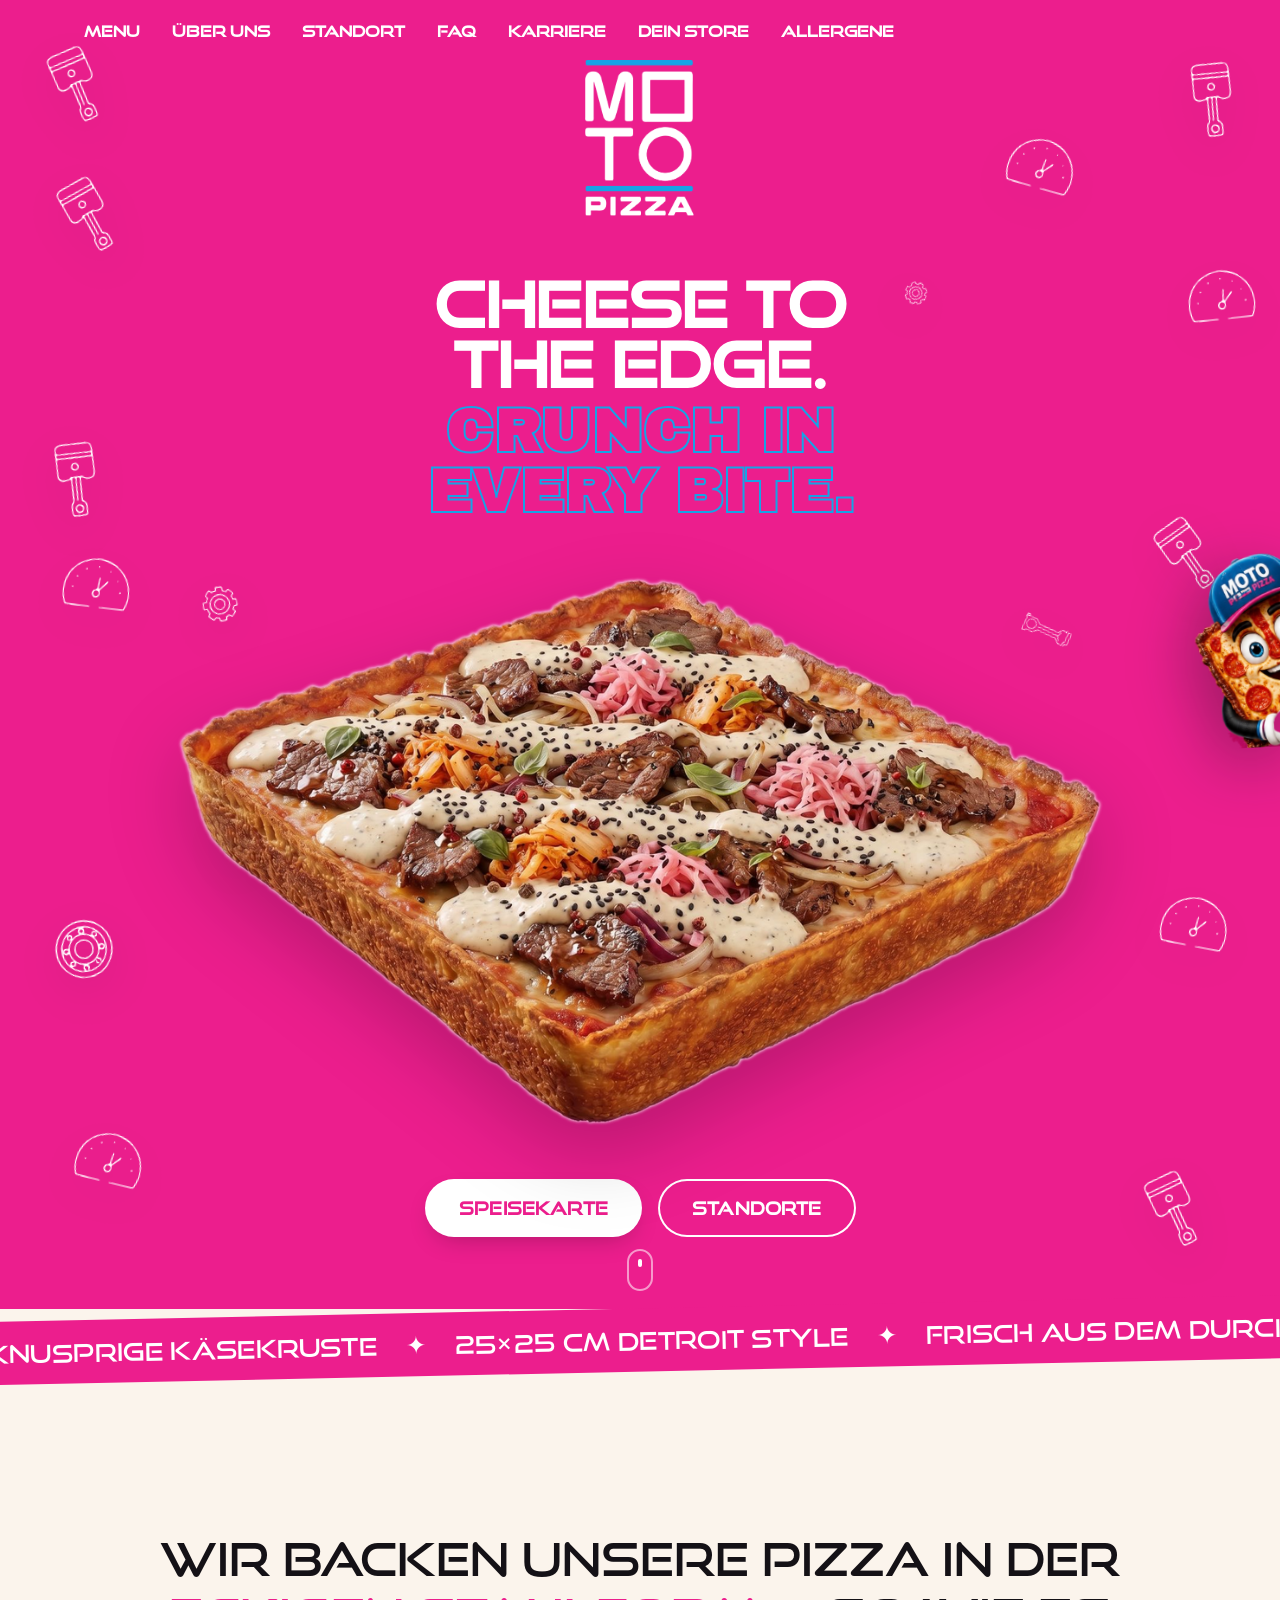
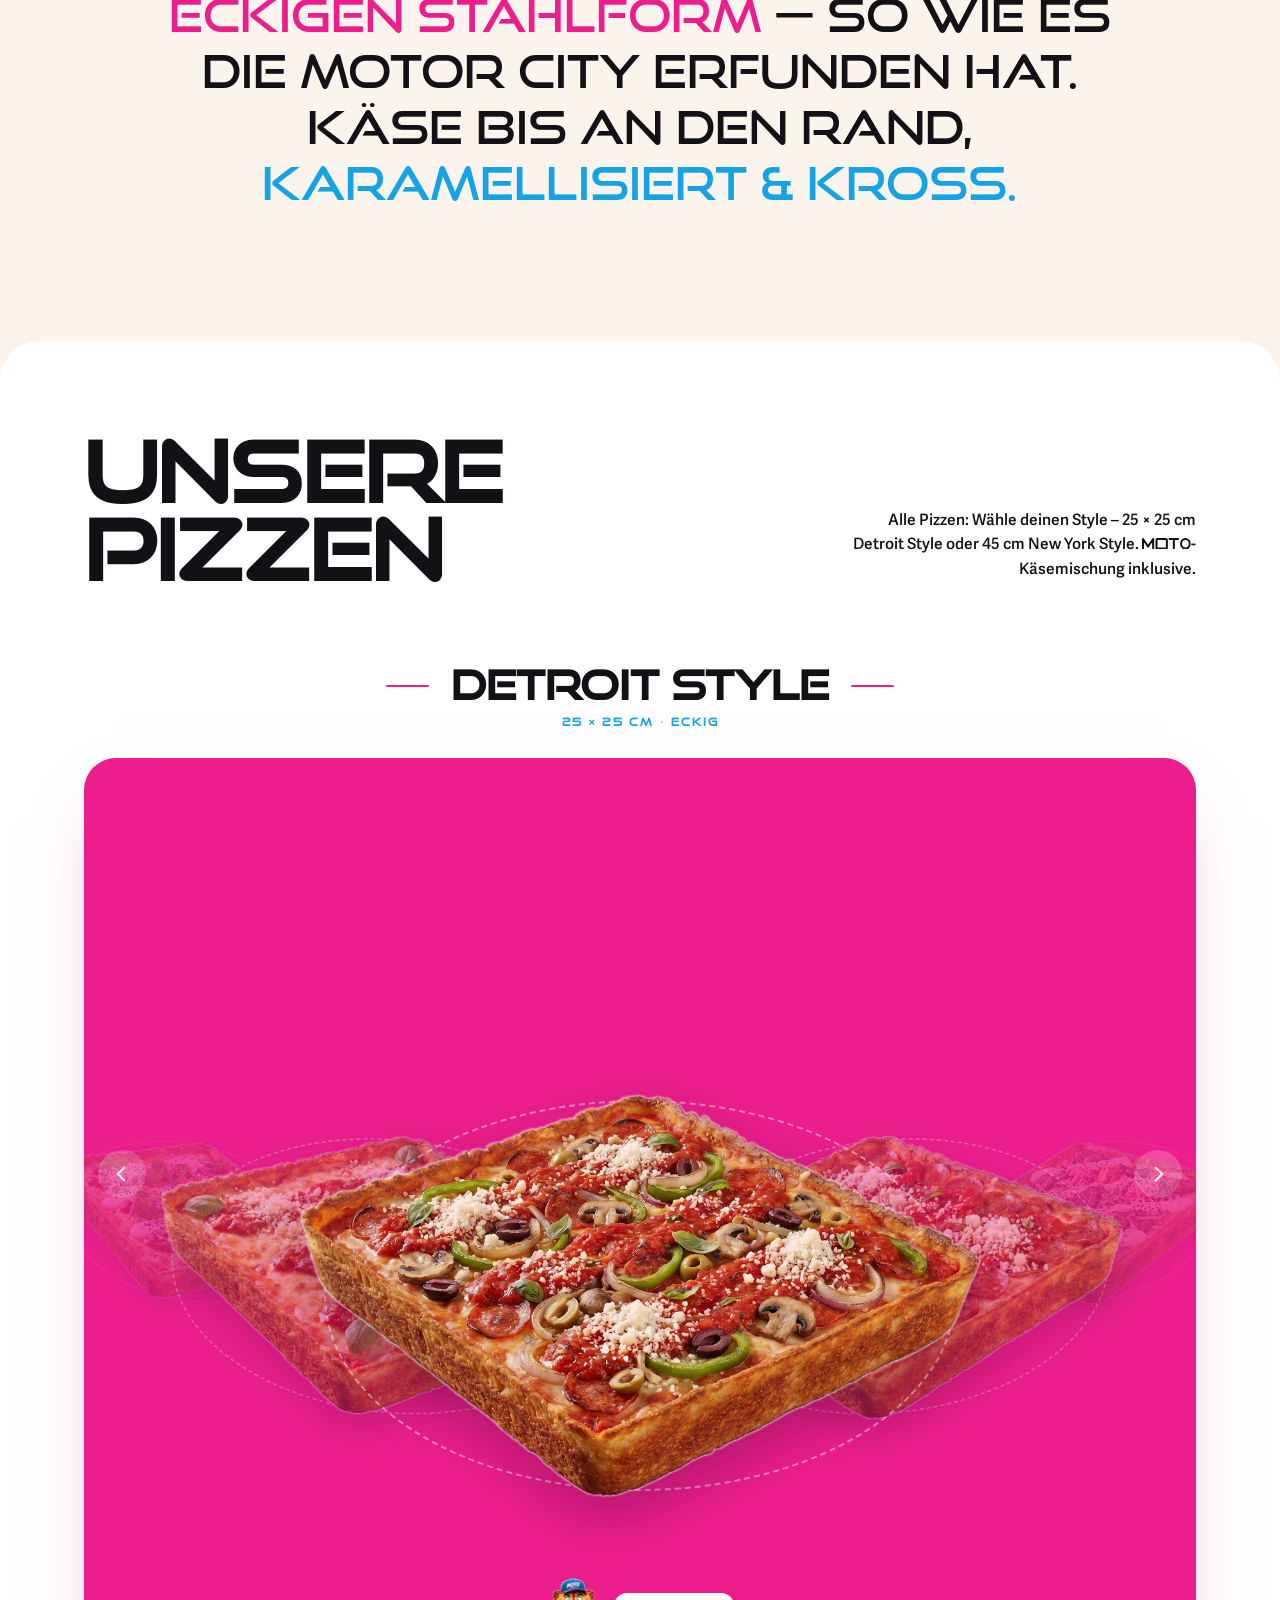
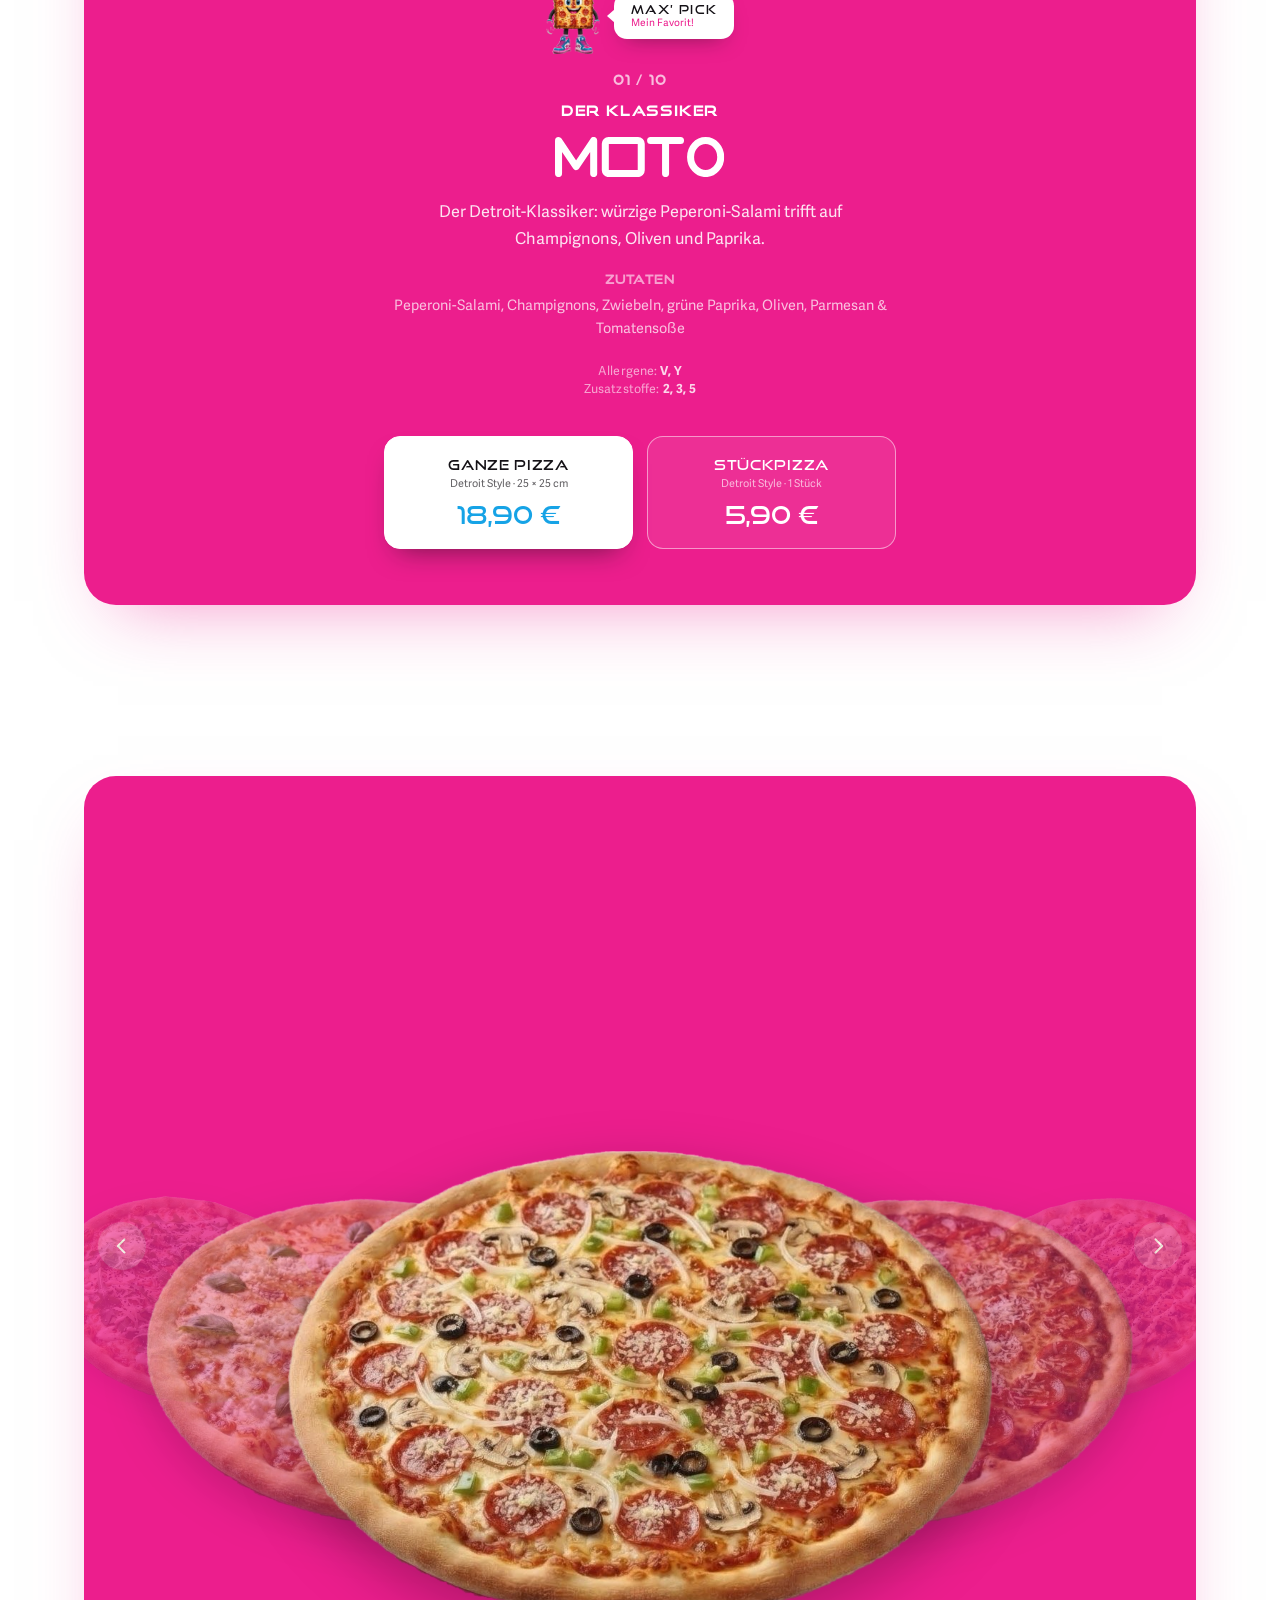
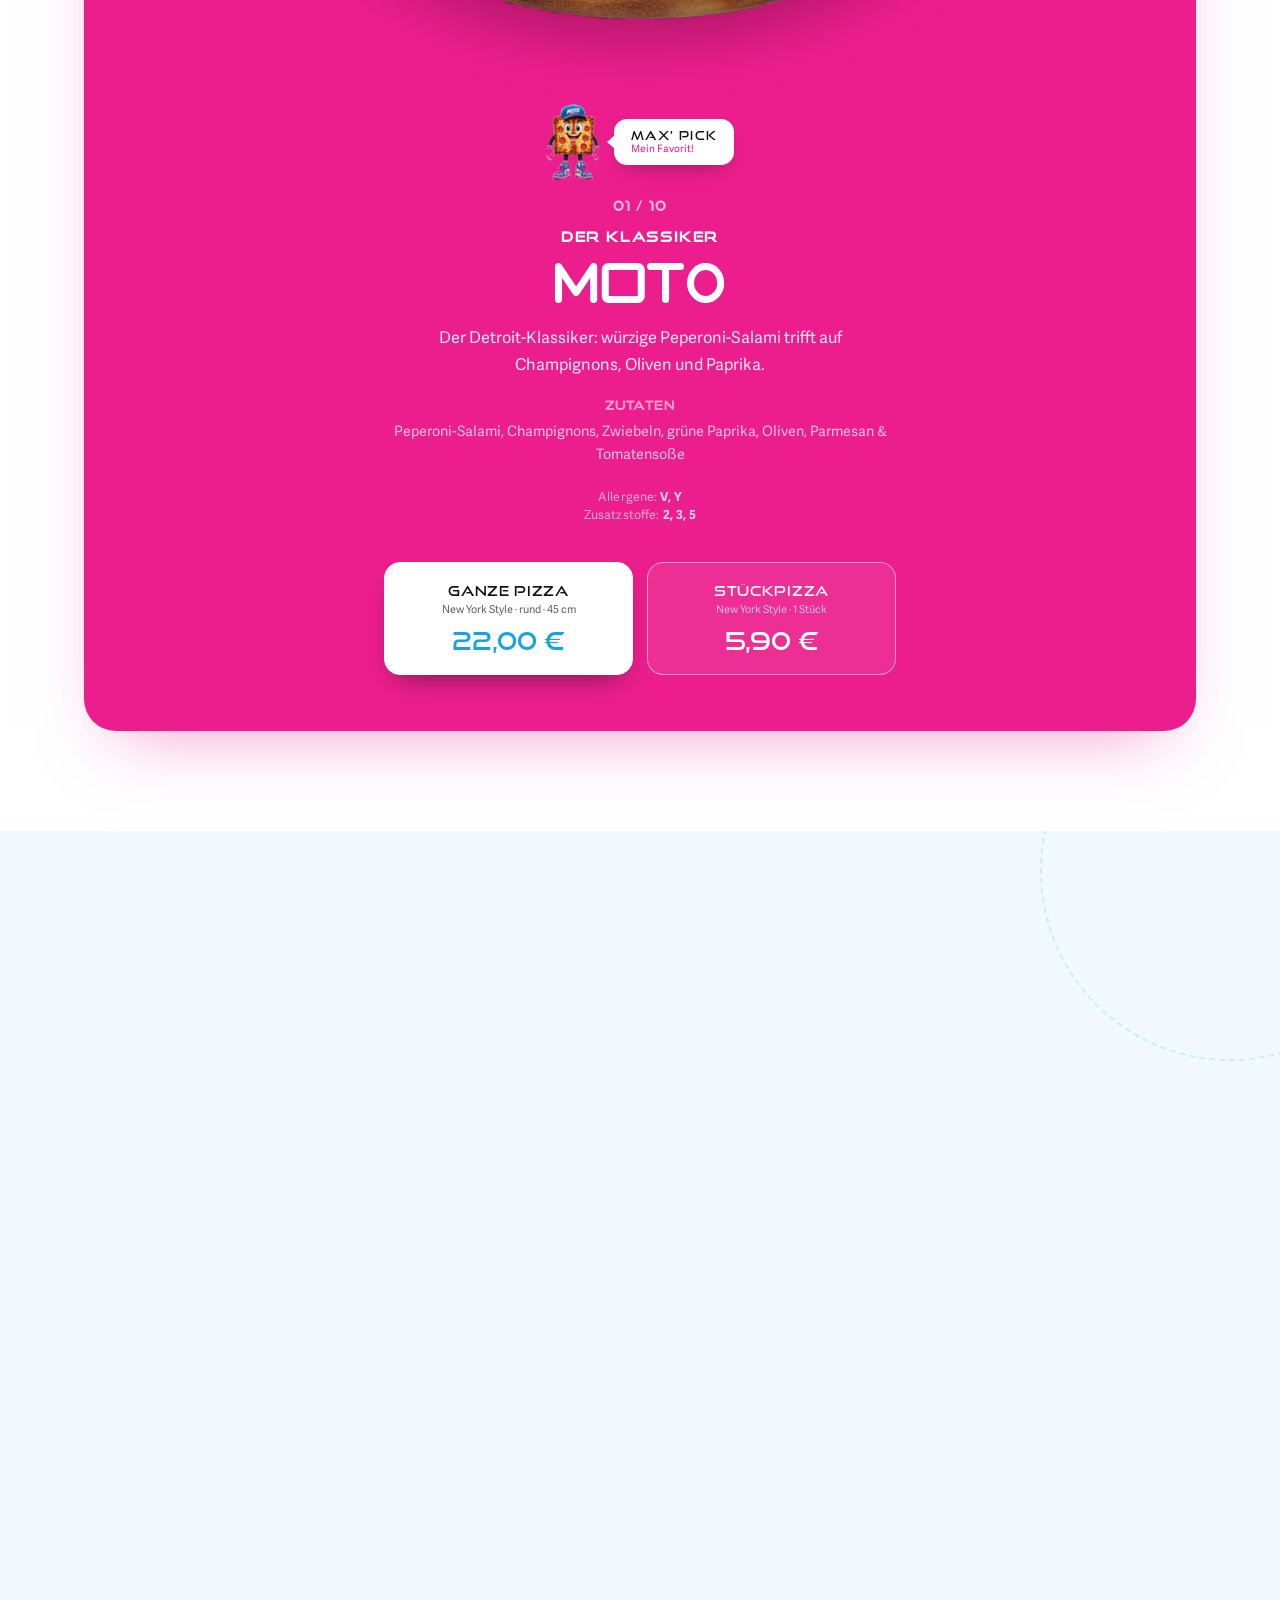
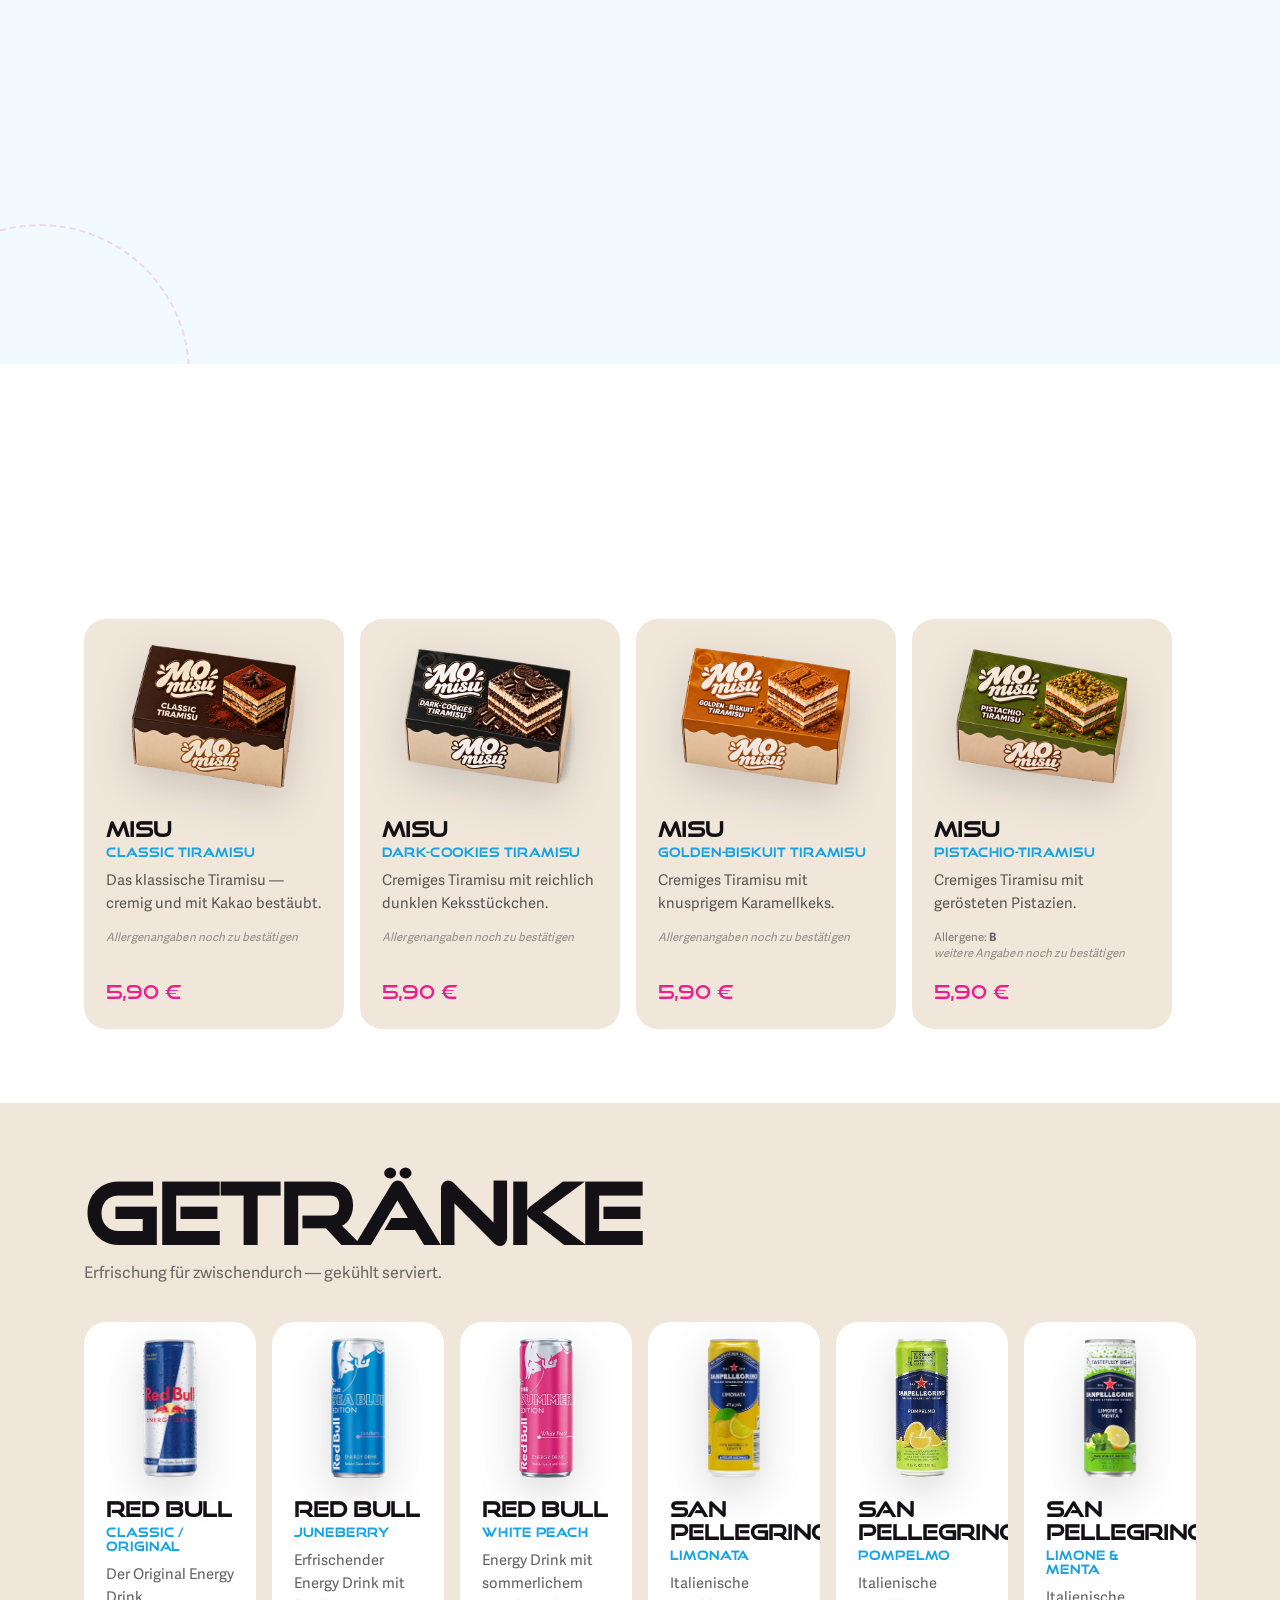
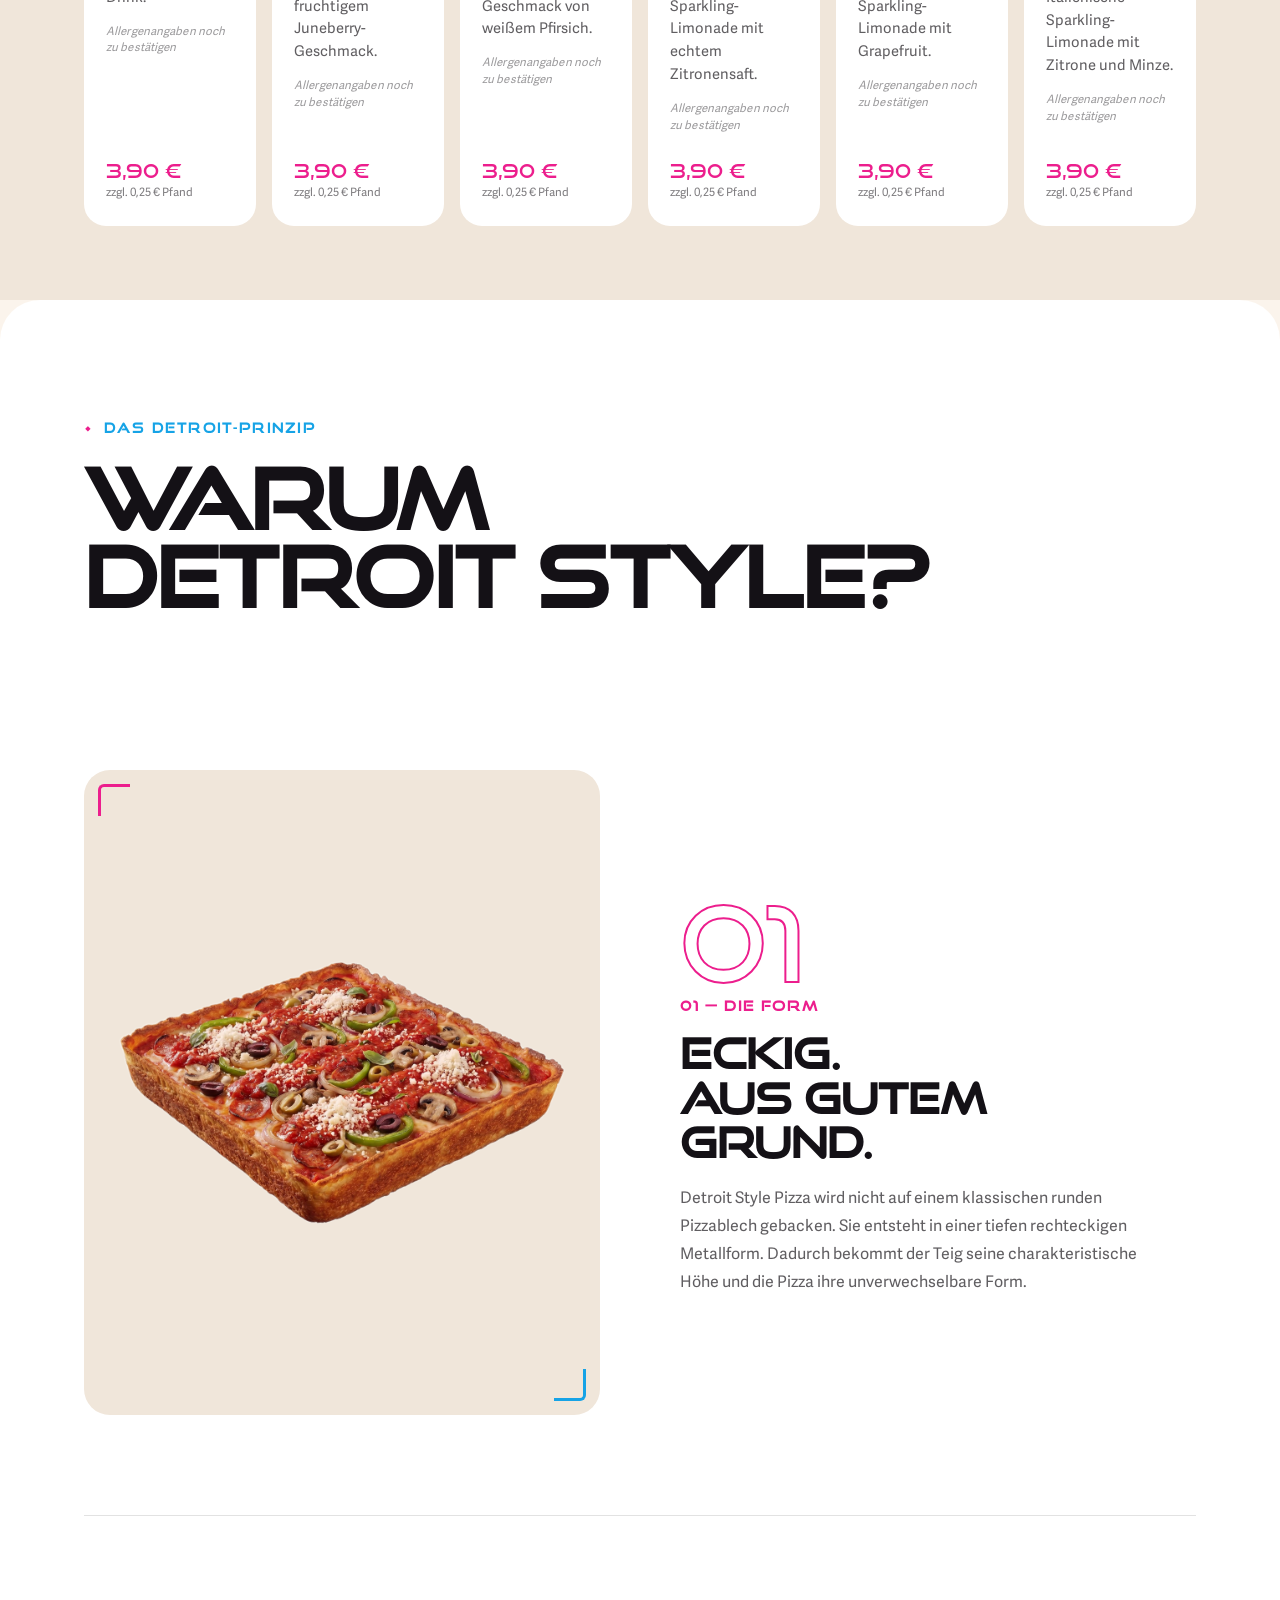
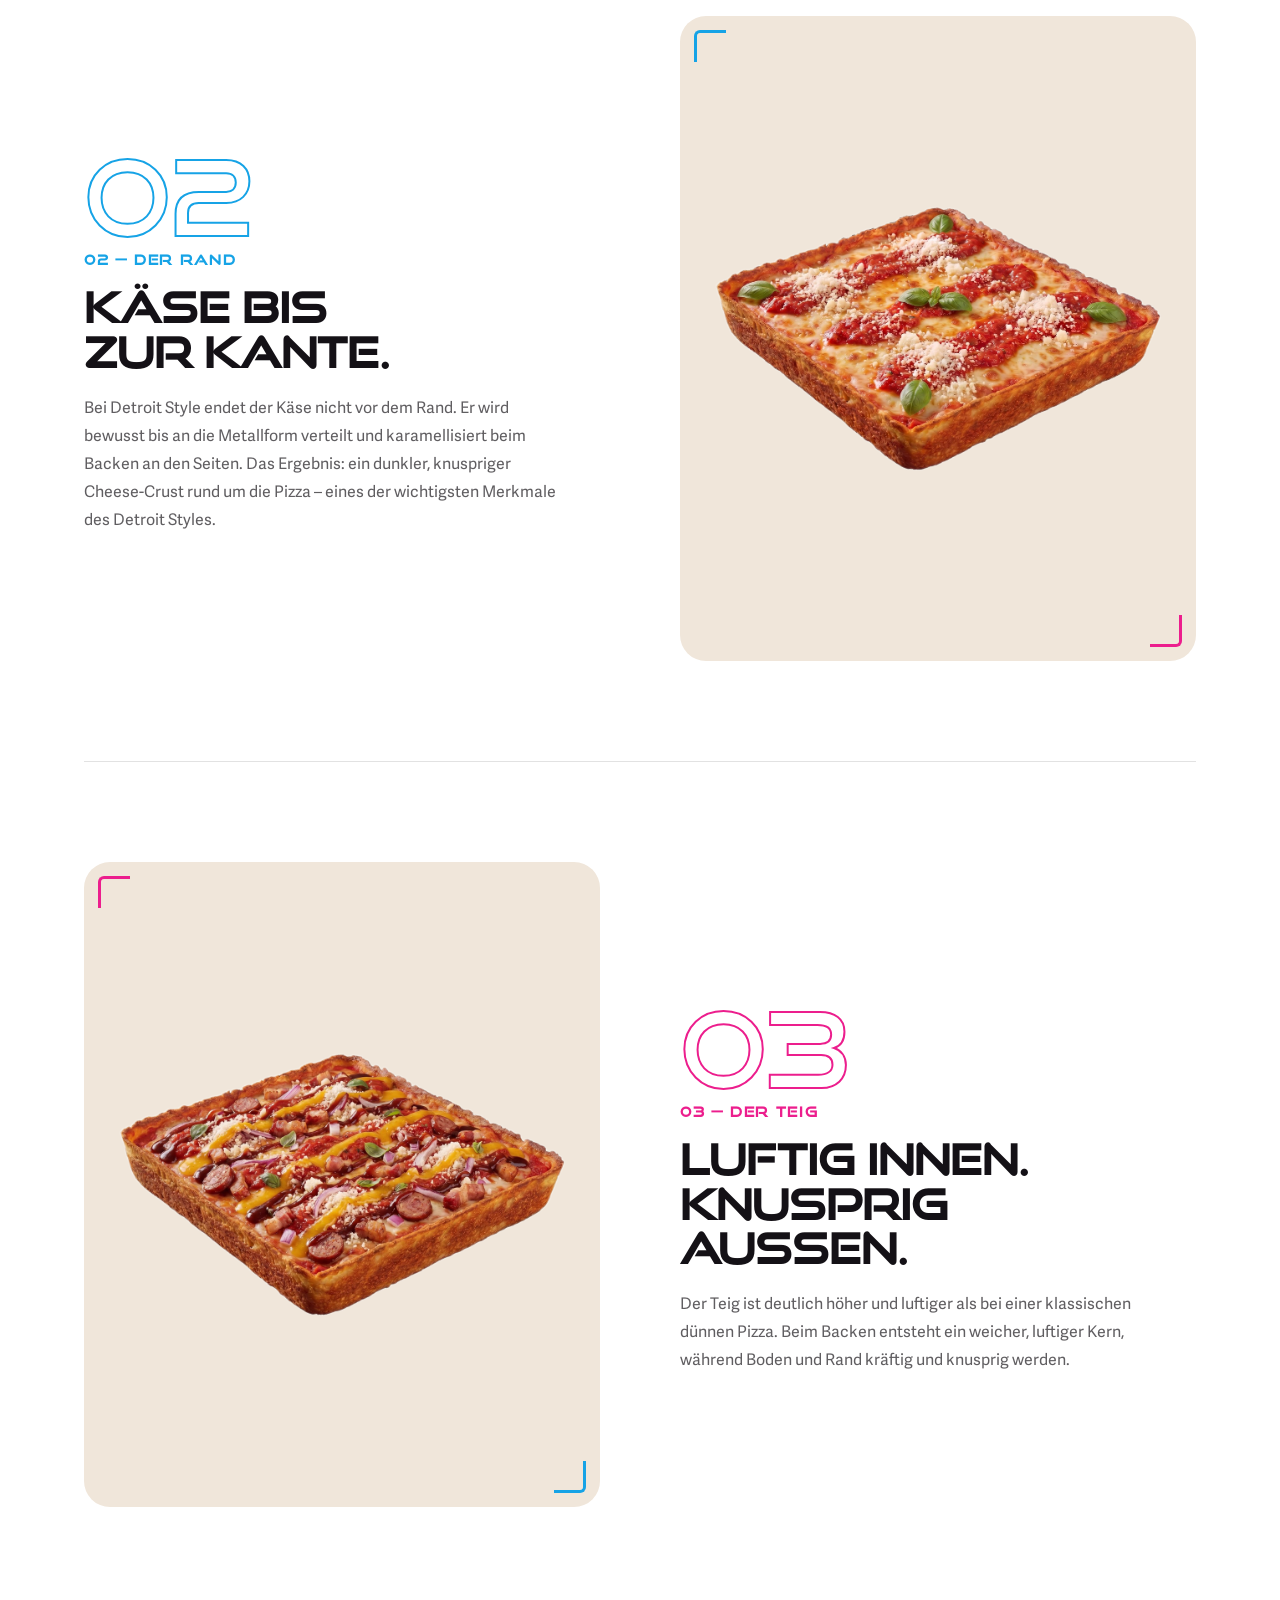
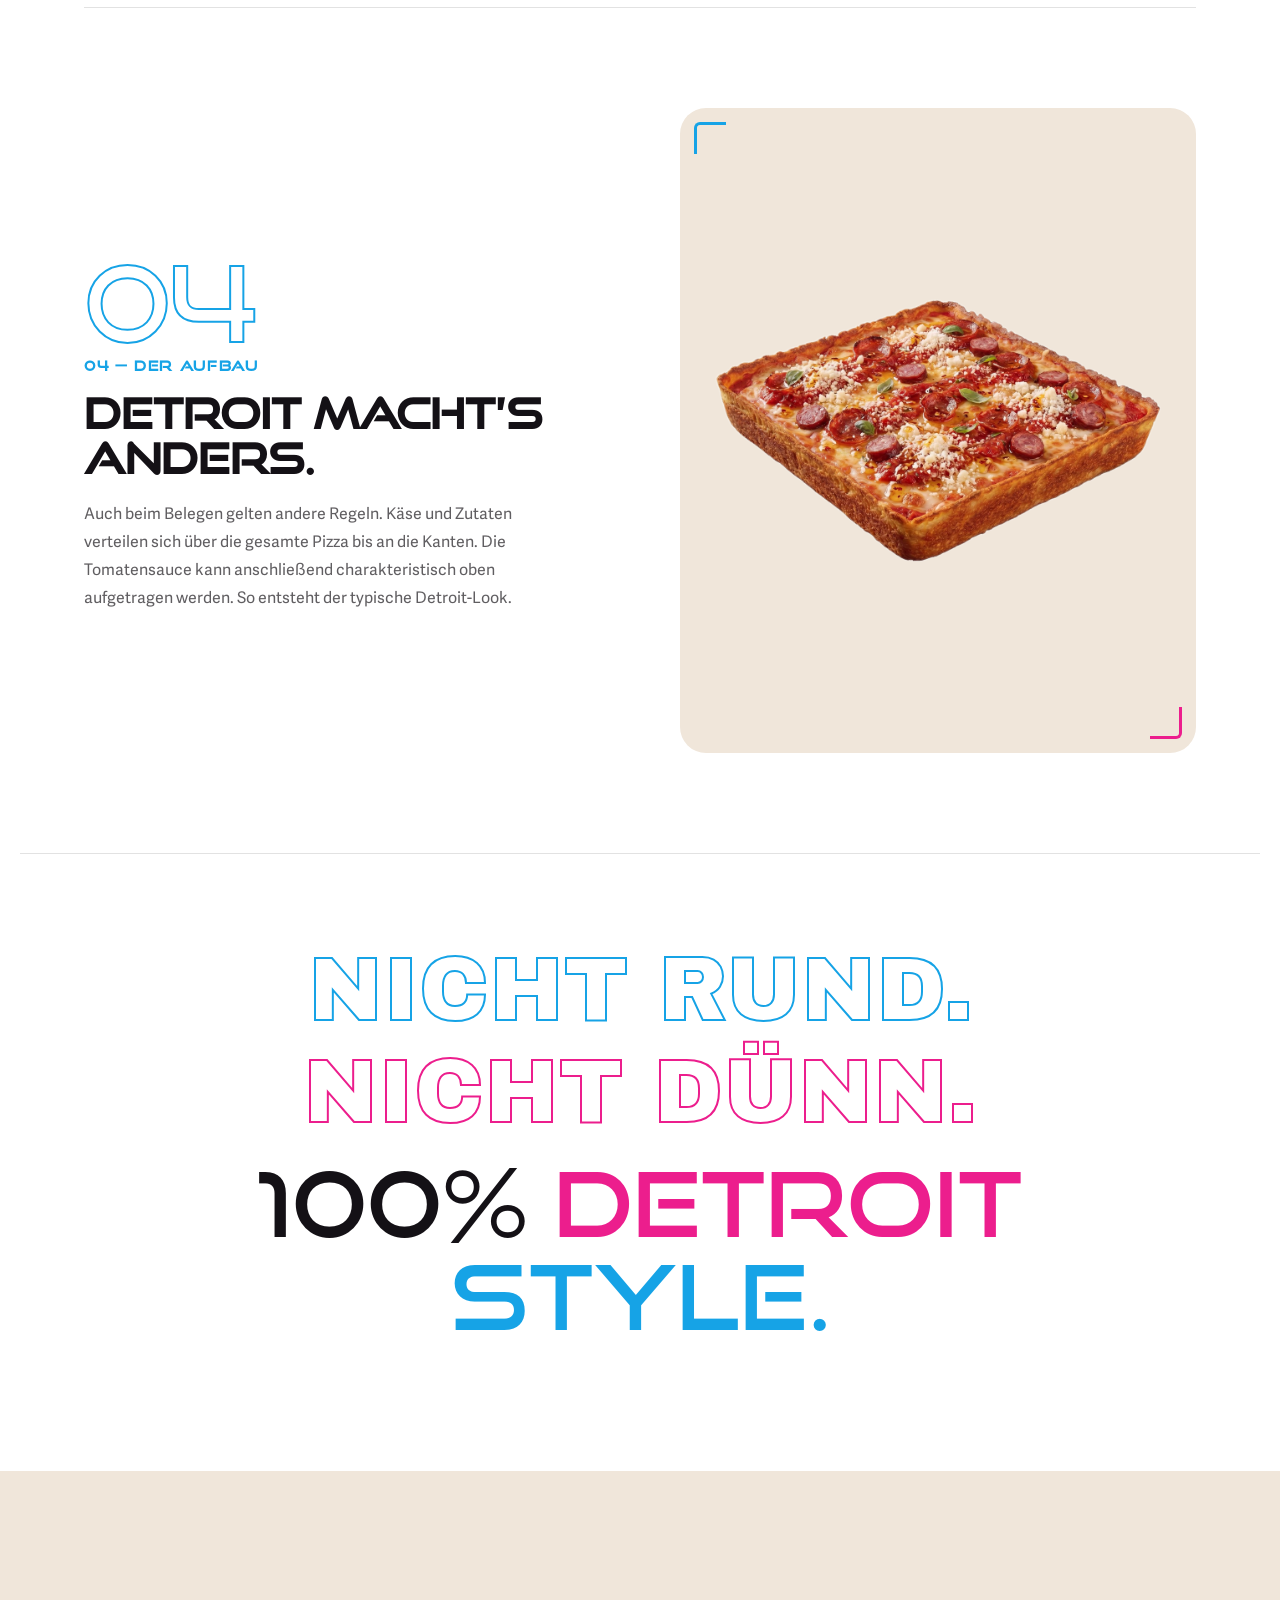
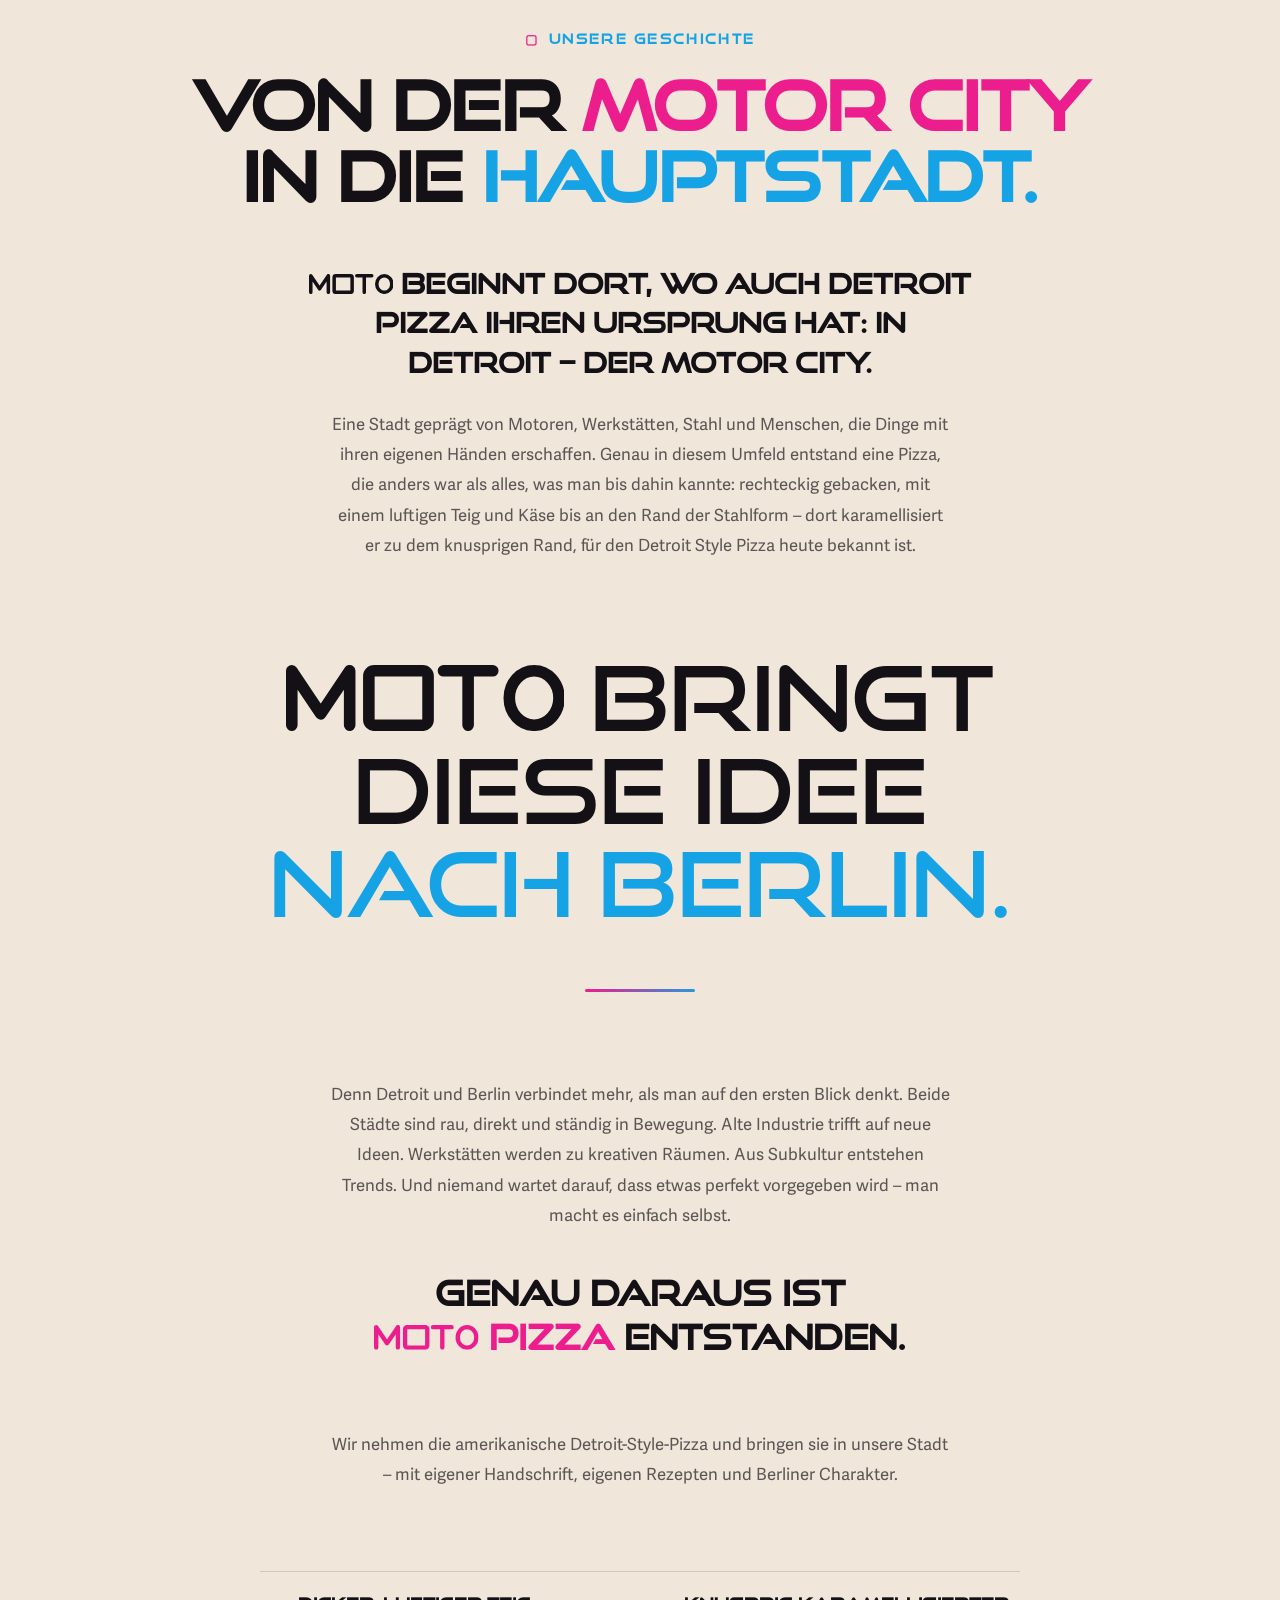
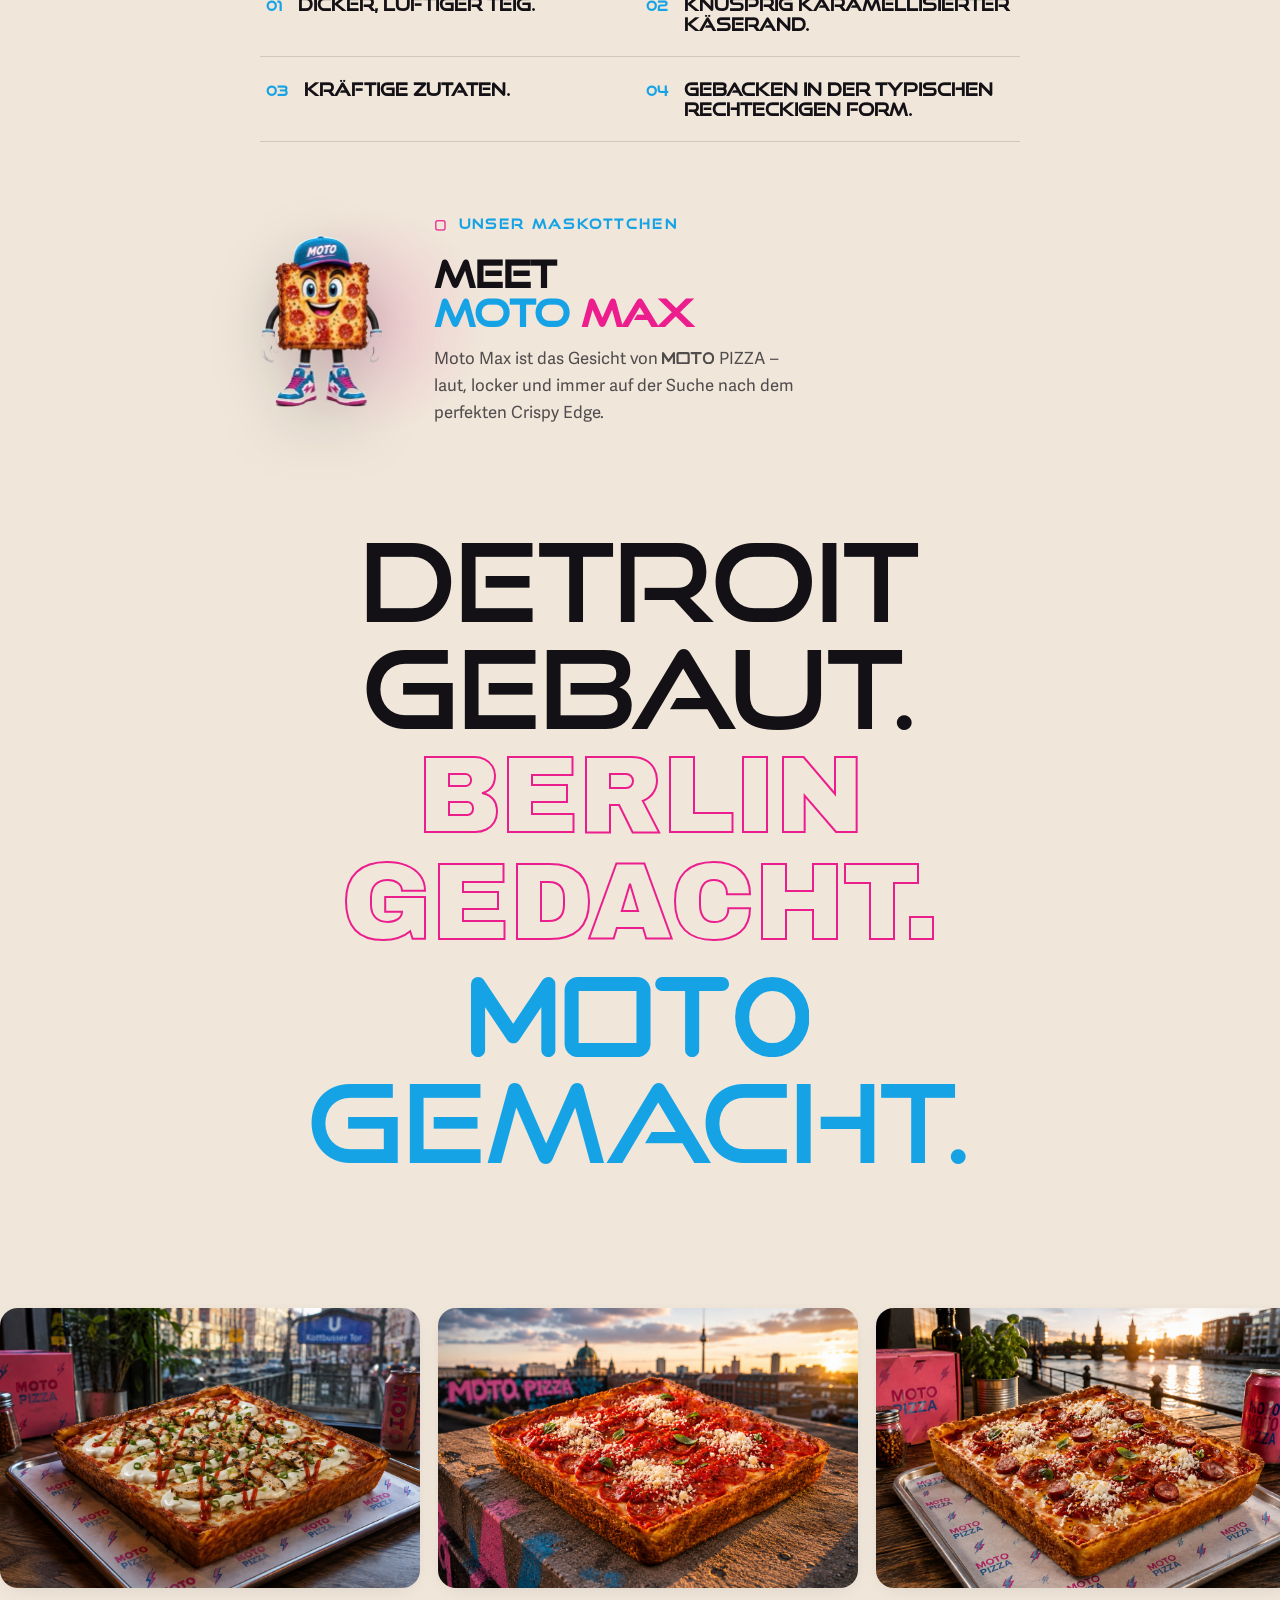
<file: index.html>
<!doctype html>
<html lang="de">
<head>
<meta charset="UTF-8" />
<meta name="viewport" content="width=device-width, initial-scale=1" />
<meta name="robots" content="noindex, nofollow" />
<title>MOTO PIZZA — Detroit Style Pizza, Berlin</title>
<link rel="icon" href="assets/images/logo.png" />

<!-- Original MOTO PIZZA brochure fonts (AdelleSansARA + Good Times) are
     loaded locally via @font-face in css/style.css — no external font
     service. -->
<link rel="stylesheet" href="css/style.css" />
</head>
<body>

<!-- ==========================================================================
     MOTO WORDMARK
     The brand's geometric logotype: monoline M, square O, T, circle O — the
     same construction as the printed MOTO mark. Defined once here and
     instanced with <use> wherever the word MOTO appears as copy, so every
     occurrence is drawn instead of typeset. Strokes use currentColor and the
     instance is sized in em (see .moto-mark in css/style.css), so each one
     inherits the colour and scale of whatever text surrounds it.
     ONE cut, used everywhere — no per-context variants. The mark is a logo,
     so it has to read identically in every position; only its overall size
     changes with the surrounding text.
     Coordinate system: cap height = 100 units (the OUTER contour spans the
     full 0–100, so the mark is exactly as tall as a capital letter), stroke
     centre lines inset by half the stroke.
     Proportions are taken from the supplied reference artwork, measured
     against its cap height: M 1.052, square O 1.072, T 0.922, circle O 0.928
     wide; gaps 0.115 / 0.058 / 0.075. That totals an aspect of 4.22 — the
     tight spacing of the reference, not letters strung out across a line.
     Stroke width 17.54 is the measured stem width of Good Times relative to
     its cap height (51/290.8) — the face that sets every headline, nav item,
     button and price here — so the mark carries real weight instead of
     reading as a thin outline.
     ========================================================================== -->
<svg width="0" height="0" style="position:absolute" aria-hidden="true" focusable="false">
  <defs>
    <symbol id="moto-wordmark" viewBox="0 0 422 100">
      <g fill="none" stroke="currentColor" stroke-width="17.54" stroke-linecap="round" stroke-linejoin="round">
        <!-- M: vertical outer stems, V dipping to 74% of cap height -->
        <path d="M8.77 91.23 V8.77 L52.6 74 L96.43 8.77 V91.23" />
        <!-- O as a rounded square -->
        <rect x="125.47" y="8.77" width="89.66" height="82.46" rx="8" />
        <!-- T: top bar + centred stem -->
        <path d="M238.47 8.77 H313.13 M275.8 8.77 V91.23" />
        <!-- O as a circle -->
        <ellipse cx="375.8" cy="50" rx="37.63" ry="41.23" />
      </g>
    </symbol>
  </defs>
</svg>

<!-- ==========================================================================
     NAV
     ========================================================================== -->
<header class="nav" data-section="nav">
  <div class="nav__inner">
    <nav class="nav__links" aria-label="Hauptnavigation">
      <a href="#menu">Menu</a>
      <a href="#about">Über uns</a>
      <a href="#order">Standort</a>
      <a href="faq.html">FAQ</a>
      <a href="karriere.html">Karriere</a>
      <a href="dein-store.html">Dein Store</a>
      <!-- short label here on purpose: the full "Allergene & Zusatzstoffe"
           would push this bar to two rows on narrower desktops. The burger
           menu and the page itself carry the full name. Same shortening the
           other desktop links already use. -->
      <a href="allergene.html" title="Allergene &amp; Zusatzstoffe">Allergene</a>
    </nav>

    <button class="nav__burger" aria-label="Menü öffnen" aria-expanded="false" id="burgerBtn">
      <span></span><span></span><span></span>
    </button>
  </div>

  <div class="nav__mobile" id="mobileMenu">
    <a href="#menu">Menu</a>
    <a href="#about">Über uns</a>
    <a href="#order">Standort</a>
    <a href="faq.html">FAQ</a>
    <a href="karriere.html">Karriere</a>
    <a href="dein-store.html">Dein Store</a>
    <a href="allergene.html">Allergene &amp; Zusatzstoffe</a>
  </div>
</header>

<main id="top">

  <!-- ==========================================================================
       HERO
       ========================================================================== -->
  <section class="hero" data-section="hero">
    <!-- shared line-art icon set for the hero's decorative MOTO/mechanic pattern
         (see assets/source reference sheet) — defined once, instanced via
         <use> in each .hero__topping below so the markup below stays short.
         All white line-art, no fill except small accent dots, to match the
         reference sheet's pink-background/white-icon look. -->
    <svg width="0" height="0" style="position:absolute" aria-hidden="true">
      <defs>
        <!-- piston (Kolben) — traced 1:1 from the user's reference photo; scaled
             by geometric-mean-of-bbox (not just max-dimension) so its visual
             weight matches the other 4 icons despite the tall/narrow shape -->
        <g id="icon-piston" fill="var(--white)">
          <path d="M 57.90,9.25 C 57.64,9.28 56.77,9.50 55.96,9.76 C 53.31,10.55 49.91,11.48 48.22,11.88 C 47.31,12.09 46.35,12.36 46.10,12.45 C 45.84,12.56 45.01,12.82 44.25,13.01 C 43.50,13.21 42.50,13.52 42.04,13.71 C 41.58,13.89 40.47,14.17 39.55,14.30 C 38.65,14.43 37.48,14.70 36.97,14.93 C 36.47,15.15 35.73,15.39 35.33,15.46 C 34.39,15.64 31.58,16.57 30.88,16.94 C 30.59,17.10 30.24,17.23 30.11,17.23 C 29.83,17.23 28.39,18.19 27.99,18.65 C 27.82,18.83 27.42,19.48 27.06,20.09 C 26.49,21.12 26.46,21.31 26.49,22.78 C 26.51,23.96 26.62,24.62 26.90,25.27 C 27.12,25.75 27.34,26.49 27.40,26.89 C 27.56,28.20 27.88,29.47 28.15,30.01 C 28.30,30.29 28.61,31.28 28.85,32.22 C 29.09,33.16 29.50,34.55 29.76,35.30 C 30.02,36.06 30.44,37.52 30.70,38.53 C 30.96,39.54 31.44,41.20 31.73,42.22 C 32.04,43.23 32.41,44.63 32.58,45.35 C 32.73,46.05 33.02,47.10 33.22,47.66 C 33.41,48.21 33.74,49.35 33.92,50.20 C 34.13,51.03 34.42,52.03 34.61,52.42 C 35.01,53.26 36.56,54.76 37.32,55.03 C 37.63,55.16 38.02,55.31 38.18,55.40 C 38.90,55.77 40.60,55.83 41.65,55.49 C 43.11,55.05 44.25,54.52 44.25,54.30 C 44.25,54.20 44.42,54.11 44.62,54.11 C 45.14,54.11 46.32,53.50 47.05,52.84 C 48.16,51.90 48.49,51.79 48.88,52.29 C 49.60,53.21 50.13,54.63 50.43,56.32 C 50.60,57.28 50.91,58.48 51.09,59.00 C 51.30,59.50 51.59,60.58 51.74,61.40 C 51.89,62.21 52.26,63.65 52.57,64.59 C 52.86,65.53 53.10,66.47 53.10,66.71 C 53.12,66.93 53.25,67.44 53.40,67.85 C 53.56,68.26 53.93,69.58 54.23,70.78 C 54.52,72.00 54.91,73.14 55.06,73.31 C 55.45,73.73 55.45,75.67 55.08,76.37 C 54.93,76.65 54.67,77.13 54.50,77.44 C 54.34,77.73 54.21,78.29 54.21,78.66 C 54.21,79.41 54.69,81.98 54.97,82.69 C 55.06,82.95 55.21,83.62 55.30,84.17 C 55.39,84.74 55.67,85.65 55.92,86.20 C 56.18,86.75 56.66,87.82 56.99,88.56 C 57.49,89.70 57.73,89.98 58.41,90.38 L 59.23,90.86 L 60.55,90.57 C 61.27,90.40 62.23,90.22 62.69,90.16 C 63.84,90.00 68.10,88.71 68.52,88.39 C 68.63,88.30 69.17,88.13 69.72,88.02 C 71.32,87.67 72.58,87.05 72.91,86.40 C 73.37,85.53 73.28,83.91 72.67,81.85 C 72.37,80.85 71.95,79.26 71.75,78.34 C 71.54,77.42 71.25,76.43 71.08,76.13 C 70.94,75.83 70.81,75.48 70.81,75.36 C 70.81,74.45 69.00,73.07 65.83,71.56 C 65.57,71.45 65.35,71.17 65.31,70.99 C 65.27,70.78 65.18,70.45 65.11,70.25 C 64.74,69.38 64.37,68.15 64.17,67.02 C 64.06,66.37 63.80,65.42 63.60,64.90 C 63.41,64.40 63.17,63.35 63.06,62.59 C 62.95,61.84 62.62,60.46 62.32,59.55 C 62.05,58.63 61.64,57.23 61.44,56.42 C 60.85,54.09 60.50,52.82 60.09,51.55 C 59.59,49.98 59.43,48.12 59.74,47.75 C 60.04,47.38 61.40,47.40 62.60,47.77 C 64.52,48.36 65.74,48.43 66.90,48.01 C 67.47,47.81 68.26,47.55 68.67,47.45 C 69.05,47.36 69.55,47.16 69.77,47.01 C 69.98,46.86 70.25,46.74 70.40,46.74 C 70.53,46.74 70.86,46.50 71.10,46.18 C 71.36,45.89 71.80,45.50 72.10,45.32 C 72.71,44.97 73.09,44.08 73.41,42.27 C 73.66,40.85 73.48,39.32 72.74,36.96 C 72.50,36.21 72.13,34.88 71.91,34.01 C 71.69,33.14 71.36,32.11 71.18,31.71 C 70.99,31.30 70.79,30.54 70.71,30.05 C 70.57,28.90 70.09,27.23 69.79,26.73 C 69.66,26.52 69.42,25.73 69.24,24.98 C 69.05,24.22 68.80,23.33 68.69,23.04 C 68.56,22.73 68.26,21.69 68.04,20.73 C 67.82,19.78 67.45,18.45 67.23,17.78 C 66.99,17.12 66.69,16.12 66.57,15.57 C 66.44,15.02 66.23,14.43 66.10,14.28 C 65.97,14.13 65.77,13.67 65.64,13.27 C 65.13,11.62 63.73,9.95 62.43,9.41 C 61.77,9.13 59.17,9.04 57.90,9.25 M 61.94,10.48 C 62.12,10.65 62.36,10.78 62.47,10.78 C 62.71,10.78 64.17,12.55 64.17,12.86 C 64.17,12.97 64.32,13.39 64.50,13.80 C 64.68,14.22 64.98,14.87 65.15,15.26 C 65.48,15.98 65.55,17.16 65.31,17.54 C 65.13,17.82 61.66,18.98 59.89,19.35 C 59.11,19.50 58.12,19.79 57.68,19.98 C 57.23,20.18 56.15,20.48 55.22,20.64 C 54.32,20.83 53.03,21.16 52.37,21.38 C 51.70,21.60 50.80,21.86 50.34,21.91 C 49.34,22.08 47.61,22.52 47.11,22.76 C 46.91,22.87 46.21,23.06 45.54,23.21 C 44.88,23.35 43.88,23.59 43.33,23.74 C 42.78,23.91 41.45,24.24 40.38,24.51 C 39.31,24.79 38.37,25.09 38.26,25.16 C 38.17,25.23 37.78,25.36 37.43,25.44 C 36.38,25.64 34.24,26.30 33.74,26.56 C 32.45,27.24 29.89,27.59 29.13,27.19 C 28.45,26.82 27.32,24.18 27.56,23.44 C 27.62,23.22 27.73,22.61 27.77,22.12 C 27.86,21.12 28.02,20.81 28.98,19.81 C 30.05,18.69 31.80,17.82 34.39,17.14 C 34.90,17.01 35.90,16.71 36.60,16.49 C 38.57,15.88 40.43,15.39 40.82,15.39 C 41.01,15.39 41.63,15.15 42.20,14.85 C 42.78,14.56 43.70,14.26 44.25,14.19 C 45.63,14.00 47.52,13.58 48.25,13.27 C 48.60,13.12 49.47,12.88 50.21,12.73 C 50.95,12.56 51.79,12.32 52.09,12.18 C 52.40,12.03 53.14,11.81 53.75,11.72 C 54.36,11.61 55.89,11.18 57.16,10.78 C 59.67,9.98 61.27,9.87 61.94,10.48 M 66.03,19.59 C 66.10,19.66 66.21,20.11 66.27,20.59 C 66.38,21.36 66.34,21.53 65.94,21.93 C 65.68,22.19 65.26,22.39 65.00,22.39 C 64.74,22.39 64.20,22.56 63.80,22.76 C 63.39,22.97 62.86,23.13 62.60,23.13 C 62.34,23.13 61.83,23.26 61.46,23.41 C 61.11,23.56 60.65,23.68 60.44,23.68 C 60.26,23.68 59.76,23.85 59.37,24.03 C 58.97,24.24 58.03,24.50 57.31,24.62 C 56.57,24.75 55.72,24.98 55.41,25.12 C 55.11,25.29 54.03,25.60 53.01,25.82 C 52.00,26.06 50.60,26.41 49.88,26.64 C 49.18,26.86 47.96,27.19 47.20,27.37 C 45.78,27.72 45.58,27.78 41.67,29.07 C 40.40,29.49 38.87,29.94 38.26,30.07 C 37.13,30.30 35.42,30.73 32.73,31.41 C 30.68,31.93 30.55,31.91 29.98,31.10 C 28.82,29.40 30.03,28.17 33.28,27.76 C 33.91,27.67 34.57,27.52 34.79,27.41 C 35.01,27.28 35.42,27.19 35.70,27.19 C 36.14,27.19 37.74,26.73 43.51,24.96 C 45.69,24.29 48.38,23.57 50.02,23.22 C 50.71,23.08 52.16,22.67 53.25,22.32 C 54.34,21.97 55.68,21.58 56.24,21.47 C 56.79,21.36 57.57,21.14 57.95,20.99 C 58.32,20.84 58.89,20.73 59.21,20.73 C 59.91,20.73 62.71,20.03 63.01,19.78 C 63.58,19.31 65.64,19.18 66.03,19.59 M 67.39,23.72 C 67.75,24.03 67.93,24.50 68.13,25.49 C 68.30,26.23 68.54,27.19 68.70,27.61 C 69.02,28.46 69.17,29.00 69.52,30.49 C 69.64,31.04 69.94,31.91 70.18,32.43 C 70.40,32.94 70.70,34.03 70.81,34.84 C 70.94,35.65 71.23,36.72 71.47,37.22 C 72.28,38.84 72.41,42.57 71.71,43.97 C 71.29,44.85 69.88,45.74 67.97,46.35 C 64.85,47.34 63.21,47.31 61.59,46.22 C 60.87,45.74 59.85,45.76 58.38,46.29 C 57.95,46.44 56.51,46.86 55.15,47.21 C 53.79,47.57 52.59,47.92 52.48,48.01 C 52.14,48.27 49.93,48.95 49.43,48.95 C 48.77,48.97 48.11,49.61 47.57,50.76 C 47.11,51.79 46.65,52.14 45.08,52.64 C 44.68,52.77 44.18,52.99 43.98,53.12 C 43.77,53.25 42.94,53.56 42.13,53.84 C 40.21,54.48 39.09,54.41 37.63,53.50 C 36.17,52.60 35.57,51.60 34.94,49.08 C 34.64,47.93 34.35,46.88 34.28,46.74 C 34.18,46.59 33.91,45.63 33.65,44.61 C 33.41,43.60 33.04,42.44 32.82,42.03 C 32.62,41.65 32.45,41.02 32.45,40.65 C 32.45,39.97 31.97,38.12 31.71,37.79 C 31.49,37.50 30.97,35.03 30.97,34.21 C 30.97,33.35 31.34,33.02 32.54,32.81 C 32.95,32.74 33.54,32.54 33.83,32.35 C 34.15,32.17 34.92,31.96 35.58,31.89 C 36.25,31.84 37.21,31.63 37.71,31.43 C 38.54,31.13 40.05,30.73 41.85,30.32 C 44.64,29.71 47.28,28.98 48.00,28.63 C 48.38,28.44 49.58,28.11 50.67,27.91 C 51.76,27.70 52.79,27.45 52.97,27.35 C 53.16,27.24 53.75,27.11 54.27,27.06 C 54.80,27.00 55.48,26.82 55.78,26.65 C 56.09,26.47 57.29,26.06 58.45,25.73 C 59.61,25.40 60.77,25.03 61.03,24.88 C 61.29,24.75 62.45,24.42 63.61,24.16 C 64.78,23.89 65.86,23.59 66.01,23.50 C 66.47,23.22 66.90,23.30 67.39,23.72 M 57.70,48.40 C 58.16,48.63 58.54,49.78 59.10,52.45 C 59.35,53.72 59.67,55.16 59.82,55.68 C 59.96,56.18 60.17,56.90 60.26,57.25 C 60.37,57.60 60.53,58.41 60.66,59.05 C 60.77,59.68 61.01,60.55 61.20,60.99 C 61.38,61.41 61.68,62.50 61.86,63.42 C 62.03,64.33 62.32,65.32 62.51,65.64 C 62.69,65.93 63.01,67.15 63.21,68.31 C 63.96,72.53 64.26,72.94 67.04,73.64 C 68.74,74.08 70.36,76.74 70.79,79.80 C 70.90,80.59 71.19,81.72 71.45,82.31 C 71.89,83.40 72.08,84.83 71.84,85.57 C 71.71,86.00 70.86,86.40 69.15,86.86 C 68.48,87.05 67.65,87.38 67.30,87.62 C 66.86,87.91 66.40,88.04 65.77,88.04 C 65.27,88.04 64.61,88.15 64.30,88.30 C 62.93,88.91 61.60,89.22 60.48,89.22 C 58.05,89.20 57.62,88.58 56.31,82.79 C 55.41,78.75 55.41,78.82 55.96,77.61 C 56.24,77.00 56.50,76.26 56.55,75.96 C 56.68,75.19 56.15,71.69 55.70,70.39 C 55.50,69.80 54.95,67.85 54.49,66.02 C 54.03,64.22 53.56,62.58 53.45,62.39 C 53.36,62.21 53.20,61.56 53.08,60.99 C 52.85,59.66 52.51,58.65 52.00,57.65 C 51.78,57.23 51.52,56.29 51.43,55.55 C 51.33,54.81 51.09,53.82 50.89,53.34 C 50.69,52.86 50.50,51.97 50.47,51.33 C 50.43,50.00 50.80,49.56 52.13,49.37 C 52.85,49.28 52.92,49.32 53.44,50.04 C 53.99,50.79 54.32,51.83 54.58,53.65 C 54.65,54.15 54.84,54.94 55.00,55.40 C 55.15,55.86 55.43,56.90 55.59,57.71 C 55.76,58.52 56.02,59.51 56.15,59.92 C 56.28,60.33 56.53,61.29 56.70,62.04 C 56.88,62.80 57.18,63.96 57.36,64.62 C 57.55,65.29 57.75,66.12 57.81,66.47 C 57.86,66.82 57.99,67.28 58.06,67.48 C 58.60,68.83 58.91,70.10 59.08,71.52 C 59.30,73.29 59.61,73.79 60.18,73.31 C 60.72,72.87 60.46,70.47 59.67,68.50 C 59.54,68.15 59.28,67.08 59.11,66.14 C 58.95,65.19 58.69,64.16 58.56,63.83 C 58.23,63.04 57.58,60.82 57.44,59.92 C 57.36,59.51 57.20,58.92 57.07,58.63 C 56.94,58.32 56.70,57.34 56.53,56.44 C 56.37,55.53 56.09,54.55 55.92,54.24 C 55.67,53.71 55.26,51.92 55.02,50.02 C 54.89,49.08 55.08,48.67 55.78,48.40 C 56.29,48.17 57.31,48.17 57.70,48.40 M 50.80,33.22 C 49.40,33.53 48.64,33.92 47.96,34.66 C 47.11,35.58 46.94,36.21 47.05,38.05 C 47.13,39.47 47.68,40.34 49.10,41.18 C 51.52,42.64 55.32,40.41 55.32,37.52 C 55.32,35.91 54.97,35.14 53.86,34.27 C 53.29,33.83 52.53,33.37 52.18,33.27 C 51.50,33.09 51.41,33.07 50.80,33.22 M 52.42,34.86 C 53.44,35.34 54.06,36.48 53.97,37.66 C 53.88,39.05 53.01,39.89 51.39,40.19 C 50.15,40.43 48.59,39.30 48.38,38.03 C 48.23,37.22 48.94,35.21 49.49,34.84 C 49.99,34.47 51.65,34.49 52.42,34.86 M 62.07,76.96 C 60.41,77.53 59.00,79.52 59.00,81.28 C 59.00,83.78 61.70,86.44 63.95,86.14 C 64.92,86.01 67.12,85.06 67.34,84.63 C 68.54,82.51 68.50,79.47 67.27,78.18 C 65.94,76.76 63.96,76.30 62.07,76.96 M 64.39,78.29 C 66.21,78.69 66.93,79.73 66.93,81.96 C 66.93,82.99 66.80,83.19 65.74,83.89 C 64.59,84.61 63.32,84.87 62.66,84.50 C 61.88,84.10 60.52,82.38 60.37,81.68 C 60.13,80.33 61.00,78.82 62.23,78.45 C 62.64,78.32 63.06,78.20 63.15,78.18 C 63.26,78.14 63.36,78.10 63.37,78.10 C 63.39,78.08 63.85,78.18 64.39,78.29"/>
        </g>
        <!-- speedometer (Tacho) — traced 1:1 from the user's reference photo,
             geometric-mean scaled to match the other icons' visual weight -->
        <g id="icon-speedo" fill="var(--white)">
          <path d="M 48.61,23.45 C 47.94,23.54 46.67,23.72 45.79,23.86 C 44.92,24.02 43.47,24.21 42.59,24.30 C 41.58,24.41 40.65,24.62 40.03,24.90 C 39.50,25.15 38.60,25.48 38.02,25.64 C 35.84,26.28 31.06,28.58 30.35,29.33 C 30.10,29.60 29.40,30.09 28.76,30.45 C 28.14,30.78 27.23,31.52 26.73,32.05 C 24.86,34.07 21.93,36.98 21.57,37.18 C 21.36,37.28 20.92,37.92 20.60,38.57 C 20.27,39.22 19.58,40.36 19.07,41.08 C 18.55,41.79 18.10,42.58 18.04,42.85 C 17.97,43.09 17.72,43.66 17.48,44.10 C 16.95,45.02 16.56,45.99 16.56,46.45 C 16.56,46.64 16.40,46.98 16.21,47.23 C 16.01,47.47 15.85,47.81 15.85,47.97 C 15.85,48.13 15.69,48.71 15.50,49.27 C 15.31,49.82 15.15,50.51 15.15,50.81 C 15.15,51.09 15.08,51.34 15.00,51.34 C 14.74,51.34 14.46,53.37 14.16,57.38 C 13.87,61.30 13.87,61.44 14.25,64.71 C 14.53,67.32 14.74,68.47 15.23,69.99 C 15.57,71.05 15.85,72.06 15.85,72.23 C 15.85,72.43 16.01,72.76 16.21,73.01 C 16.40,73.26 16.56,73.63 16.56,73.84 C 16.58,74.58 17.49,75.96 18.24,76.33 C 18.93,76.67 19.26,76.68 31.48,76.65 C 44.18,76.61 44.99,76.56 44.99,75.96 C 44.99,75.41 44.22,75.38 31.91,75.36 C 19.81,75.32 19.46,75.32 18.91,74.97 C 18.59,74.78 18.33,74.53 18.33,74.42 C 18.33,74.32 18.22,74.11 18.08,73.96 C 17.30,73.10 15.59,66.78 15.31,63.70 C 15.11,61.62 15.15,61.12 15.66,54.52 C 15.82,52.66 16.29,50.74 17.18,48.60 C 17.49,47.83 17.83,46.82 17.95,46.36 C 18.06,45.90 18.43,45.05 18.77,44.47 C 19.10,43.89 19.38,43.30 19.38,43.16 C 19.38,43.02 19.61,42.56 19.91,42.14 C 20.20,41.71 20.44,41.29 20.44,41.20 C 20.44,41.10 20.66,40.81 20.90,40.55 C 21.17,40.28 21.47,39.91 21.57,39.72 C 22.21,38.66 23.80,36.36 23.94,36.31 C 24.03,36.28 24.61,35.67 25.23,35.00 C 25.85,34.31 26.91,33.40 27.60,32.94 C 28.27,32.50 29.19,31.79 29.63,31.38 C 30.41,30.66 31.01,30.29 33.28,29.12 C 33.92,28.80 34.54,28.43 34.66,28.31 C 34.80,28.19 35.26,28.03 35.70,27.97 C 36.16,27.90 36.69,27.75 36.92,27.59 C 37.13,27.44 37.95,27.13 38.72,26.88 C 39.50,26.61 40.38,26.26 40.68,26.07 C 41.62,25.50 49.16,24.41 51.26,24.55 C 52.50,24.62 56.15,25.27 56.46,25.45 C 56.54,25.50 57.36,25.71 58.27,25.91 C 61.86,26.65 65.76,28.24 67.55,29.63 C 67.92,29.94 68.89,30.54 69.72,30.99 C 70.55,31.44 71.41,32.00 71.66,32.25 C 71.91,32.51 72.61,33.10 73.22,33.59 C 73.82,34.07 74.31,34.53 74.31,34.62 C 74.31,34.69 74.77,35.25 75.33,35.87 C 76.62,37.32 77.61,38.57 77.98,39.24 C 78.14,39.52 78.34,39.81 78.39,39.86 C 79.13,40.44 81.02,43.53 81.02,44.13 C 81.02,44.28 81.18,44.61 81.37,44.86 C 81.87,45.48 82.19,46.27 82.52,47.72 C 82.68,48.41 82.96,49.24 83.18,49.57 C 83.37,49.91 83.60,50.70 83.69,51.34 C 83.88,53.02 84.32,55.54 84.45,55.74 C 84.62,56.00 84.82,59.31 84.82,61.58 C 84.80,63.16 84.73,63.88 84.43,64.76 C 84.09,65.79 83.94,66.62 83.58,68.91 C 83.51,69.30 83.28,70.03 83.03,70.54 C 82.81,71.03 82.61,71.56 82.61,71.69 C 82.61,72.20 81.80,74.26 81.41,74.76 L 80.99,75.27 L 68.16,75.36 C 61.10,75.41 55.18,75.52 55.01,75.61 C 54.60,75.80 54.71,76.10 55.29,76.38 C 55.66,76.56 58.36,76.61 68.16,76.63 C 81.64,76.63 81.94,76.61 82.31,75.73 C 82.42,75.48 82.63,75.11 82.81,74.92 C 83.60,73.96 85.42,67.22 85.72,64.14 C 85.77,63.46 85.90,62.78 85.98,62.63 C 86.25,62.13 85.60,54.84 85.01,51.66 C 84.77,50.28 84.27,48.76 83.99,48.43 C 83.92,48.34 83.85,48.13 83.85,47.97 C 83.85,47.47 83.16,45.51 82.81,45.02 C 82.63,44.75 82.35,44.10 82.20,43.55 C 82.05,43.02 81.66,42.23 81.34,41.79 C 80.39,40.51 79.61,39.26 79.61,39.05 C 79.61,38.59 73.90,32.51 72.72,31.74 C 72.39,31.51 71.66,30.96 71.13,30.52 C 69.75,29.37 69.24,29.03 67.83,28.31 C 67.12,27.97 66.52,27.60 66.47,27.52 C 66.42,27.44 65.90,27.18 65.36,26.97 C 64.79,26.74 63.71,26.26 62.94,25.89 C 62.18,25.50 61.44,25.20 61.31,25.20 C 61.17,25.20 60.61,25.04 60.04,24.85 C 59.49,24.65 58.08,24.37 56.91,24.21 C 55.75,24.05 54.28,23.81 53.65,23.67 C 52.23,23.33 50.26,23.24 48.61,23.45 M 50.11,32.00 C 49.83,32.53 50.11,32.97 50.77,32.97 C 51.28,32.97 51.46,32.57 51.21,31.98 C 50.94,31.44 50.42,31.44 50.11,32.00 M 36.89,35.20 C 36.18,35.50 36.18,36.12 36.90,36.45 C 37.68,36.84 38.28,36.29 38.02,35.46 C 37.88,34.99 37.56,34.92 36.89,35.20 M 63.04,35.66 C 62.72,35.98 62.78,36.29 63.20,36.50 C 63.66,36.75 64.10,36.43 64.03,35.90 C 63.98,35.48 63.38,35.32 63.04,35.66 M 52.36,44.13 C 52.22,44.36 52.04,45.02 51.99,45.60 C 51.92,46.18 51.74,47.65 51.62,48.87 C 51.47,50.09 51.35,51.69 51.35,52.44 C 51.35,54.75 51.10,55.49 50.08,56.30 C 49.60,56.67 49.11,56.99 48.98,56.99 C 48.63,56.99 47.08,57.86 46.81,58.19 C 45.19,60.29 45.15,61.69 46.65,63.97 C 47.57,65.33 47.92,65.52 49.55,65.54 C 51.42,65.56 52.39,65.17 52.94,64.18 C 53.17,63.77 53.51,63.28 53.68,63.08 C 54.27,62.47 54.28,62.17 53.89,59.25 C 53.82,58.79 53.82,58.23 53.89,58.00 C 54.09,57.20 56.53,54.27 60.13,50.47 C 61.97,48.53 62.64,46.92 61.61,46.92 C 61.06,46.92 60.57,47.42 58.17,50.37 C 57.53,51.15 56.76,52.08 56.44,52.44 C 56.14,52.81 55.73,53.34 55.54,53.64 C 55.36,53.92 55.13,54.17 55.06,54.17 C 54.99,54.17 54.64,54.61 54.27,55.14 C 52.83,57.29 52.16,55.81 52.66,51.59 C 52.82,50.30 52.89,48.90 52.83,48.48 C 52.76,47.95 52.85,47.21 53.10,46.22 C 53.40,45.00 53.44,44.68 53.24,44.31 C 52.96,43.69 52.66,43.64 52.36,44.13 M 52.02,58.53 C 52.78,59.09 53.12,59.80 53.12,60.82 C 53.10,62.77 51.77,64.23 50.03,64.23 C 49.16,64.23 48.63,63.99 47.82,63.17 C 46.97,62.33 46.90,61.71 47.48,60.06 C 48.01,58.53 48.91,57.89 50.38,58.02 C 51.14,58.07 51.60,58.23 52.02,58.53 M 27.33,44.36 C 26.78,45.04 27.81,46.06 28.48,45.51 C 28.80,45.25 28.83,44.61 28.53,44.31 C 28.23,44.01 27.60,44.05 27.33,44.36 M 72.05,45.19 C 71.77,45.48 71.78,45.78 72.10,46.04 C 72.46,46.34 72.90,45.99 72.90,45.41 C 72.90,44.95 72.42,44.82 72.05,45.19 M 23.66,55.97 C 23.29,56.34 23.41,56.97 23.87,57.10 C 24.86,57.34 25.37,56.76 24.75,56.09 C 24.40,55.70 23.98,55.65 23.66,55.97 M 75.55,57.34 C 75.02,57.87 75.07,58.72 75.67,58.86 C 76.54,59.09 77.08,58.23 76.61,57.34 C 76.36,56.90 76.01,56.89 75.55,57.34"/>
        </g>
        <!-- ball bearing (Kugellager) — traced 1:1 from the user's reference photo,
             geometric-mean scaled to match the other icons' visual weight -->
        <g id="icon-bearing" fill="var(--white)">
          <path d="M 46.62,19.08 C 45.60,19.21 44.59,19.38 44.37,19.46 C 44.16,19.54 43.43,19.66 42.76,19.74 C 41.64,19.86 40.52,20.23 40.03,20.64 C 39.94,20.72 39.35,20.96 38.74,21.19 C 38.13,21.41 37.50,21.69 37.32,21.80 C 37.15,21.90 36.56,22.18 35.98,22.41 C 35.41,22.63 34.79,22.96 34.59,23.15 C 34.39,23.33 34.11,23.56 33.97,23.64 C 32.55,24.41 31.40,25.23 30.84,25.81 C 30.48,26.21 30.10,26.60 30.00,26.69 C 29.25,27.34 28.11,28.40 27.83,28.71 C 27.71,28.85 27.36,29.20 27.07,29.48 C 26.79,29.77 26.41,30.23 26.24,30.51 C 26.08,30.79 25.82,31.04 25.71,31.08 C 25.57,31.13 25.47,31.21 25.47,31.28 C 25.47,31.33 25.20,31.68 24.90,32.02 C 24.22,32.78 23.65,33.64 23.54,34.10 C 23.49,34.28 23.29,34.56 23.08,34.71 C 22.81,34.91 22.61,35.25 22.43,35.83 C 22.30,36.28 22.08,36.82 21.96,37.05 C 21.85,37.26 21.75,37.55 21.75,37.69 C 21.75,37.82 21.61,38.20 21.43,38.55 C 21.26,38.89 21.05,39.40 20.96,39.68 C 20.86,39.97 20.72,40.35 20.61,40.54 C 20.51,40.74 20.43,40.96 20.43,41.03 C 20.43,41.11 20.28,41.64 20.09,42.21 C 19.91,42.78 19.76,43.51 19.76,43.81 C 19.76,44.12 19.63,44.66 19.46,45.02 C 19.18,45.66 19.17,45.78 19.17,50.25 C 19.17,54.69 19.18,54.84 19.46,55.53 C 19.63,55.91 19.76,56.48 19.76,56.80 C 19.76,57.10 19.91,57.79 20.09,58.31 C 20.28,58.83 20.43,59.37 20.43,59.49 C 20.44,59.62 20.55,59.97 20.69,60.26 C 20.84,60.55 20.94,60.87 20.96,60.98 C 20.96,61.31 22.96,65.55 23.26,65.90 C 23.44,66.08 23.65,66.43 23.74,66.67 C 23.84,66.91 23.98,67.15 24.06,67.20 C 24.23,67.29 25.63,69.13 26.05,69.81 C 26.18,70.02 26.66,70.57 27.11,71.01 C 27.55,71.44 28.23,72.13 28.60,72.53 C 29.87,73.88 30.83,74.69 32.35,75.67 C 32.67,75.87 33.17,76.26 33.48,76.52 C 33.77,76.79 34.41,77.17 34.88,77.39 C 35.36,77.58 35.91,77.89 36.10,78.05 C 36.30,78.21 36.77,78.41 37.14,78.50 C 37.50,78.59 38.00,78.79 38.24,78.95 C 38.92,79.41 39.70,79.79 40.19,79.89 C 40.44,79.95 41.00,80.10 41.42,80.24 C 41.83,80.38 42.67,80.56 43.28,80.62 C 43.88,80.69 44.94,80.83 45.63,80.95 C 46.49,81.09 47.92,81.15 50.14,81.17 C 54.10,81.19 56.72,80.89 58.40,80.24 C 58.97,80.01 59.56,79.83 59.69,79.83 C 60.05,79.83 62.31,78.94 63.00,78.53 C 63.71,78.09 64.87,77.52 65.52,77.28 C 65.78,77.19 66.36,76.79 66.80,76.38 C 67.25,75.98 67.86,75.50 68.18,75.32 C 68.48,75.13 68.91,74.84 69.11,74.65 C 69.30,74.47 69.68,74.15 69.91,73.95 C 70.17,73.74 70.63,73.34 70.96,73.05 C 71.28,72.77 71.59,72.53 71.64,72.53 C 71.68,72.53 71.89,72.28 72.10,71.96 C 72.32,71.66 72.57,71.32 72.65,71.23 C 72.74,71.14 72.82,71.01 72.82,70.94 C 72.82,70.87 72.94,70.78 73.08,70.74 C 73.23,70.69 73.51,70.34 73.69,69.97 C 73.89,69.60 74.28,69.06 74.57,68.75 C 74.86,68.46 75.18,68.01 75.30,67.76 C 75.41,67.50 75.60,67.17 75.74,67.03 C 75.88,66.88 76.08,66.54 76.20,66.26 C 76.31,65.99 76.45,65.77 76.52,65.77 C 76.77,65.77 77.81,63.67 78.32,62.12 C 78.42,61.83 78.73,61.08 79.04,60.46 C 79.66,59.15 79.94,58.18 80.11,56.60 C 80.19,55.95 80.38,55.18 80.54,54.81 C 80.83,54.17 80.84,54.05 80.83,49.92 L 80.83,45.67 L 80.46,44.89 C 80.23,44.40 80.07,43.77 80.02,43.23 C 79.93,42.13 79.52,40.42 79.17,39.74 C 79.03,39.46 78.71,38.61 78.47,37.86 C 78.22,37.10 77.95,36.37 77.87,36.24 C 77.81,36.09 77.55,35.59 77.33,35.10 C 77.09,34.58 76.75,34.08 76.52,33.92 C 76.31,33.77 76.14,33.53 76.14,33.39 C 76.14,33.24 76.06,33.10 75.95,33.06 C 75.84,33.02 75.72,32.84 75.68,32.69 C 75.64,32.51 75.23,31.96 74.77,31.44 C 74.30,30.93 73.83,30.27 73.69,29.97 C 73.55,29.67 73.34,29.40 73.20,29.36 C 73.07,29.32 72.43,28.71 71.80,28.00 C 71.16,27.31 70.30,26.52 69.90,26.24 C 69.50,25.96 68.93,25.50 68.64,25.19 C 68.36,24.89 68.08,24.65 68.03,24.65 C 67.82,24.65 65.52,23.03 65.52,22.88 C 65.52,22.72 64.18,22.11 62.08,21.29 C 61.66,21.13 61.13,20.87 60.88,20.71 C 60.63,20.55 60.18,20.39 59.89,20.34 C 59.59,20.28 58.97,20.14 58.49,20.01 C 54.50,18.86 50.62,18.56 46.62,19.08 M 53.19,20.48 C 53.44,20.52 53.96,20.64 54.32,20.75 C 54.69,20.84 55.60,21.03 56.37,21.13 C 57.25,21.27 58.08,21.48 58.63,21.73 C 59.10,21.94 59.85,22.18 60.28,22.27 C 60.97,22.41 64.48,24.00 64.95,24.38 C 65.05,24.46 65.17,24.51 65.23,24.51 C 65.30,24.51 65.78,24.81 66.29,25.18 C 66.81,25.54 67.29,25.84 67.35,25.84 C 67.41,25.84 67.71,26.07 68.00,26.33 C 68.31,26.61 68.77,26.98 69.03,27.17 C 69.29,27.35 69.82,27.79 70.22,28.16 C 70.62,28.52 71.13,28.98 71.39,29.18 C 71.64,29.37 72.01,29.85 72.22,30.24 C 72.43,30.63 72.71,31.03 72.85,31.12 C 73.12,31.32 74.15,32.79 74.15,32.99 C 74.15,33.06 74.25,33.15 74.38,33.19 C 74.76,33.32 75.98,35.33 76.33,36.40 C 76.52,36.94 76.77,37.55 76.90,37.75 C 77.04,37.95 77.28,38.59 77.45,39.17 C 77.61,39.76 77.90,40.55 78.08,40.95 C 78.43,41.64 78.72,42.98 79.33,46.67 C 79.78,49.36 79.64,52.74 78.99,54.89 C 78.89,55.22 78.77,55.87 78.72,56.35 C 78.62,57.40 78.32,58.54 78.07,58.93 C 77.90,59.20 77.67,59.92 77.34,61.22 C 77.28,61.44 77.10,61.80 76.96,62.01 C 76.81,62.22 76.64,62.57 76.59,62.79 C 76.53,63.01 76.41,63.30 76.32,63.44 C 76.21,63.59 76.14,63.82 76.14,63.96 C 76.14,64.09 76.00,64.43 75.84,64.69 C 75.67,64.94 75.49,65.26 75.41,65.38 C 74.91,66.18 74.50,66.72 74.34,66.77 C 74.25,66.81 74.12,67.01 74.08,67.21 C 74.04,67.41 73.64,67.95 73.22,68.41 C 72.78,68.87 72.26,69.52 72.06,69.88 C 71.85,70.24 71.45,70.71 71.16,70.94 C 70.87,71.16 70.42,71.62 70.17,71.92 C 69.66,72.52 68.67,73.46 68.52,73.46 C 68.48,73.46 67.82,73.92 67.05,74.48 C 65.47,75.66 64.87,76.05 64.44,76.18 C 64.26,76.23 63.92,76.44 63.67,76.64 C 63.41,76.84 62.70,77.20 62.08,77.42 C 61.45,77.66 60.70,77.97 60.39,78.10 C 60.07,78.25 59.18,78.51 58.40,78.70 C 57.61,78.87 56.56,79.15 56.04,79.31 C 53.71,80.00 52.76,80.12 50.08,80.04 C 46.98,79.93 45.38,79.76 43.98,79.37 C 43.40,79.20 42.64,79.03 42.31,78.99 C 41.74,78.91 40.63,78.53 39.92,78.17 C 39.74,78.07 39.09,77.80 38.47,77.56 C 37.84,77.32 37.10,76.96 36.82,76.75 C 36.53,76.55 36.22,76.38 36.14,76.38 C 35.45,76.38 30.94,73.27 29.82,72.03 C 29.55,71.73 29.25,71.44 29.14,71.39 C 28.82,71.20 27.47,69.53 26.63,68.29 C 26.22,67.66 25.59,66.79 25.23,66.35 C 24.86,65.90 24.52,65.39 24.47,65.22 C 24.42,65.05 24.27,64.76 24.14,64.57 C 24.02,64.39 23.82,63.98 23.69,63.67 C 23.57,63.35 23.25,62.75 23.00,62.36 C 22.69,61.89 22.46,61.27 22.34,60.70 C 22.14,59.74 21.83,58.86 21.53,58.39 C 21.43,58.23 21.29,57.61 21.21,57.00 C 21.13,56.39 20.98,55.29 20.88,54.56 C 20.66,53.05 20.63,48.03 20.80,46.27 C 20.86,45.64 21.05,44.66 21.21,44.09 C 21.35,43.51 21.49,42.90 21.49,42.71 C 21.49,42.54 21.59,42.17 21.74,41.90 C 21.87,41.64 22.12,40.86 22.30,40.17 C 22.46,39.48 22.73,38.71 22.91,38.47 C 23.07,38.22 23.37,37.57 23.60,37.01 C 24.03,35.87 24.47,35.07 25.13,34.20 C 25.39,33.87 25.72,33.36 25.88,33.07 C 26.18,32.50 26.91,31.56 27.46,31.01 C 27.64,30.83 28.32,30.07 28.95,29.33 C 30.11,28.00 30.69,27.43 31.30,27.04 C 31.48,26.93 31.75,26.70 31.91,26.56 C 32.07,26.40 32.40,26.13 32.66,25.97 C 32.89,25.80 33.24,25.54 33.42,25.36 C 33.86,24.98 36.53,23.53 37.21,23.32 C 37.50,23.23 37.83,23.07 37.93,22.98 C 38.05,22.88 38.98,22.47 39.99,22.06 C 41.48,21.46 42.14,21.29 43.28,21.13 C 44.08,21.03 45.36,20.81 46.13,20.67 C 46.91,20.52 47.76,20.39 48.02,20.35 C 48.61,20.28 52.58,20.38 53.19,20.48 M 47.54,25.31 C 46.18,25.39 45.68,25.48 45.27,25.70 C 44.98,25.84 44.17,26.07 43.49,26.19 C 42.30,26.40 40.48,27.02 40.06,27.37 C 39.95,27.46 39.69,27.57 39.47,27.62 C 39.25,27.67 38.88,27.90 38.64,28.11 C 38.13,28.55 37.24,29.02 36.94,29.02 C 36.82,29.02 36.52,29.24 36.25,29.49 C 35.98,29.74 35.71,29.95 35.61,29.95 C 35.53,29.95 35.30,30.14 35.07,30.36 C 34.86,30.59 34.42,30.96 34.09,31.19 C 33.37,31.68 31.70,33.26 31.70,33.44 C 31.70,33.51 31.42,33.89 31.08,34.29 C 30.37,35.07 29.88,35.72 29.35,36.52 C 28.95,37.12 27.32,40.29 27.32,40.47 C 27.32,40.52 27.06,41.15 26.73,41.84 C 26.40,42.51 26.13,43.16 26.13,43.26 C 26.13,43.36 25.97,43.88 25.78,44.42 C 25.40,45.54 25.39,45.60 25.27,48.79 C 25.15,51.79 25.33,54.20 25.78,55.59 C 25.97,56.16 26.13,56.76 26.13,56.92 C 26.13,57.18 26.54,58.25 27.22,59.74 C 27.35,60.04 27.46,60.34 27.46,60.42 C 27.46,61.00 29.21,63.86 30.33,65.12 C 30.69,65.51 31.13,66.07 31.33,66.38 C 31.90,67.26 35.06,70.10 36.17,70.74 C 36.37,70.85 36.78,71.10 37.07,71.28 C 37.36,71.47 38.15,71.88 38.80,72.21 C 39.46,72.54 40.26,72.94 40.59,73.11 C 40.92,73.29 41.52,73.54 41.91,73.66 C 42.31,73.79 42.92,74.00 43.27,74.14 C 43.61,74.28 44.22,74.39 44.62,74.39 C 45.02,74.39 45.97,74.51 46.72,74.65 C 48.35,74.97 49.69,74.98 53.20,74.72 C 55.66,74.55 55.85,74.51 56.53,74.14 C 56.94,73.92 57.94,73.57 58.76,73.34 C 59.58,73.13 60.38,72.82 60.54,72.69 C 60.68,72.54 61.39,72.11 62.08,71.72 C 62.76,71.32 63.43,70.91 63.55,70.81 C 63.67,70.70 64.04,70.40 64.38,70.14 C 65.21,69.55 66.33,68.58 67.26,67.68 C 67.67,67.28 68.07,66.96 68.14,66.96 C 68.20,66.96 68.35,66.80 68.47,66.60 C 68.59,66.39 68.91,66.02 69.16,65.75 C 69.42,65.49 69.74,65.01 69.87,64.69 C 70.02,64.37 70.38,63.82 70.68,63.44 C 70.98,63.09 71.23,62.72 71.23,62.64 C 71.23,62.56 71.39,62.25 71.59,61.97 C 71.77,61.69 72.13,60.95 72.38,60.34 C 72.62,59.73 72.87,59.16 72.93,59.08 C 73.08,58.88 73.72,56.80 73.81,56.15 C 73.87,55.86 74.01,55.23 74.16,54.77 C 74.41,53.99 74.52,53.28 74.81,50.84 C 74.95,49.50 74.62,46.52 74.13,44.97 C 73.92,44.29 73.75,43.60 73.75,43.44 C 73.73,42.86 72.65,39.78 71.96,38.43 C 71.82,38.18 71.51,37.67 71.24,37.31 C 70.82,36.74 70.33,35.99 69.83,35.14 C 69.77,35.02 69.44,34.65 69.12,34.33 C 68.81,34.00 68.42,33.52 68.24,33.27 C 67.77,32.53 65.80,30.88 65.40,30.88 C 65.36,30.88 65.18,30.66 65.01,30.38 C 64.71,29.90 63.36,28.89 63.02,28.89 C 62.73,28.89 61.49,28.31 60.87,27.88 C 59.57,26.98 58.40,26.49 56.62,26.12 C 56.00,25.99 55.19,25.75 54.83,25.58 C 54.25,25.32 53.92,25.28 51.73,25.26 C 50.38,25.23 48.49,25.26 47.54,25.31 M 54.45,26.92 C 54.58,26.92 54.77,26.97 54.85,27.02 C 54.91,27.09 55.34,27.21 55.77,27.29 C 57.02,27.53 57.59,27.72 58.06,28.06 C 58.29,28.23 58.92,28.45 59.52,28.57 C 60.38,28.76 60.68,28.89 61.35,29.41 C 61.78,29.74 62.33,30.14 62.54,30.27 C 62.76,30.42 63.02,30.63 63.11,30.76 C 63.19,30.89 63.44,31.03 63.65,31.08 C 64.12,31.17 64.38,31.45 64.66,32.12 C 64.79,32.45 64.95,32.61 65.13,32.61 C 65.27,32.61 65.39,32.70 65.39,32.80 C 65.39,33.04 65.32,33.04 64.98,32.87 C 64.81,32.78 64.73,32.78 64.73,32.87 C 64.73,33.10 64.45,33.02 64.22,32.74 C 63.81,32.23 61.84,32.26 61.41,32.78 C 60.59,33.75 60.56,33.81 60.42,34.83 C 60.31,35.59 59.86,36.09 59.52,35.83 C 59.44,35.75 59.18,35.66 58.96,35.60 C 58.19,35.42 56.49,34.71 55.27,34.06 C 54.38,33.59 53.88,33.40 53.51,33.40 C 52.60,33.40 52.45,32.98 52.92,31.89 C 53.31,31.04 53.44,29.16 53.14,28.91 C 53.02,28.81 52.92,28.65 52.92,28.56 C 52.92,28.47 52.83,28.32 52.72,28.23 C 52.49,28.03 52.46,27.43 52.70,27.14 C 52.92,26.84 53.19,26.77 53.72,26.85 C 53.97,26.89 54.30,26.93 54.45,26.92 M 47.95,27.04 L 49.01,27.06 L 48.17,27.19 C 47.72,27.26 47.38,27.38 47.43,27.45 C 47.47,27.51 47.43,27.57 47.37,27.57 C 47.29,27.57 47.22,27.65 47.22,27.74 C 47.22,27.83 47.03,28.28 46.80,28.76 C 46.29,29.78 46.20,30.95 46.58,31.61 C 47.47,33.18 47.45,33.22 45.87,33.63 C 44.78,33.91 44.21,34.12 43.51,34.53 C 43.32,34.64 42.66,34.97 42.02,35.26 C 41.38,35.55 40.79,35.87 40.69,35.96 C 40.60,36.05 40.24,36.29 39.91,36.49 C 39.35,36.81 39.27,36.82 39.12,36.64 C 38.98,36.48 39.00,36.31 39.17,35.74 C 39.50,34.69 39.46,34.33 38.92,33.63 C 38.33,32.88 37.71,32.57 36.65,32.50 C 35.96,32.45 35.81,32.47 35.81,32.65 C 35.81,32.75 35.60,32.96 35.33,33.12 C 34.82,33.43 34.62,33.47 34.62,33.27 C 34.62,33.19 34.71,33.14 34.83,33.14 C 34.95,33.14 35.02,33.06 34.98,32.96 C 34.95,32.88 34.84,32.82 34.76,32.84 C 34.67,32.86 34.63,32.82 34.69,32.74 C 34.72,32.67 34.84,32.61 34.94,32.61 C 35.15,32.61 35.76,31.93 35.88,31.56 C 35.95,31.32 36.93,30.47 37.59,30.06 C 38.92,29.24 41.69,28.10 42.35,28.10 C 42.47,28.10 42.99,27.88 43.49,27.63 C 43.98,27.38 44.51,27.17 44.65,27.17 C 44.79,27.17 44.99,27.10 45.10,27.04 C 45.20,26.96 45.65,26.92 46.09,26.96 C 46.53,27.00 47.37,27.02 47.95,27.04 M 52.10,27.13 C 51.89,27.15 51.57,27.15 51.37,27.13 C 51.16,27.10 51.33,27.07 51.73,27.07 C 52.13,27.07 52.30,27.10 52.10,27.13 M 50.91,28.71 C 51.27,28.81 51.86,29.89 51.86,30.43 C 51.86,30.80 51.84,30.86 50.95,31.80 C 50.34,32.43 50.30,32.55 50.64,32.65 C 50.76,32.69 50.68,32.71 50.44,32.73 C 50.11,32.74 50.04,32.70 50.08,32.50 C 50.12,32.34 49.97,32.19 49.46,31.94 C 47.96,31.23 47.70,30.62 48.35,29.49 C 48.61,29.05 48.81,28.88 49.18,28.79 C 49.77,28.63 50.48,28.60 50.91,28.71 M 66.05,33.53 C 66.11,33.76 66.36,33.97 66.85,34.24 C 67.67,34.65 68.16,35.17 68.64,36.08 C 68.81,36.41 69.18,36.96 69.46,37.29 C 70.30,38.27 70.99,39.48 71.37,40.62 C 71.57,41.21 71.84,41.89 71.96,42.13 C 72.26,42.73 72.96,45.59 72.87,45.92 C 72.83,46.08 72.90,46.64 73.02,47.17 C 73.24,48.28 73.27,48.79 73.10,48.79 C 73.03,48.79 72.94,48.66 72.91,48.48 C 72.89,48.32 72.86,48.64 72.86,49.19 C 72.86,49.73 72.89,50.00 72.91,49.78 C 73.04,48.73 73.35,48.92 73.35,50.07 C 73.35,51.14 73.03,51.64 72.91,50.74 C 72.89,50.49 72.86,50.61 72.85,51.04 C 72.85,51.44 72.87,51.69 72.91,51.60 C 72.94,51.52 73.03,51.44 73.10,51.44 C 73.26,51.44 73.24,52.33 73.08,52.65 C 73.00,52.78 72.91,53.30 72.87,53.80 C 72.83,54.29 72.75,54.93 72.69,55.22 C 72.28,57.06 72.10,57.62 71.76,58.29 C 71.53,58.70 71.36,59.17 71.36,59.35 C 71.36,59.80 70.98,60.73 70.56,61.26 C 70.38,61.51 70.11,61.99 69.98,62.32 C 69.85,62.65 69.53,63.15 69.25,63.44 C 68.97,63.74 68.63,64.17 68.50,64.41 C 68.36,64.64 68.15,64.86 68.03,64.90 C 67.90,64.94 67.65,65.18 67.45,65.43 C 67.26,65.69 67.00,65.90 66.85,65.90 C 66.31,65.90 65.88,66.30 66.43,66.30 C 66.64,66.31 66.64,66.31 66.43,66.48 C 66.29,66.58 66.19,66.72 66.19,66.81 C 66.19,66.89 66.07,67.01 65.94,67.07 C 65.79,67.12 65.54,67.37 65.36,67.62 C 65.19,67.87 64.82,68.21 64.56,68.37 C 64.28,68.52 63.89,68.88 63.71,69.16 C 63.51,69.44 63.31,69.71 63.24,69.72 C 63.18,69.75 62.84,69.97 62.50,70.21 C 61.69,70.75 60.59,71.28 59.79,71.47 C 59.45,71.56 59.14,71.71 59.10,71.81 C 59.06,71.92 58.85,72.00 58.64,72.00 C 58.12,72.00 55.75,72.85 55.42,73.15 C 55.22,73.34 54.87,73.41 54.02,73.45 C 53.00,73.49 52.87,73.46 52.58,73.18 C 52.19,72.82 52.18,72.66 52.53,72.23 C 52.94,71.69 53.35,70.41 53.24,69.94 C 53.14,69.43 52.74,68.64 52.47,68.43 C 52.35,68.33 52.26,68.14 52.26,68.01 C 52.26,67.82 52.15,67.76 51.90,67.74 L 51.53,67.72 L 51.91,67.66 C 52.13,67.62 52.42,67.45 52.56,67.28 C 52.94,66.80 53.72,66.44 54.94,66.22 C 55.60,66.10 56.41,65.82 57.05,65.49 C 57.62,65.21 58.19,64.97 58.32,64.97 C 58.56,64.97 59.36,64.48 60.06,63.88 C 60.30,63.68 60.63,63.51 60.79,63.51 C 61.08,63.51 61.08,63.55 61.09,65.02 C 61.09,66.71 61.23,67.05 61.97,67.44 C 62.90,67.91 64.67,67.34 64.32,66.68 C 64.22,66.50 64.04,66.43 63.61,66.43 C 62.71,66.43 62.08,65.67 62.08,64.59 C 62.08,64.05 61.76,63.63 61.15,63.39 C 60.92,63.30 60.88,63.26 61.05,63.26 C 61.23,63.25 61.28,63.13 61.28,62.73 C 61.28,62.20 61.41,62.00 61.90,61.89 C 62.13,61.83 62.27,61.95 62.58,62.37 C 63.00,62.97 63.83,63.34 64.33,63.18 C 64.48,63.14 64.70,63.15 64.82,63.23 C 64.95,63.31 65.01,63.38 64.94,63.38 C 64.87,63.38 64.98,63.50 65.18,63.66 C 65.48,63.90 65.52,64.03 65.52,64.72 C 65.52,65.45 65.55,65.51 65.87,65.63 C 66.32,65.81 66.39,65.75 66.64,65.01 C 66.90,64.24 66.90,63.87 66.65,63.03 C 66.32,61.96 65.99,61.67 64.91,61.49 C 64.41,61.42 63.91,61.27 63.79,61.18 C 63.68,61.07 63.51,60.99 63.43,60.99 C 63.23,60.99 63.22,61.06 63.61,59.85 C 63.80,59.27 64.05,58.71 64.18,58.60 C 64.49,58.35 65.66,56.36 65.66,56.08 C 65.66,55.98 65.86,55.26 66.11,54.49 C 66.64,52.82 66.80,52.71 68.10,53.22 C 69.32,53.70 69.45,53.72 70.03,53.56 C 70.58,53.42 71.97,52.18 72.46,51.41 C 72.87,50.75 72.70,47.99 72.25,47.99 C 72.18,47.99 71.82,47.69 71.44,47.33 C 70.74,46.67 70.18,46.40 69.48,46.40 C 68.95,46.40 67.37,46.94 67.29,47.16 C 67.18,47.42 66.98,47.37 66.98,47.08 C 66.98,46.94 66.89,46.80 66.78,46.75 C 66.53,46.65 66.00,45.50 65.79,44.56 C 65.70,44.16 65.54,43.68 65.44,43.50 C 65.34,43.31 65.26,43.08 65.26,43.02 C 65.26,42.94 64.97,42.57 64.61,42.18 C 64.04,41.53 63.40,40.22 63.40,39.66 C 63.40,39.57 63.27,39.32 63.11,39.11 C 62.78,38.65 62.92,38.32 63.36,38.51 C 63.88,38.73 64.22,38.71 64.93,38.38 C 66.12,37.81 66.43,37.13 66.19,35.58 C 66.07,34.82 65.96,34.58 65.59,34.20 C 65.26,33.85 65.17,33.68 65.26,33.53 C 65.36,33.36 65.42,33.38 65.59,33.60 C 65.80,33.87 65.80,33.87 65.67,33.59 C 65.59,33.43 65.58,33.27 65.62,33.22 C 65.78,33.06 65.97,33.22 66.05,33.53 M 64.16,33.93 C 64.34,34.08 64.58,34.20 64.69,34.20 C 65.21,34.20 65.25,35.50 64.77,36.45 C 64.16,37.65 63.23,37.62 62.04,36.39 C 60.78,35.11 61.07,34.14 62.80,33.80 C 63.64,33.64 63.80,33.65 64.16,33.93 M 34.14,34.01 C 34.19,34.14 34.13,34.34 34.01,34.48 C 33.90,34.60 33.74,35.05 33.68,35.48 C 33.60,35.91 33.52,36.44 33.48,36.66 C 33.25,37.92 35.23,39.08 36.50,38.43 C 37.09,38.14 37.31,38.31 36.90,38.75 C 36.52,39.17 36.21,39.83 36.21,40.25 C 36.21,40.44 35.80,41.28 35.24,42.21 C 34.19,43.95 33.90,44.62 33.69,45.72 C 33.60,46.21 33.46,46.51 33.23,46.69 C 33.04,46.84 32.89,47.04 32.89,47.14 C 32.89,47.28 32.83,47.30 32.67,47.21 C 32.14,46.93 30.60,46.53 30.06,46.53 C 29.62,46.53 29.37,46.63 29.07,46.86 C 28.85,47.05 28.40,47.32 28.08,47.46 C 27.39,47.77 27.38,47.82 27.24,49.68 C 27.14,51.28 27.27,52.24 27.58,52.24 C 27.71,52.24 27.95,52.40 28.13,52.58 C 29.11,53.63 30.08,53.91 31.10,53.44 C 31.41,53.31 31.91,53.17 32.24,53.11 C 32.78,53.03 32.87,53.06 33.19,53.39 C 33.37,53.59 33.57,53.97 33.62,54.23 C 33.74,54.82 34.19,56.07 34.42,56.43 C 34.51,56.57 34.70,57.06 34.82,57.52 C 34.98,58.09 35.20,58.50 35.57,58.90 C 36.22,59.61 36.60,60.39 36.52,60.95 C 36.44,61.43 36.24,61.52 35.16,61.52 C 34.33,61.52 33.39,61.92 33.07,62.40 C 32.95,62.60 32.85,63.07 32.84,63.68 C 32.83,64.21 32.76,64.72 32.71,64.81 C 32.59,65.02 31.94,65.01 31.67,64.80 C 31.25,64.47 29.79,62.34 29.42,61.52 C 28.50,59.53 28.21,58.90 27.84,58.18 C 27.51,57.50 27.44,57.18 27.26,54.96 C 27.08,52.93 26.99,49.36 27.02,46.00 C 27.03,45.31 27.71,42.81 28.09,42.06 C 28.24,41.78 28.49,41.20 28.65,40.76 C 28.81,40.33 29.14,39.58 29.38,39.11 C 29.62,38.63 29.86,38.10 29.91,37.92 C 30.16,37.10 32.52,34.29 33.23,33.99 C 33.77,33.75 34.05,33.76 34.14,34.01 M 37.46,34.50 C 38.11,35.38 37.59,37.04 36.56,37.43 C 35.87,37.70 35.61,37.70 35.22,37.43 C 34.91,37.24 34.88,37.13 34.88,36.27 C 34.90,35.17 35.04,34.83 35.76,34.40 C 36.45,33.96 37.09,34.00 37.46,34.50 M 51.41,34.61 C 52.21,34.68 53.16,34.83 53.55,34.94 C 53.92,35.03 54.33,35.13 54.45,35.13 C 54.57,35.13 54.83,35.25 55.02,35.38 C 55.22,35.51 55.85,35.79 56.44,35.99 C 57.17,36.23 57.66,36.49 58.06,36.86 C 58.36,37.14 58.68,37.38 58.76,37.38 C 58.84,37.38 59.37,37.74 59.94,38.16 C 60.97,38.96 61.32,39.34 62.43,41.03 C 62.76,41.53 63.18,42.12 63.34,42.30 C 63.48,42.49 63.72,43.02 63.87,43.50 C 64.00,43.96 64.22,44.48 64.37,44.64 C 64.89,45.22 65.15,46.57 65.22,48.92 C 65.32,52.30 65.30,52.77 65.01,53.62 C 64.85,54.05 64.73,54.57 64.73,54.78 C 64.73,55.00 64.56,55.51 64.34,55.92 C 64.13,56.34 63.92,56.84 63.88,57.02 C 63.80,57.40 62.62,59.24 62.27,59.53 C 62.15,59.62 61.94,59.93 61.81,60.18 C 61.57,60.66 61.31,60.94 60.22,61.88 C 58.84,63.07 58.29,63.43 57.33,63.80 C 56.77,64.02 56.21,64.27 56.11,64.36 C 55.72,64.69 55.34,64.84 54.37,64.98 C 53.83,65.06 52.98,65.28 52.46,65.46 C 51.17,65.93 50.63,66.02 49.97,65.89 C 49.66,65.83 49.17,65.78 48.88,65.77 C 47.94,65.75 44.33,64.77 43.55,64.31 C 43.29,64.16 42.82,63.98 42.50,63.91 C 42.18,63.83 41.62,63.56 41.25,63.30 C 40.57,62.82 37.40,59.72 37.40,59.55 C 37.40,59.48 37.26,59.27 37.07,59.05 C 36.89,58.84 36.70,58.52 36.65,58.34 C 36.58,58.06 35.96,56.79 35.32,55.63 C 34.99,55.02 34.57,51.97 34.57,50.11 C 34.57,47.85 34.99,45.25 35.48,44.53 C 35.67,44.28 35.81,43.99 35.81,43.91 C 35.81,43.69 36.78,41.98 37.28,41.29 C 37.50,41.00 37.93,40.38 38.24,39.90 C 38.82,39.00 38.98,38.84 39.53,38.55 C 39.71,38.46 40.07,38.18 40.32,37.92 C 40.57,37.69 41.09,37.34 41.45,37.16 C 41.82,36.97 42.36,36.64 42.67,36.44 C 43.52,35.86 44.85,35.27 45.99,35.01 C 46.56,34.86 47.26,34.69 47.55,34.62 C 48.27,34.44 49.67,34.44 51.41,34.61 M 31.30,48.52 C 31.59,48.67 32.01,48.79 32.22,48.79 C 32.87,48.79 33.33,49.93 32.76,50.07 C 32.62,50.11 32.50,50.21 32.50,50.30 C 32.50,50.61 30.75,51.73 30.28,51.73 C 29.33,51.73 28.86,51.35 28.72,50.38 C 28.42,48.64 29.72,47.71 31.30,48.52 M 70.30,48.42 C 70.92,48.62 71.09,48.95 71.09,49.92 C 71.09,50.91 70.92,51.29 70.43,51.39 C 70.22,51.44 69.97,51.56 69.89,51.65 C 69.72,51.87 69.16,51.91 69.04,51.71 C 69.00,51.63 68.87,51.57 68.75,51.57 C 68.63,51.57 68.27,51.36 67.94,51.08 C 67.35,50.61 67.35,50.59 67.42,49.94 C 67.47,49.37 67.55,49.20 68.02,48.76 C 68.63,48.20 69.28,48.10 70.30,48.42 M 37.66,62.75 C 37.50,62.87 37.47,63.11 37.51,63.86 C 37.59,65.28 37.03,66.03 35.91,66.03 C 35.12,66.03 34.04,64.76 34.34,64.19 C 34.42,64.04 34.49,63.79 34.49,63.62 C 34.49,63.09 34.66,62.99 35.71,62.91 C 36.25,62.87 36.89,62.78 37.09,62.72 C 37.68,62.54 37.92,62.56 37.66,62.75 M 39.86,63.79 C 40.15,63.87 40.53,64.07 40.72,64.24 C 40.91,64.41 41.33,64.68 41.68,64.84 C 42.02,64.98 42.34,65.17 42.39,65.25 C 42.52,65.47 44.02,66.10 44.86,66.28 C 45.59,66.44 46.69,67.09 46.69,67.36 C 46.69,67.44 46.81,67.49 46.94,67.49 C 47.30,67.49 47.41,67.72 47.09,67.80 C 46.91,67.84 46.85,67.94 46.90,68.07 C 46.94,68.18 46.81,68.62 46.60,69.04 C 45.99,70.30 46.12,71.64 46.93,72.36 L 47.42,72.78 L 47.11,73.09 C 46.85,73.35 46.69,73.39 45.71,73.39 C 44.87,73.39 44.53,73.34 44.35,73.18 C 44.06,72.93 42.94,72.53 42.52,72.53 C 42.13,72.53 40.96,71.95 40.69,71.62 C 40.56,71.47 40.34,71.34 40.19,71.34 C 38.97,71.34 34.75,68.62 34.75,67.82 C 34.75,67.45 35.18,67.17 35.61,67.26 C 35.79,67.29 36.40,67.21 36.97,67.09 C 37.88,66.91 38.04,66.83 38.29,66.43 C 38.70,65.83 38.86,65.17 38.77,64.48 C 38.66,63.66 38.88,63.52 39.86,63.79 M 50.07,68.87 C 50.52,69.07 51.20,69.68 51.20,69.89 C 51.20,69.96 51.29,70.01 51.40,70.01 C 51.50,70.01 51.60,70.06 51.60,70.14 C 51.60,70.21 51.54,70.28 51.49,70.28 C 51.44,70.28 51.37,70.46 51.36,70.69 C 51.34,70.91 51.24,71.31 51.13,71.56 C 50.95,72.01 50.95,72.05 51.27,72.48 C 51.68,73.02 51.68,73.11 51.25,73.39 C 50.59,73.83 48.40,73.35 48.61,72.82 C 48.88,72.12 48.84,71.89 48.39,71.43 C 46.82,69.86 48.03,68.02 50.07,68.87 M 47.29,39.85 C 45.99,40.25 44.24,41.24 42.79,42.42 C 42.09,42.99 41.78,43.36 41.37,44.15 C 41.09,44.69 40.73,45.29 40.59,45.47 C 40.44,45.66 40.30,45.92 40.27,46.07 C 40.24,46.21 40.12,46.57 40.00,46.86 C 39.43,48.32 39.23,50.51 39.58,51.84 C 39.67,52.24 39.83,52.95 39.92,53.43 C 40.02,53.91 40.22,54.50 40.35,54.76 C 40.48,55.01 40.59,55.27 40.59,55.35 C 40.59,55.42 41.13,56.08 41.79,56.80 C 42.44,57.53 43.04,58.22 43.12,58.36 C 43.19,58.50 43.31,58.60 43.37,58.60 C 43.51,58.60 44.30,59.09 44.86,59.53 C 45.83,60.27 48.39,60.81 50.87,60.77 C 52.67,60.74 55.34,59.43 57.17,57.64 C 58.10,56.73 59.02,55.67 59.22,55.29 C 59.70,54.37 60.35,51.29 60.35,50.01 C 60.34,49.08 59.63,45.75 59.32,45.14 C 59.01,44.57 56.25,41.63 56.01,41.63 C 55.93,41.63 55.80,41.53 55.71,41.43 C 55.39,41.04 53.98,40.27 53.16,40.05 C 51.95,39.70 48.19,39.58 47.29,39.85 M 52.84,41.24 C 53.20,41.39 53.61,41.63 53.75,41.76 C 53.89,41.89 54.36,42.14 54.77,42.30 C 55.50,42.59 55.81,42.82 56.76,43.76 C 58.24,45.23 58.89,47.18 58.89,50.14 C 58.89,52.28 58.65,53.30 57.84,54.74 C 56.76,56.68 53.81,58.97 52.39,59.00 C 52.14,59.00 51.60,59.12 51.20,59.27 C 50.46,59.53 49.59,59.61 49.42,59.43 C 49.37,59.37 49.28,59.33 49.24,59.32 C 49.02,59.31 46.65,58.71 46.36,58.60 C 46.18,58.54 45.76,58.26 45.40,57.99 C 45.06,57.73 44.51,57.40 44.20,57.26 C 43.52,56.97 43.03,56.44 42.84,55.83 C 42.78,55.58 42.44,55.09 42.11,54.76 C 41.60,54.24 41.46,53.97 41.25,53.15 C 40.88,51.73 40.75,48.63 41.03,47.77 C 41.13,47.42 41.26,46.92 41.32,46.67 C 41.37,46.41 41.54,45.99 41.70,45.74 C 43.19,43.42 43.66,42.95 45.43,42.06 C 47.23,41.16 47.62,41.07 49.67,40.98 C 51.88,40.88 52.01,40.90 52.84,41.24"/>
        </g>
        <!-- gear (Zahnrad) — traced 1:1 from the user's reference photo,
             geometric-mean scaled to match the other icons' visual weight -->
        <g id="icon-gear" fill="var(--white)">
          <path d="M 47.30,19.35 C 46.71,19.93 46.67,20.00 46.20,23.48 C 46.08,24.23 45.55,24.59 44.06,24.88 C 43.51,25.00 42.72,25.19 42.29,25.31 C 40.15,25.94 39.63,25.80 37.82,24.07 C 36.61,22.89 35.66,22.17 35.35,22.17 C 35.25,22.17 34.97,22.34 34.72,22.56 C 34.46,22.78 34.15,22.95 33.99,22.95 C 33.74,22.95 28.43,28.20 28.43,28.48 C 28.43,28.56 28.11,28.97 27.72,29.38 C 27.05,30.09 27.01,30.19 27.09,31.17 C 27.15,31.90 27.29,32.29 27.56,32.47 C 27.78,32.63 28.15,33.16 28.41,33.67 C 28.84,34.55 28.86,34.67 28.64,36.34 C 28.41,38.25 28.01,39.19 26.81,40.77 L 26.07,41.77 L 23.55,41.87 C 20.78,41.99 20.23,42.16 20.07,42.97 C 20.01,43.26 19.87,43.89 19.77,44.39 C 19.50,45.60 19.20,49.75 19.18,52.27 C 19.18,54.94 19.15,54.90 22.13,55.10 C 24.28,55.24 25.28,55.49 25.59,56.01 C 25.65,56.12 25.89,57.07 26.09,58.11 C 26.32,59.35 26.64,60.25 26.97,60.76 C 28.15,62.55 27.99,63.65 26.28,65.50 C 24.55,67.37 24.55,67.74 26.20,69.51 C 26.72,70.08 27.36,70.85 27.64,71.24 C 27.92,71.64 28.43,72.25 28.80,72.58 C 29.17,72.92 30.22,73.92 31.14,74.80 C 32.04,75.71 32.95,76.43 33.13,76.43 C 33.30,76.43 33.54,76.51 33.66,76.63 C 33.99,76.97 35.19,76.47 36.11,75.63 C 38.22,73.68 38.47,73.49 38.97,73.49 C 39.24,73.49 39.77,73.72 40.13,74.00 C 40.50,74.27 41.25,74.63 41.80,74.76 C 42.92,75.06 43.53,75.51 43.55,76.00 C 43.57,76.91 44.00,79.23 44.23,79.82 C 44.73,80.98 45.20,81.25 46.57,81.17 C 47.24,81.13 49.54,81.09 51.67,81.08 C 55.25,81.06 55.58,81.02 56.07,80.64 C 57.09,79.88 57.35,79.36 57.45,77.69 C 57.51,76.85 57.59,75.96 57.62,75.75 C 57.74,75.18 61.22,73.39 61.87,73.54 C 62.44,73.68 64.17,74.94 65.35,76.04 C 66.57,77.18 66.81,77.10 68.95,75.06 C 71.86,72.27 72.53,71.64 73.06,71.22 C 73.67,70.75 74.91,69.20 75.09,68.71 C 75.28,68.18 74.57,66.96 73.37,65.68 C 71.88,64.15 71.82,63.61 72.84,61.90 C 73.30,61.18 73.65,60.45 73.65,60.29 C 73.65,60.13 73.93,59.72 74.24,59.37 L 74.83,58.74 L 77.17,58.74 C 80.91,58.74 80.92,58.72 80.77,51.74 C 80.65,45.82 80.59,45.72 77.58,45.49 C 74.61,45.25 74.04,44.64 73.71,41.32 C 73.61,40.20 73.63,40.06 74.16,39.39 C 74.48,39.00 75.05,38.49 75.42,38.25 C 77.01,37.29 77.33,36.60 76.70,35.42 C 76.54,35.10 76.40,34.69 76.40,34.49 C 76.40,34.30 75.99,33.77 75.50,33.32 C 75.01,32.86 74.34,31.98 74.02,31.37 C 73.71,30.76 73.30,30.21 73.10,30.15 C 72.90,30.09 72.41,29.58 71.98,29.03 C 70.64,27.28 69.97,26.69 69.32,26.69 C 68.50,26.69 67.42,27.28 66.49,28.24 C 65.33,29.44 63.80,29.74 62.84,28.97 C 62.68,28.83 62.03,28.46 61.42,28.14 C 60.08,27.48 59.69,26.69 59.69,24.70 C 59.69,20.79 58.82,19.69 55.56,19.39 C 54.64,19.30 53.10,19.14 52.12,19.04 C 48.97,18.67 47.99,18.75 47.30,19.35 M 56.35,21.36 C 57.84,21.93 57.96,22.19 58.10,25.23 C 58.25,28.56 58.41,28.79 60.97,29.68 C 61.95,30.01 62.93,30.50 63.17,30.76 C 63.92,31.55 64.94,31.39 66.32,30.27 C 67.65,29.19 68.56,28.66 69.07,28.66 C 69.52,28.66 71.29,30.17 71.29,30.54 C 71.29,30.70 71.90,31.43 72.63,32.16 C 74.40,33.89 75.05,34.81 75.16,35.71 C 75.26,36.36 75.20,36.50 74.71,36.82 C 73.93,37.31 72.37,38.90 72.18,39.37 C 71.64,40.67 71.84,43.01 72.47,43.01 C 72.75,43.01 73.06,44.03 73.06,44.90 C 73.06,46.76 73.85,47.37 76.15,47.31 C 77.37,47.28 77.70,47.35 78.17,47.71 C 78.49,47.92 78.84,48.12 78.94,48.12 C 79.47,48.12 79.59,49.03 79.51,52.27 L 79.45,55.57 L 78.78,56.26 C 78.11,56.95 77.27,57.28 76.50,57.19 C 76.30,57.15 75.48,57.24 74.69,57.38 C 72.98,57.68 72.65,58.03 71.66,60.35 C 71.33,61.14 70.94,61.92 70.78,62.08 C 70.29,62.65 69.89,63.87 70.01,64.44 C 70.09,64.81 70.50,65.29 71.21,65.84 C 72.49,66.82 72.86,67.29 72.86,67.96 C 72.86,68.55 71.70,70.34 70.50,71.54 C 70.01,72.05 69.36,72.74 69.05,73.09 C 68.03,74.21 66.37,75.04 66.14,74.51 C 66.12,74.43 65.73,74.11 65.29,73.80 C 64.86,73.49 64.27,72.93 63.96,72.58 C 62.97,71.40 62.36,71.38 60.26,72.36 C 59.24,72.84 58.08,73.29 57.68,73.37 C 56.37,73.60 55.82,74.27 55.66,75.79 C 55.52,77.18 55.05,78.52 54.56,78.93 C 54.16,79.25 53.55,79.33 50.23,79.48 L 47.36,79.62 L 46.54,79.09 C 45.69,78.52 45.63,78.40 45.43,76.69 C 45.38,76.14 45.24,75.43 45.12,75.12 C 44.86,74.37 43.63,73.52 42.56,73.37 C 42.09,73.29 41.56,73.13 41.40,72.99 C 40.85,72.54 39.02,71.72 38.57,71.72 C 38.28,71.72 37.69,72.13 37.00,72.78 C 35.54,74.19 34.29,74.80 33.58,74.47 C 31.73,73.64 28.17,69.93 27.68,68.33 C 27.15,66.64 27.17,66.49 27.95,65.88 C 29.70,64.56 30.18,63.22 29.35,61.90 C 28.86,61.12 27.95,58.64 27.52,56.87 C 26.85,54.18 26.17,53.63 23.47,53.63 C 21.35,53.63 20.68,53.21 20.70,51.94 C 20.74,49.08 21.01,44.64 21.17,44.25 C 21.43,43.56 21.96,43.42 24.89,43.26 L 27.54,43.11 L 27.90,42.40 C 28.07,42.01 28.39,41.08 28.58,40.33 C 28.94,38.94 29.43,37.99 30.04,37.54 C 30.53,37.19 30.98,36.03 30.98,35.16 C 30.96,34.42 30.57,33.79 29.86,33.41 C 29.63,33.28 29.25,32.71 29.02,32.06 L 28.60,30.94 L 29.00,30.13 C 29.59,28.93 32.95,25.63 34.19,25.04 C 35.74,24.27 36.25,24.45 37.37,26.12 C 38.59,27.93 39.18,28.08 41.89,27.28 C 42.33,27.14 42.78,26.96 42.90,26.87 C 43.02,26.77 43.94,26.63 44.96,26.57 C 47.81,26.39 48.09,26.12 48.09,23.35 C 48.09,20.97 48.34,20.83 52.61,20.89 C 54.75,20.93 55.48,21.03 56.35,21.36 M 48.78,32.33 C 48.46,32.37 47.62,32.53 46.91,32.69 C 46.20,32.84 45.22,33.02 44.71,33.08 C 43.86,33.20 43.35,33.41 41.01,34.69 C 39.26,35.64 37.14,37.17 36.49,37.94 C 35.33,39.33 34.93,39.88 34.27,40.98 C 33.87,41.63 33.54,42.24 33.54,42.32 C 33.54,42.40 33.15,43.11 32.69,43.87 L 31.83,45.29 L 31.49,48.89 C 31.30,50.89 31.20,52.90 31.28,53.41 C 31.40,54.16 32.48,56.81 33.15,57.95 C 33.24,58.11 33.68,58.95 34.11,59.82 C 34.66,60.94 35.09,61.55 35.66,61.98 C 36.11,62.30 36.84,63.04 37.29,63.60 C 37.75,64.17 38.28,64.68 38.47,64.74 C 38.67,64.79 39.08,65.15 39.42,65.52 C 39.81,65.97 40.46,66.39 41.32,66.70 C 42.05,66.98 42.74,67.27 42.86,67.37 C 43.57,67.96 48.78,68.69 50.80,68.47 C 53.18,68.24 55.46,67.76 55.95,67.43 C 56.23,67.25 56.90,66.92 57.43,66.70 C 60.69,65.33 65.00,60.98 66.16,57.85 C 66.37,57.28 66.77,56.52 67.02,56.12 C 67.67,55.16 67.97,53.08 67.85,50.05 C 67.75,47.26 67.42,45.64 66.59,44.13 C 66.30,43.56 65.98,42.91 65.90,42.65 C 65.67,41.91 64.53,40.30 63.09,38.72 C 62.36,37.90 61.52,36.91 61.24,36.54 C 60.89,36.03 60.34,35.67 59.37,35.26 C 58.63,34.95 57.62,34.40 57.15,34.02 C 56.68,33.67 56.13,33.37 55.95,33.37 C 55.78,33.37 55.54,33.28 55.42,33.16 C 55.30,33.04 54.56,32.88 53.77,32.78 C 52.96,32.69 51.88,32.53 51.33,32.41 C 50.33,32.21 49.82,32.19 48.78,32.33 M 53.59,34.57 C 55.78,35.18 57.17,35.73 57.72,36.23 C 58.61,36.99 59.73,37.80 60.44,38.19 C 60.83,38.41 61.44,38.98 61.79,39.47 C 62.15,39.96 62.78,40.81 63.21,41.38 C 64.13,42.56 65.00,44.35 65.00,45.07 C 65.00,45.35 65.18,46.06 65.41,46.61 C 65.63,47.18 65.90,47.83 66.00,48.08 C 66.10,48.34 66.18,49.48 66.18,50.64 C 66.18,52.47 66.12,52.88 65.69,53.78 C 65.41,54.37 65.19,54.98 65.19,55.16 C 65.18,55.65 64.43,57.24 63.45,58.94 C 62.62,60.35 60.52,62.59 58.90,63.81 C 58.53,64.09 57.98,64.52 57.70,64.78 C 56.37,65.99 51.12,67.17 48.21,66.90 C 46.24,66.74 44.10,66.39 43.86,66.21 C 43.76,66.13 43.39,65.99 43.04,65.94 C 42.52,65.82 41.74,65.25 39.83,63.60 C 39.67,63.44 39.00,62.93 38.34,62.44 C 37.37,61.69 37.02,61.26 36.43,60.08 C 36.04,59.27 35.54,58.44 35.31,58.25 C 34.93,57.89 34.32,56.28 33.62,53.61 C 33.15,51.84 33.20,48.34 33.75,46.35 C 33.97,45.55 34.25,44.52 34.36,44.09 C 34.88,42.14 39.71,36.54 40.91,36.52 C 41.03,36.52 41.60,36.23 42.19,35.87 C 44.18,34.67 45.34,34.46 51.33,34.20 C 51.77,34.18 52.79,34.34 53.59,34.57 M 47.20,40.45 C 46.89,40.53 46.30,40.79 45.93,41.00 C 45.53,41.24 44.84,41.55 44.37,41.73 C 43.37,42.08 42.43,42.81 41.91,43.68 C 41.72,44.01 41.32,44.62 41.05,45.01 C 40.79,45.43 40.36,46.33 40.11,47.04 C 39.28,49.30 39.59,53.04 40.73,54.85 C 41.05,55.30 41.44,56.01 41.64,56.38 C 42.37,57.81 43.98,59.09 45.49,59.43 C 45.83,59.49 46.12,59.62 46.12,59.72 C 46.12,59.80 46.32,59.92 46.57,59.98 C 49.66,60.70 49.72,60.70 50.94,60.39 C 54.85,59.41 57.07,57.95 57.74,55.97 C 57.88,55.59 58.10,55.16 58.23,55.00 C 58.37,54.85 58.71,54.20 58.98,53.59 C 59.45,52.56 59.49,52.25 59.49,49.79 L 59.49,47.12 L 58.69,46.12 C 58.25,45.56 57.72,44.78 57.53,44.40 C 57.33,44.01 56.90,43.44 56.56,43.13 C 56.23,42.79 55.95,42.44 55.95,42.30 C 55.95,42.16 55.64,41.99 55.27,41.91 C 54.89,41.85 54.16,41.53 53.67,41.20 C 52.34,40.35 49.07,39.98 47.20,40.45 M 51.33,42.22 C 51.45,42.28 51.92,42.48 52.41,42.62 C 52.91,42.75 53.44,42.99 53.59,43.13 C 53.75,43.24 54.20,43.50 54.58,43.70 C 55.54,44.17 56.31,44.94 56.76,45.86 C 56.98,46.29 57.33,46.96 57.53,47.33 C 58.25,48.63 57.98,52.74 57.05,54.51 C 56.88,54.83 56.74,55.20 56.74,55.34 C 56.74,55.47 56.33,55.87 55.84,56.22 C 55.34,56.58 54.60,57.17 54.16,57.52 C 52.14,59.29 46.79,59.31 45.16,57.56 C 44.88,57.26 44.33,56.87 43.96,56.67 C 42.05,55.73 41.09,53.19 41.25,49.46 C 41.31,47.71 41.36,47.49 41.84,47.00 C 42.13,46.71 42.50,46.14 42.66,45.76 C 43.53,43.68 47.72,41.65 50.45,41.99 C 50.82,42.05 51.23,42.14 51.33,42.22"/>
        </g>
        <!-- connecting rod (Pleuel) — traced 1:1 from the user's reference photo,
             geometric-mean scaled to match the other icons' visual weight -->
        <g id="icon-pleuel" fill="var(--white)">
          <path d="M 9.87,28.97 C 9.52,29.34 9.40,29.66 9.32,30.52 C 9.26,31.21 9.10,31.79 8.88,32.07 C 7.98,33.35 7.85,34.89 8.58,35.96 C 8.93,36.50 9.06,36.86 9.05,37.41 C 9.05,38.15 8.74,39.79 8.54,40.09 C 8.43,40.28 8.01,42.73 7.85,44.21 C 7.78,44.78 7.62,45.51 7.49,45.82 C 7.36,46.12 7.18,47.11 7.10,48.02 C 6.81,51.01 6.69,51.94 6.50,52.26 C 6.27,52.72 5.82,55.15 5.82,56.01 C 5.82,56.40 5.67,57.08 5.49,57.52 C 5.31,57.97 5.20,58.43 5.23,58.54 C 5.28,58.66 5.35,58.95 5.39,59.19 C 5.52,59.79 5.90,59.96 7.67,60.25 C 10.90,60.77 11.56,60.70 11.95,59.84 C 12.52,58.56 15.38,58.17 17.93,59.05 C 19.37,59.53 22.37,60.15 23.95,60.25 C 24.87,60.31 25.04,60.28 26.38,59.57 C 27.16,59.16 28.04,58.61 28.30,58.36 C 29.13,57.62 30.54,56.76 31.24,56.58 C 31.61,56.48 32.08,56.25 32.29,56.09 C 33.27,55.33 33.70,55.26 36.38,55.51 C 37.73,55.62 39.14,55.83 39.50,55.96 C 40.18,56.22 43.22,56.72 44.05,56.74 C 44.32,56.74 44.71,56.84 44.94,56.97 C 45.17,57.10 45.57,57.20 45.83,57.21 C 46.30,57.21 49.32,57.76 49.81,57.93 C 49.94,57.97 51.30,58.15 52.81,58.35 C 54.34,58.53 56.04,58.82 56.63,58.98 C 58.07,59.40 59.47,59.65 60.54,59.65 C 61.04,59.65 61.71,59.78 62.10,59.97 C 62.71,60.25 63.61,60.43 66.12,60.77 C 67.63,60.98 69.64,62.71 70.21,64.31 C 70.39,64.82 71.79,66.50 73.38,68.10 C 74.60,69.35 75.20,69.66 76.79,69.86 C 77.57,69.95 78.44,70.15 78.74,70.30 C 79.06,70.47 79.79,70.60 80.60,70.65 C 81.77,70.72 81.93,70.69 82.06,70.43 C 82.27,70.02 82.55,68.59 82.68,67.36 C 82.91,65.12 83.13,64.78 84.56,64.61 C 85.42,64.50 85.50,64.42 85.88,63.27 C 86.45,61.50 86.87,59.40 87.48,55.12 C 87.66,53.82 87.92,52.57 88.04,52.33 C 88.17,52.10 88.35,51.25 88.44,50.46 C 88.54,49.66 88.69,48.79 88.75,48.53 C 88.83,48.25 88.95,47.75 89.01,47.39 C 89.22,46.11 89.42,45.98 90.93,46.06 C 91.75,46.11 92.55,46.27 93.05,46.48 L 93.85,46.82 L 93.73,47.98 C 93.67,48.61 93.49,49.53 93.33,50.04 C 93.17,50.56 92.91,51.98 92.74,53.23 C 92.60,54.48 92.37,55.83 92.22,56.24 C 92.10,56.64 91.92,57.55 91.84,58.28 C 91.75,59.00 91.58,60.20 91.43,60.96 C 91.30,61.71 91.07,62.94 90.94,63.70 C 90.46,66.64 90.42,66.69 89.82,67.02 C 89.45,67.23 89.14,67.28 88.82,67.20 C 87.96,66.97 85.59,66.95 85.31,67.16 C 84.77,67.57 84.32,71.29 84.79,71.45 C 85.15,71.55 85.37,71.19 85.54,70.26 C 85.63,69.74 85.75,69.14 85.78,68.93 C 85.83,68.74 85.94,68.57 86.07,68.57 C 86.19,68.57 86.48,68.43 86.72,68.23 C 87.11,67.93 87.23,67.91 87.97,68.09 C 88.83,68.30 89.90,68.23 90.59,67.93 C 91.25,67.62 91.56,66.89 91.69,65.26 C 91.77,64.45 91.90,63.53 92.00,63.22 C 92.11,62.91 92.29,61.92 92.42,61.03 C 92.84,58.06 92.97,57.26 93.15,56.82 C 93.23,56.58 93.31,56.12 93.31,55.82 C 93.31,55.10 93.75,52.67 94.04,51.69 C 94.30,50.85 94.77,48.12 94.77,47.44 C 94.77,46.25 93.67,45.36 92.21,45.36 C 91.92,45.36 91.35,45.22 90.97,45.04 C 88.70,44.00 88.25,44.45 87.71,48.28 C 87.58,49.23 87.37,50.49 87.23,51.12 C 87.08,51.74 86.90,52.76 86.80,53.40 C 86.72,54.01 86.38,55.83 86.09,57.41 C 85.78,58.98 85.52,60.52 85.52,60.82 C 85.52,62.23 85.05,62.91 83.57,63.66 C 82.23,64.35 81.79,65.10 81.62,67.00 C 81.46,69.01 81.24,69.48 80.49,69.44 C 77.66,69.32 75.89,68.87 74.79,68.04 C 73.39,66.97 71.30,64.26 70.49,62.47 C 70.07,61.56 69.27,60.91 67.91,60.34 C 66.97,59.94 65.10,59.48 64.43,59.48 C 64.17,59.48 63.72,59.39 63.43,59.26 C 62.76,58.98 61.14,58.71 59.06,58.51 C 58.22,58.45 56.82,58.23 55.98,58.06 C 55.13,57.88 54.00,57.68 53.46,57.62 C 52.92,57.57 51.84,57.37 51.06,57.20 C 50.26,57.02 49.06,56.81 48.38,56.71 C 47.68,56.61 46.63,56.40 45.99,56.22 C 45.38,56.06 44.03,55.80 43.04,55.67 C 42.03,55.52 40.65,55.28 39.99,55.10 C 39.31,54.92 37.75,54.66 36.53,54.52 L 34.29,54.24 L 33.17,54.60 C 31.66,55.09 30.41,55.70 29.50,56.40 C 29.09,56.71 28.45,57.15 28.07,57.37 C 27.70,57.60 27.08,58.01 26.69,58.30 C 25.47,59.19 25.12,59.22 21.64,58.69 C 19.96,58.43 18.01,58.07 17.34,57.88 C 16.50,57.63 15.62,57.54 14.47,57.52 L 12.81,57.52 L 11.90,58.43 C 10.83,59.48 10.49,59.65 9.29,59.65 C 7.76,59.65 6.95,59.09 6.50,57.75 C 6.37,57.33 6.38,57.08 6.64,56.40 C 6.81,55.96 6.95,55.26 6.95,54.87 C 6.95,54.47 7.07,53.61 7.21,52.96 C 7.46,51.82 7.57,51.14 7.89,48.45 C 7.98,47.78 8.15,47.00 8.28,46.74 C 8.59,46.14 8.84,45.05 9.08,43.25 C 9.18,42.49 9.42,40.99 9.63,39.92 C 10.30,36.51 10.31,36.29 9.73,35.56 C 9.19,34.89 9.03,33.82 9.44,33.56 C 9.78,33.35 11.71,33.22 12.15,33.38 C 12.63,33.58 15.60,33.92 18.80,34.16 C 20.12,34.26 21.59,34.47 22.13,34.65 C 22.68,34.81 23.92,34.99 24.97,35.05 C 27.37,35.18 27.83,35.39 28.88,36.86 C 29.34,37.47 30.10,38.35 30.59,38.82 C 31.08,39.27 31.46,39.74 31.46,39.83 C 31.46,39.92 32.32,40.87 33.38,41.92 C 35.41,43.93 35.69,44.10 37.39,44.31 C 37.84,44.36 39.05,44.53 40.07,44.71 C 41.09,44.89 42.93,45.18 44.13,45.38 C 45.33,45.56 46.37,45.75 46.43,45.78 C 46.51,45.83 47.80,46.04 49.30,46.25 C 50.81,46.48 52.23,46.73 52.44,46.81 C 52.65,46.89 53.77,47.08 54.92,47.23 C 56.09,47.37 57.58,47.63 58.25,47.80 C 58.91,47.96 60.15,48.14 60.99,48.20 C 61.82,48.27 63.10,48.49 63.83,48.71 C 64.55,48.93 65.85,49.18 66.69,49.27 C 70.46,49.70 70.73,49.65 72.18,48.54 C 72.66,48.17 73.30,47.73 73.59,47.55 C 73.88,47.37 74.42,46.84 74.79,46.37 C 75.16,45.90 75.75,45.39 76.07,45.23 C 76.40,45.09 76.92,44.76 77.21,44.52 C 77.92,43.92 79.12,43.90 80.73,44.48 C 81.37,44.70 82.37,45.02 83.00,45.20 C 84.12,45.51 84.55,45.82 84.55,46.35 C 84.55,46.69 84.97,47.05 85.24,46.94 C 85.37,46.89 85.52,46.56 85.57,46.22 C 85.63,45.88 85.89,44.92 86.17,44.08 C 86.69,42.46 86.71,42.11 86.19,42.11 C 85.85,42.11 85.50,42.57 85.23,43.40 C 84.95,44.19 84.58,44.55 83.99,44.55 C 83.28,44.55 82.23,44.24 82.01,43.97 C 81.92,43.85 81.38,43.62 80.83,43.49 C 80.28,43.35 79.58,43.12 79.27,42.99 C 78.46,42.65 77.75,42.70 77.32,43.12 C 76.98,43.46 75.12,44.89 74.50,45.28 C 74.35,45.38 73.95,45.73 73.59,46.08 C 71.09,48.48 70.47,48.75 68.36,48.46 C 66.89,48.27 62.23,47.49 59.95,47.05 C 59.24,46.90 57.86,46.69 56.87,46.58 C 55.16,46.38 54.63,46.27 52.57,45.75 C 52.08,45.62 50.94,45.44 50.05,45.35 C 49.16,45.25 48.31,45.10 48.17,45.04 C 48.02,44.96 47.34,44.81 46.63,44.73 C 45.93,44.63 44.73,44.48 43.96,44.39 C 43.20,44.29 42.26,44.13 41.85,44.05 C 40.86,43.82 39.79,43.64 37.96,43.36 C 36.24,43.12 35.44,42.78 35.17,42.20 C 35.07,41.97 34.87,41.79 34.76,41.79 C 34.63,41.79 34.26,41.48 33.93,41.11 C 33.61,40.75 32.83,39.91 32.20,39.26 C 31.58,38.62 30.85,37.81 30.57,37.47 C 30.31,37.15 29.92,36.69 29.73,36.47 C 29.52,36.24 29.35,36.01 29.35,35.93 C 29.35,35.87 29.01,35.52 28.61,35.20 C 27.78,34.52 27.33,34.40 24.40,34.18 C 23.43,34.10 22.18,33.90 21.64,33.77 C 21.11,33.63 19.87,33.43 18.88,33.33 C 16.74,33.14 15.39,32.81 15.10,32.42 C 14.97,32.25 14.91,31.71 14.94,30.95 C 14.97,29.36 14.63,28.98 13.11,28.85 C 12.54,28.82 11.95,28.74 11.82,28.69 C 11.01,28.41 10.30,28.51 9.87,28.97 M 13.25,30.28 C 14.01,31.00 14.00,31.81 13.20,32.15 C 12.41,32.47 11.68,32.42 10.93,32.00 C 10.33,31.66 10.28,31.60 10.33,31.00 C 10.41,30.04 10.74,29.78 11.81,29.78 C 12.60,29.78 12.78,29.84 13.25,30.28 M 18.40,37.65 C 17.86,37.88 17.16,38.14 16.85,38.22 C 16.55,38.30 15.98,38.67 15.59,39.03 C 15.20,39.39 14.79,39.68 14.68,39.68 C 14.55,39.68 14.42,39.79 14.35,39.92 C 14.31,40.05 14.16,40.17 14.01,40.17 C 13.88,40.17 13.58,40.48 13.33,40.85 C 13.09,41.24 12.78,41.69 12.63,41.87 C 12.18,42.41 11.86,43.46 11.66,44.92 C 11.47,46.34 11.64,47.98 12.18,49.74 C 12.42,50.54 14.26,52.84 15.22,53.54 C 16.66,54.60 18.88,55.43 20.30,55.43 C 20.82,55.43 23.14,54.91 24.22,54.55 C 24.83,54.34 26.76,53.04 26.76,52.84 C 26.76,52.78 27.08,52.39 27.47,51.98 C 28.82,50.56 29.65,47.78 29.44,45.44 C 29.27,43.80 27.91,40.49 27.37,40.49 C 27.29,40.49 26.97,40.25 26.66,39.94 C 25.65,38.93 23.01,37.55 21.77,37.39 C 20.05,37.18 19.45,37.23 18.40,37.65 M 21.77,38.45 C 22.15,38.67 22.75,38.90 23.10,38.95 C 24.18,39.14 25.85,40.12 26.55,40.95 C 26.89,41.37 27.46,42.31 27.80,43.06 C 28.36,44.27 28.43,44.55 28.43,45.73 C 28.45,47.72 28.19,49.18 27.76,49.63 C 27.57,49.84 27.41,50.10 27.41,50.22 C 27.41,50.57 24.84,53.02 24.14,53.35 C 23.77,53.51 23.40,53.64 23.28,53.64 C 23.19,53.64 22.80,53.79 22.46,53.98 C 21.56,54.44 19.61,54.60 19.06,54.24 C 18.85,54.09 18.15,53.80 17.50,53.58 C 16.17,53.10 14.52,51.81 14.16,50.93 C 14.03,50.64 13.67,50.15 13.36,49.84 C 12.88,49.35 12.80,49.16 12.80,48.51 C 12.80,48.09 12.72,47.28 12.62,46.71 C 12.47,45.85 12.49,45.48 12.72,44.50 C 13.32,42.00 13.35,41.94 13.84,41.68 C 14.40,41.38 14.81,40.93 15.17,40.23 C 15.44,39.66 16.06,39.34 17.59,38.97 C 18.12,38.84 18.88,38.58 19.29,38.40 C 20.28,37.96 20.96,37.98 21.77,38.45 M 75.18,47.83 C 75.10,47.94 74.86,48.51 74.66,49.10 C 74.47,49.68 74.19,50.38 74.06,50.67 C 73.93,50.95 73.83,51.24 73.83,51.32 C 73.83,51.76 72.36,53.54 71.56,54.06 L 70.67,54.65 L 69.13,54.57 C 68.28,54.52 67.26,54.35 66.85,54.21 C 66.02,53.92 63.51,53.48 62.55,53.48 C 62.19,53.46 61.61,53.35 61.25,53.22 C 60.64,53.01 59.53,52.80 57.44,52.52 C 56.95,52.46 55.99,52.28 55.33,52.13 C 53.09,51.64 51.51,51.37 50.98,51.37 C 50.70,51.37 50.18,51.27 49.86,51.14 C 49.52,51.01 48.95,50.86 48.59,50.82 C 46.40,50.52 44.76,50.25 44.63,50.15 C 44.53,50.10 43.31,49.84 41.90,49.60 C 40.49,49.34 39.13,49.05 38.87,48.95 C 38.62,48.85 37.71,48.69 36.89,48.61 C 36.04,48.51 35.10,48.35 34.79,48.20 C 34.06,47.91 33.83,48.01 33.49,48.72 C 33.28,49.18 33.25,49.39 33.40,49.68 C 33.61,50.15 33.88,50.17 34.45,49.73 C 34.87,49.40 34.91,49.40 36.46,49.65 C 40.68,50.31 42.18,50.59 43.17,50.88 C 43.77,51.06 45.41,51.37 46.80,51.55 C 48.22,51.72 49.48,51.94 49.63,52.00 C 49.78,52.08 50.33,52.18 50.86,52.23 C 51.40,52.29 52.62,52.52 53.54,52.75 C 54.48,52.97 55.57,53.15 55.96,53.15 C 56.74,53.15 58.05,53.36 59.63,53.74 C 60.16,53.87 61.56,54.14 62.71,54.37 C 63.88,54.60 65.21,54.89 65.68,55.02 C 66.17,55.15 67.34,55.38 68.28,55.54 C 69.61,55.75 70.15,55.91 70.55,56.22 C 71.20,56.72 72.03,58.30 72.16,59.32 C 72.26,60.05 73.09,62.44 73.64,63.54 C 73.95,64.18 74.58,64.40 74.76,63.95 C 74.81,63.80 74.77,63.62 74.68,63.56 C 74.60,63.51 74.38,62.99 74.24,62.41 C 74.09,61.82 73.88,61.21 73.77,61.03 C 73.65,60.85 73.44,60.18 73.28,59.57 C 73.13,58.93 72.71,57.86 72.36,57.16 C 71.61,55.70 71.64,55.26 72.58,54.60 C 73.13,54.22 73.85,53.30 74.40,52.26 C 74.58,51.90 74.82,51.47 74.92,51.29 C 75.67,49.94 75.94,49.21 75.94,48.66 C 75.94,47.81 75.54,47.37 75.18,47.83"/>
        </g>
      </defs>
    </svg>

    <div class="hero__toppings" aria-hidden="true">
      <div class="hero__topping hero__topping--piston-4" data-speed="130" data-drift="26" data-rotate="18" data-tilt="-8" data-scale="0.18">
        <svg viewBox="0 0 100 100" aria-hidden="true"><use href="#icon-piston"/></svg>
      </div>
      <div class="hero__topping hero__topping--piston-1" data-speed="-140" data-drift="-30" data-rotate="-16" data-tilt="10" data-scale="0.2">
        <svg viewBox="0 0 100 100" aria-hidden="true"><use href="#icon-piston"/></svg>
      </div>
      <div class="hero__topping hero__topping--piston-7" data-speed="90" data-drift="18" data-rotate="14" data-tilt="-14" data-scale="0.14">
        <svg viewBox="0 0 100 100" aria-hidden="true"><use href="#icon-piston"/></svg>
      </div>
      <div class="hero__topping hero__topping--speedo-1" data-speed="-110" data-drift="-22" data-rotate="-24" data-tilt="16" data-scale="0.16">
        <svg viewBox="0 0 100 100" aria-hidden="true"><use href="#icon-speedo"/></svg>
      </div>
      <div class="hero__topping hero__topping--pleuel-1" data-speed="60" data-drift="-16" data-rotate="10" data-tilt="20" data-scale="0.1">
        <svg viewBox="0 0 100 100" aria-hidden="true"><use href="#icon-pleuel"/></svg>
      </div>
      <div class="hero__topping hero__topping--turbo-1" data-speed="-70" data-drift="14" data-rotate="26" data-tilt="-18" data-scale="0.08">
        <svg viewBox="0 0 100 100" aria-hidden="true"><use href="#icon-gear"/></svg>
      </div>
      <div class="hero__topping hero__topping--speedo-3" data-speed="120" data-drift="24" data-rotate="-12" data-tilt="-6" data-scale="0.18">
        <svg viewBox="0 0 100 100" aria-hidden="true"><use href="#icon-speedo"/></svg>
      </div>
      <div class="hero__topping hero__topping--piston-2" data-speed="100" data-drift="16" data-rotate="10" data-tilt="9" data-scale="-0.14">
        <svg viewBox="0 0 100 100" aria-hidden="true"><use href="#icon-piston"/></svg>
      </div>
      <div class="hero__topping hero__topping--brakedisc-1" data-speed="50" data-drift="10" data-rotate="16" data-tilt="-12" data-scale="0.08">
        <svg viewBox="0 0 100 100" aria-hidden="true"><use href="#icon-gear"/></svg>
      </div>
      <div class="hero__topping hero__topping--pleuel-2" data-speed="-60" data-drift="-14" data-rotate="-20" data-tilt="15" data-scale="0.1">
        <svg viewBox="0 0 100 100" aria-hidden="true"><use href="#icon-pleuel"/></svg>
      </div>
      <div class="hero__topping hero__topping--piston-5" data-speed="-100" data-drift="-20" data-rotate="28" data-tilt="-20" data-scale="0.14">
        <svg viewBox="0 0 100 100" aria-hidden="true"><use href="#icon-piston"/></svg>
      </div>
      <div class="hero__topping hero__topping--speedo-4" data-speed="95" data-drift="18" data-rotate="-14" data-tilt="7" data-scale="0.14">
        <svg viewBox="0 0 100 100" aria-hidden="true"><use href="#icon-speedo"/></svg>
      </div>
      <div class="hero__topping hero__topping--speedo-2" data-speed="85" data-drift="12" data-rotate="8" data-tilt="11" data-scale="-0.12">
        <svg viewBox="0 0 100 100" aria-hidden="true"><use href="#icon-speedo"/></svg>
      </div>
      <div class="hero__topping hero__topping--bearing-2" data-speed="-75" data-drift="-14" data-rotate="12" data-tilt="-9" data-scale="0.1">
        <svg viewBox="0 0 100 100" aria-hidden="true"><use href="#icon-bearing"/></svg>
      </div>
      <div class="hero__topping hero__topping--piston-3" data-speed="110" data-drift="20" data-rotate="18" data-tilt="13" data-scale="-0.14">
        <svg viewBox="0 0 100 100" aria-hidden="true"><use href="#icon-piston"/></svg>
      </div>
      <div class="hero__topping hero__topping--turbo-2" data-speed="55" data-drift="-10" data-rotate="20" data-tilt="-17" data-scale="0.08">
        <svg viewBox="0 0 100 100" aria-hidden="true"><use href="#icon-gear"/></svg>
      </div>
      <div class="hero__topping hero__topping--piston-6" data-speed="-90" data-drift="-16" data-rotate="10" data-tilt="-10" data-scale="0.12">
        <svg viewBox="0 0 100 100" aria-hidden="true"><use href="#icon-piston"/></svg>
      </div>
      <div class="hero__topping hero__topping--speedo-5" data-speed="80" data-drift="16" data-rotate="-14" data-tilt="14" data-scale="0.1">
        <svg viewBox="0 0 100 100" aria-hidden="true"><use href="#icon-speedo"/></svg>
      </div>
      <div class="hero__topping hero__topping--brakedisc-2" data-speed="40" data-drift="10" data-rotate="30" data-tilt="25" data-scale="0.06">
        <svg viewBox="0 0 100 100" aria-hidden="true"><use href="#icon-gear"/></svg>
      </div>
      <div class="hero__topping hero__topping--pleuel-3" data-speed="-45" data-drift="-10" data-rotate="-26" data-tilt="-22" data-scale="0.06">
        <svg viewBox="0 0 100 100" aria-hidden="true"><use href="#icon-pleuel"/></svg>
      </div>
    </div>

    <div class="hero__inner">
      <img
        src="assets/images/logo-hero.png"
        alt="MOTO PIZZA"
        class="hero__logo"
      />

      <h1 class="hero__title">
        <span>CHEESE TO<br>THE EDGE.</span>
        <span class="hero__title--outline">CRUNCH IN<br>EVERY BITE.</span>
      </h1>

      <div class="hero__product">
        <img
          src="assets/images/pizza-beeflover.png"
          alt="Beef Lover Pizza – komplette rechteckige Detroit Style Pizza mit Rind, Kimchi, eingelegtem Kohl, Knoblauchsauce und schwarzem Sesam"
          class="hero__product-img"
          id="heroImg"
        />
      </div>

      <div class="hero__actions">
        <a href="#menu" class="btn btn--solid btn--big magnetic">Speisekarte</a>
        <a href="#order" class="btn btn--ghost btn--big magnetic">Standorte</a>
      </div>
    </div>

    <!-- Moto Max, decorative only: peeks in from the bottom-right edge, is
         clipped by the hero's own overflow:hidden, and fades out as soon as
         the page scrolls. Sits behind .hero__inner (z-index 2), so it can
         never come between the reader and logo, headline, pizza or CTAs. -->
    <img src="assets/images/moto-max-peek.png" alt="" aria-hidden="true" class="hero__max" />

    <a href="#marquee" class="hero__scroll" aria-label="Nach unten scrollen">
      <span></span>
    </a>
  </section>

  <!-- ==========================================================================
       MARQUEE TICKER
       ========================================================================== -->
  <div class="marquee" id="marquee" data-section="marquee">
    <div class="marquee__track">
      <span>KNUSPRIGE KÄSEKRUSTE</span><span aria-hidden="true">✦</span>
      <span>25×25 CM DETROIT STYLE</span><span aria-hidden="true">✦</span>
      <span>FRISCH AUS DEM DURCHLAUFOFEN</span><span aria-hidden="true">✦</span>
      <span>BERLINS DETROIT PIZZA</span><span aria-hidden="true">✦</span>
      <span>KNUSPRIGE KÄSEKRUSTE</span><span aria-hidden="true">✦</span>
      <span>25×25 CM DETROIT STYLE</span><span aria-hidden="true">✦</span>
      <span>FRISCH AUS DEM DURCHLAUFOFEN</span><span aria-hidden="true">✦</span>
      <span>BERLINS DETROIT PIZZA</span><span aria-hidden="true">✦</span>
    </div>
  </div>

  <!-- ==========================================================================
       BRAND STATEMENT
       ========================================================================== -->
  <section class="statement" data-section="statement">
    <p class="statement__text reveal" data-reveal>
      Wir backen unsere Pizza in der <span class="hl hl--pink">eckigen Stahlform</span> —
      so wie es die Motor City erfunden hat. Käse bis an den Rand,
      <span class="hl hl--blue">karamellisiert &amp; kross.</span>
    </p>
  </section>

  <!-- ==========================================================================
       MENU
       ========================================================================== -->
  <section class="menu" id="menu" data-section="menu">
    <div class="menu__bg" aria-hidden="true">
      <span class="menu__block menu__block--pink"></span>
      <span class="menu__block menu__block--blue"></span>
    </div>

    <div class="menu__inner">
      <div class="menu__head">
        <h2 class="section-title reveal" data-reveal>UNSERE<br />PIZZEN</h2>
        <p class="menu__note reveal" data-reveal data-delay="1">
          Alle Pizzen: Wähle deinen Style – 25&nbsp;×&nbsp;25&nbsp;cm Detroit&nbsp;Style oder 45&nbsp;cm New&nbsp;York&nbsp;Style. <svg class="moto-mark" role="img" aria-label="MOTO"><use href="#moto-wordmark"/></svg>-Käsemischung inklusive.
        </p>
      </div>

      <div class="style-head reveal" data-reveal>
        <h3 class="style-head__title">Detroit&nbsp;Style</h3>
        <p class="style-head__sub"><span>25&nbsp;×&nbsp;25&nbsp;cm</span><span class="style-head__dot" aria-hidden="true">·</span><span>eckig</span></p>
      </div>

      <div class="selector" id="pizzaSelector" data-tone="pink" data-reveal="scale">
        <div class="selector__stage" id="selStage" tabindex="0" aria-label="Pizza-Auswahl, mit Pfeiltasten oder Wischen bedienbar">
          <button class="selector__arrow selector__arrow--prev" id="selPrev" aria-label="Vorherige Pizza">
            <svg viewBox="0 0 24 24" width="20" height="20" aria-hidden="true"><path d="M15 4l-8 8 8 8" fill="none" stroke="currentColor" stroke-width="2.4" stroke-linecap="round" stroke-linejoin="round"/></svg>
          </button>

          <div class="selector__track" id="selTrack"><!-- injected by js/main.js from data/menu.js --></div>

          <button class="selector__arrow selector__arrow--next" id="selNext" aria-label="Nächste Pizza">
            <svg viewBox="0 0 24 24" width="20" height="20" aria-hidden="true"><path d="M9 4l8 8-8 8" fill="none" stroke="currentColor" stroke-width="2.4" stroke-linecap="round" stroke-linejoin="round"/></svg>
          </button>
        </div>

        <div class="selector__panel" id="selPanel">
          <!-- shown by js/main.js only for the pizza flagged maxPick in data/menu.js -->
          <div class="selector__pick" id="selPick" hidden>
            <img src="assets/images/moto-max.png" alt="Moto Max" class="selector__pick-max" />
            <p class="selector__pick-bubble">
              <span class="selector__pick-title">Max’&nbsp;Pick</span>
              <span class="selector__pick-sub">Mein Favorit!</span>
            </p>
          </div>
          <!-- shown by js/main.js only for the pizza flagged topSeller in data/menu.js -->
          <p class="selector__top" id="selTop" hidden>
            <span class="selector__top-dot" aria-hidden="true"></span>Top&nbsp;Seller
          </p>
          <p class="selector__index"><span id="selIndexCurrent">01</span>&nbsp;/&nbsp;<span id="selIndexTotal">10</span></p>
          <p class="selector__category" id="selCategory">—</p>
          <h3 class="selector__name" id="selName">—</h3>
          <p class="selector__short" id="selShort">—</p>
          <p class="selector__ingredients"><span>Zutaten</span><span id="selIngredients">—</span></p>
          <div class="selector__allergens" id="selAllergens"><!-- injected by js/main.js (allergenLine) --></div>
        </div>

        <!-- Style and price of THIS carousel. Not a chooser any more: which
             style you are looking at is decided by which carousel you are in,
             so each one states its own single box. data-style picks the entry
             in MOTO_PIZZA_STYLES (data/menu.js) that js/main.js renders here —
             the price still lives in exactly one place. Sits outside
             .selector__panel so it does not fade on every slide change. -->
        <div class="selector__styles" id="selStyles">
          <div class="selector__styles-options" id="selStyleBox" data-style="detroit"><!-- injected by js/main.js from data/menu.js --></div>
        </div>
      </div>

      <!-- ------------------------------------------------------------------
           NEW YORK STYLE — second carousel, same ten pizzas in the round
           45 cm shape. Deliberately the same markup and the same .selector
           classes as the block above: both are driven by the very same
           initPizzaSelector() in js/main.js, so appearance, motion, easing,
           swipe, loop and keyboard are not "matched", they are literally the
           same code. Only the ids, the image prefix and the frame ratio
           differ.

           No Max' Pick and no Top Seller here on purpose — those mark one
           recommendation for the whole menu, and repeating them in a second
           carousel would show them twice. Their elements are simply absent;
           js/main.js null-guards both.
           ------------------------------------------------------------------ -->
      <div class="style-head reveal" data-reveal>
        <h3 class="style-head__title">New&nbsp;York&nbsp;Style</h3>
        <p class="style-head__sub"><span>45&nbsp;cm</span><span class="style-head__dot" aria-hidden="true">·</span><span>rund</span></p>
      </div>

      <div class="selector" id="nySelector" data-tone="pink" data-reveal="scale">
        <div class="selector__stage" id="nyStage" tabindex="0" aria-label="New York Style Pizza-Auswahl, mit Pfeiltasten oder Wischen bedienbar">
          <button class="selector__arrow selector__arrow--prev" id="nyPrev" aria-label="Vorherige New York Style Pizza">
            <svg viewBox="0 0 24 24" width="20" height="20" aria-hidden="true"><path d="M15 4l-8 8 8 8" fill="none" stroke="currentColor" stroke-width="2.4" stroke-linecap="round" stroke-linejoin="round"/></svg>
          </button>

          <div class="selector__track" id="nyTrack"><!-- injected by js/main.js from data/menu.js --></div>

          <button class="selector__arrow selector__arrow--next" id="nyNext" aria-label="Nächste New York Style Pizza">
            <svg viewBox="0 0 24 24" width="20" height="20" aria-hidden="true"><path d="M9 4l8 8-8 8" fill="none" stroke="currentColor" stroke-width="2.4" stroke-linecap="round" stroke-linejoin="round"/></svg>
          </button>
        </div>

        <div class="selector__panel" id="nyPanel">
          <!-- same block as in the Detroit panel above, and driven by the same
               code: shown on the pizza flagged maxPick, and clicking it takes
               this carousel to the pizza flagged topSeller — its own carousel
               only, because each instance keeps its own state. -->
          <div class="selector__pick" id="nyPick" hidden>
            <img src="assets/images/moto-max.png" alt="Moto Max" class="selector__pick-max" />
            <p class="selector__pick-bubble">
              <span class="selector__pick-title">Max’&nbsp;Pick</span>
              <span class="selector__pick-sub">Mein Favorit!</span>
            </p>
          </div>
          <!-- same markup as the Detroit panel, same class, same place in the
               order — and driven by the same line in js/main.js, which reads
               the topSeller flag out of data/menu.js. It therefore shows on
               Beef Lover however you got there: arrows, swipe, keyboard or
               Max' Pick. -->
          <p class="selector__top" id="nyTop" hidden>
            <span class="selector__top-dot" aria-hidden="true"></span>Top&nbsp;Seller
          </p>
          <p class="selector__index"><span id="nyIndexCurrent">01</span>&nbsp;/&nbsp;<span id="nyIndexTotal">10</span></p>
          <p class="selector__category" id="nyCategory">—</p>
          <h3 class="selector__name" id="nyName">—</h3>
          <p class="selector__short" id="nyShort">—</p>
          <p class="selector__ingredients"><span>Zutaten</span><span id="nyIngredients">—</span></p>
          <div class="selector__allergens" id="nyAllergens"><!-- injected by js/main.js (allergenLine) --></div>
        </div>

        <div class="selector__styles" id="nyStyles">
          <div class="selector__styles-options" id="nyStyleBox" data-style="newyork"><!-- injected by js/main.js from data/menu.js --></div>
        </div>
      </div>
    </div>
  </section>

  <!-- ==========================================================================
       MOTO MENÜS
       Die acht Kombi-Menüs, an derselben Stelle wie zuvor die Deals: zwischen
       Pizza-Sektion und DESSERT. Die Karten spritzt initMenues() in
       js/main.js aus MOTO_MENUES in data/menu.js ein — leert man die Liste,
       blendet sich die Sektion aus.

       Die acht Aktionsmotive tragen Menünummer, Namen, Inhalt und Preis
       bereits selbst und sind der Star der Sektion. Deshalb steht daneben nur
       eine schmale Bildunterschrift statt einer zweiten Textfassung.
       ========================================================================== -->
  <section class="menues" id="menues" data-section="menues" hidden>
    <div class="menues__inner">
      <div class="menues__head">
        <p class="menues__eyebrow reveal" data-reveal>
          <span class="menues__eyebrow-dot" aria-hidden="true"></span>
          <span class="menues__eyebrow-text">Dein <svg class="moto-mark" role="img" aria-label="MOTO"><use href="#moto-wordmark"/></svg>.<span class="menues__eyebrow-sep" aria-hidden="true">·</span>Dein Menü.</span>
        </p>
        <h2 class="section-title menues__title reveal" data-reveal data-delay="1">
          <span class="menues__title-moto"><svg class="moto-mark" role="img" aria-label="MOTO"><use href="#moto-wordmark"/></svg></span><span class="menues__title-word">MENÜS</span>
        </h2>
        <p class="menues__slogan reveal" data-reveal data-delay="2">
Mehr <svg class="moto-mark" role="img" aria-label="MOTO"><use href="#moto-wordmark"/></svg>. Mehr Geschmack.</p>
      </div>

      <div class="menues__slider reveal" data-reveal data-delay="3">
        <button class="menues__arrow menues__arrow--prev" id="menuesPrev" type="button" aria-label="Vorheriges Menü" hidden>
          <svg viewBox="0 0 24 24" width="20" height="20" aria-hidden="true"><path d="M15 4l-8 8 8 8" fill="none" stroke="currentColor" stroke-width="2.4" stroke-linecap="round" stroke-linejoin="round"/></svg>
        </button>

        <div class="menues__track" id="menuesTrack" tabindex="0" role="group" aria-label="MOTO Menüs, horizontal scrollbar"><!-- injected by js/main.js from data/menu.js --></div>

        <button class="menues__arrow menues__arrow--next" id="menuesNext" type="button" aria-label="Nächstes Menü" hidden>
          <svg viewBox="0 0 24 24" width="20" height="20" aria-hidden="true"><path d="M9 4l8 8-8 8" fill="none" stroke="currentColor" stroke-width="2.4" stroke-linecap="round" stroke-linejoin="round"/></svg>
        </button>

        <div class="menues__nav" id="menuesNav" hidden>
          <p class="menues__count" id="menuesCount" aria-live="polite" aria-atomic="true"><span class="menues__count-now">01</span><span class="menues__count-sep" aria-hidden="true">/</span><span class="menues__count-all">08</span></p>
          <div class="menues__dots" id="menuesDots" role="tablist" aria-label="Menü auswählen"><!-- injected by js/main.js --></div>
        </div>
      </div>
    </div>
  </section>

  <!-- ==========================================================================
       SNACKS
       ========================================================================== -->
  <section class="snacks" id="snacks" data-section="snacks">
    <div class="snacks__inner">
      <div class="products__head">
        <div class="snacks__title-row">
          <h2 class="section-title reveal" data-reveal>DESSERT</h2>
          <img src="assets/images/misu-logo.png" alt="Misu" class="snacks__misu-logo reveal" data-reveal data-delay="1" />
        </div>
        <p class="products__note reveal" data-reveal data-delay="2">Tiramisu by Mo Misu – cremig, unwiderstehlich und in verschiedenen Sorten.</p>
      </div>
      <div class="product-grid" id="snacksGrid"><!-- injected by js/main.js from data/menu.js --></div>
    </div>
  </section>

  <!-- ==========================================================================
       GETRÄNKE
       ========================================================================== -->
  <section class="drinks" id="drinks" data-section="drinks">
    <div class="drinks__inner">
      <div class="products__head">
        <h2 class="section-title reveal" data-reveal>GETRÄNKE</h2>
        <p class="products__note reveal" data-reveal data-delay="1">Erfrischung für zwischendurch — gekühlt serviert.</p>
      </div>
      <div class="product-grid product-grid--drinks" id="drinksGrid"><!-- injected by js/main.js from data/menu.js --></div>
    </div>
  </section>


  <!-- ==========================================================================
       WHY DETROIT STYLE
       ========================================================================== -->
  <section class="detroit" id="detroit" data-section="detroit">
    <div class="detroit__head">
      <p class="detroit__kicker reveal" data-reveal><span aria-hidden="true">◆</span>Das Detroit-Prinzip</p>
      <h2 class="section-title section-title--light reveal" data-reveal data-delay="1">WARUM<br />DETROIT STYLE?</h2>
    </div>

    <div class="feature-list">

      <article class="feature reveal" data-reveal>
        <div class="feature__media">
          <img src="assets/images/pizza-moto.png" alt="Detroit Style Pizza in der rechteckigen Stahlform" loading="lazy" />
          <i class="feature__corner feature__corner--tl"></i>
          <i class="feature__corner feature__corner--br"></i>
        </div>
        <div class="feature__content">
          <span class="feature__num" aria-hidden="true">01</span>
          <p class="feature__eyebrow">01 — Die Form</p>
          <h3 class="feature__title">Eckig.<br />Aus gutem Grund.</h3>
          <p class="feature__text">Detroit Style Pizza wird nicht auf einem klassischen runden Pizzablech gebacken. Sie entsteht in einer tiefen rechteckigen Metallform. Dadurch bekommt der Teig seine charakteristische Höhe und die Pizza ihre unverwechselbare Form.</p>
        </div>
      </article>

      <article class="feature feature--reverse feature--blue reveal" data-reveal>
        <div class="feature__media">
          <img src="assets/images/pizza-frico.png" alt="Karamellisierter Käserand einer Detroit Style Pizza" loading="lazy" />
          <i class="feature__corner feature__corner--tl"></i>
          <i class="feature__corner feature__corner--br"></i>
        </div>
        <div class="feature__content">
          <span class="feature__num" aria-hidden="true">02</span>
          <p class="feature__eyebrow">02 — Der Rand</p>
          <h3 class="feature__title">Käse bis<br />zur Kante.</h3>
          <p class="feature__text">Bei Detroit Style endet der Käse nicht vor dem Rand. Er wird bewusst bis an die Metallform verteilt und karamellisiert beim Backen an den Seiten. Das Ergebnis: ein dunkler, knuspriger Cheese-Crust rund um die Pizza – eines der wichtigsten Merkmale des Detroit Styles.</p>
        </div>
      </article>

      <article class="feature reveal" data-reveal>
        <div class="feature__media">
          <img src="assets/images/pizza-bighog.png" alt="Hoher, luftiger Teig einer Detroit Style Pizza" loading="lazy" />
          <i class="feature__corner feature__corner--tl"></i>
          <i class="feature__corner feature__corner--br"></i>
        </div>
        <div class="feature__content">
          <span class="feature__num" aria-hidden="true">03</span>
          <p class="feature__eyebrow">03 — Der Teig</p>
          <h3 class="feature__title">Luftig innen.<br />Knusprig außen.</h3>
          <p class="feature__text">Der Teig ist deutlich höher und luftiger als bei einer klassischen dünnen Pizza. Beim Backen entsteht ein weicher, luftiger Kern, während Boden und Rand kräftig und knusprig werden.</p>
        </div>
      </article>

      <article class="feature feature--reverse feature--blue reveal" data-reveal>
        <div class="feature__media">
          <img src="assets/images/pizza-honeyinferno.png" alt="Belag und Sauce einer Detroit Style Pizza" loading="lazy" />
          <i class="feature__corner feature__corner--tl"></i>
          <i class="feature__corner feature__corner--br"></i>
        </div>
        <div class="feature__content">
          <span class="feature__num" aria-hidden="true">04</span>
          <p class="feature__eyebrow">04 — Der Aufbau</p>
          <h3 class="feature__title">Detroit macht’s<br />anders.</h3>
          <p class="feature__text">Auch beim Belegen gelten andere Regeln. Käse und Zutaten verteilen sich über die gesamte Pizza bis an die Kanten. Die Tomatensauce kann anschließend charakteristisch oben aufgetragen werden. So entsteht der typische Detroit-Look.</p>
        </div>
      </article>

    </div>

    <div class="detroit__statement">
      <span class="detroit__statement-line detroit__statement-line--outline-blue">
        <span class="reveal" data-reveal data-delay="0">NICHT</span> <span class="reveal" data-reveal data-delay="1">RUND.</span>
      </span>
      <span class="detroit__statement-line detroit__statement-line--outline-pink">
        <span class="reveal" data-reveal data-delay="2">NICHT</span> <span class="reveal" data-reveal data-delay="3">DÜNN.</span>
      </span>
      <span class="detroit__statement-line detroit__statement-line--fill">
        <span class="reveal" data-reveal data-delay="4">100%</span>
        <span class="hl hl--pink reveal" data-reveal data-delay="5">DETROIT</span>
        <span class="hl hl--blue reveal" data-reveal data-delay="6">STYLE.</span>
      </span>
    </div>
  </section>

  <!-- ==========================================================================
       ABOUT / BRAND STORY
       ========================================================================== -->
  <section class="about" id="about" data-section="about">
    <div class="about__inner">

      <p class="about__kicker reveal" data-reveal><span aria-hidden="true">▢</span>Unsere Geschichte</p>

      <h2 class="about__title reveal" data-reveal data-delay="1">
        VON DER <span class="hl hl--pink">MOTOR&nbsp;CITY</span><br />
        IN DIE <span class="hl hl--blue">HAUPTSTADT.</span>
      </h2>

      <p class="about__lede reveal" data-reveal data-delay="2">
        <svg class="moto-mark" role="img" aria-label="MOTO"><use href="#moto-wordmark"/></svg> beginnt dort, wo auch Detroit Pizza ihren Ursprung hat: in Detroit – der Motor City.
      </p>

      <p class="about__body reveal" data-reveal>
        Eine Stadt geprägt von Motoren, Werkstätten, Stahl und Menschen, die Dinge mit ihren eigenen Händen
        erschaffen. Genau in diesem Umfeld entstand eine Pizza, die anders war als alles, was man bis dahin kannte:
        rechteckig gebacken, mit einem luftigen Teig und Käse bis an den Rand der Stahlform – dort karamellisiert er
        zu dem knusprigen Rand, für den Detroit Style Pizza heute bekannt ist.
      </p>

      <p class="about__bridge reveal" data-reveal>
        <svg class="moto-mark" role="img" aria-label="MOTO"><use href="#moto-wordmark"/></svg> bringt diese Idee<br /><span class="hl hl--blue">nach Berlin.</span>
      </p>

      <div class="about__rule reveal" data-reveal aria-hidden="true"></div>

      <p class="about__body about__body--center reveal" data-reveal>
        Denn Detroit und Berlin verbindet mehr, als man auf den ersten Blick denkt. Beide Städte sind rau, direkt und
        ständig in Bewegung. Alte Industrie trifft auf neue Ideen. Werkstätten werden zu kreativen Räumen. Aus
        Subkultur entstehen Trends. Und niemand wartet darauf, dass etwas perfekt vorgegeben wird – man macht es
        einfach selbst.
      </p>

      <p class="about__standalone reveal" data-reveal>
        Genau daraus ist <span class="hl hl--pink"><svg class="moto-mark" role="img" aria-label="MOTO"><use href="#moto-wordmark"/></svg>&nbsp;PIZZA</span> entstanden.
      </p>

      <p class="about__body about__body--center reveal" data-reveal>
        Wir nehmen die amerikanische Detroit-Style-Pizza und bringen sie in unsere Stadt – mit eigener Handschrift,
        eigenen Rezepten und Berliner Charakter.
      </p>

      <ul class="about__marks">
        <li class="reveal" data-reveal data-delay="0"><span>01</span>Dicker, luftiger Teig.</li>
        <li class="reveal" data-reveal data-delay="1"><span>02</span>Knusprig karamellisierter Käserand.</li>
        <li class="reveal" data-reveal data-delay="2"><span>03</span>Kräftige Zutaten.</li>
        <li class="reveal" data-reveal data-delay="3"><span>04</span>Gebacken in der typischen rechteckigen Form.</li>
      </ul>

      <!-- the one place Moto Max is shown in full; reuses the section's own
           reveal mechanic and kicker style, so it reads as part of the story
           rather than a bolted-on mascot panel -->
      <div class="about__max reveal" data-reveal>
        <img src="assets/images/moto-max.png" alt="Moto Max, das Maskottchen von MOTO PIZZA" class="about__max-figure" />
        <div class="about__max-copy">
          <p class="about__kicker"><span aria-hidden="true">▢</span>Unser Maskottchen</p>
          <h3 class="about__max-title">MEET<br /><span class="hl hl--blue">MOTO</span> <span class="hl hl--pink">MAX</span></h3>
          <p class="about__max-text">
            Moto Max ist das Gesicht von <svg class="moto-mark" role="img" aria-label="MOTO"><use href="#moto-wordmark"/></svg>&nbsp;PIZZA –
            laut, locker und immer auf der Suche nach dem perfekten Crispy Edge.
          </p>
        </div>
      </div>

      <div class="about__finale">
        <span class="about__finale-line">
          <span class="reveal" data-reveal data-delay="0">DETROIT</span> <span class="reveal" data-reveal data-delay="1">GEBAUT.</span>
        </span>
        <span class="about__finale-line about__finale-line--outline">
          <span class="reveal" data-reveal data-delay="2">BERLIN</span> <span class="reveal" data-reveal data-delay="3">GEDACHT.</span>
        </span>
        <span class="about__finale-line about__finale-line--fill">
          <span class="reveal" data-reveal data-delay="4"><svg class="moto-mark" role="img" aria-label="MOTO"><use href="#moto-wordmark"/></svg></span> <span class="reveal" data-reveal data-delay="5">GEMACHT.</span>
        </span>
      </div>

    </div>
  </section>

  <!-- ==========================================================================
       GALLERY STRIP (infinite auto-scroll)
       ========================================================================== -->
  <section class="gallery" data-section="gallery" aria-label="Pizza Galerie" data-reveal="scale">
    <div class="gallery__track" id="galleryTrack"><!-- injected by js/main.js --></div>
  </section>

  <!-- ==========================================================================
       ORDER / LOCATION
       ========================================================================== -->
  <section class="order" id="order" data-section="order">
    <div class="order__inner">
      <h2 class="section-title reveal" data-reveal>HUNGER?<br /><span class="hl hl--pink">HOL&nbsp;DIR&nbsp;<svg class="moto-mark" role="img" aria-label="MOTO"><use href="#moto-wordmark"/></svg>.</span></h2>

      <div class="order__grid">
        <div class="order__info reveal" data-reveal data-delay="1">
          <p class="order__row"><span>Adresse</span>Cuvrystraße 49, 10997 Berlin</p>
          <p class="order__row"><span>Telefon</span>030&nbsp;000&nbsp;000&nbsp;00</p>
          <p class="order__row"><span>Web</span>www.motopizza.de</p>
          <p class="order__row"><span>Lieferzone</span>PLZ 10101</p>
        </div>

        <div class="order__actions reveal" data-reveal data-delay="2">
          <a href="#" class="btn btn--solid btn--big magnetic">Online bestellen</a>
          <a href="#" class="btn btn--ghost btn--big magnetic">Tisch reservieren</a>
        </div>
      </div>
    </div>
  </section>

</main>

<!-- ==========================================================================
     FOOTER
     ========================================================================== -->
<footer class="footer" data-section="footer">
  <img src="assets/images/logo.png" alt="MOTO PIZZA" class="footer__logo" />
  <p class="footer__meta">© <span id="year"></span> <svg class="moto-mark" role="img" aria-label="MOTO"><use href="#moto-wordmark"/></svg> PIZZA · Detroit Style Pizza · Berlin</p>
</footer>

<script src="data/menu.js"></script>
<script src="js/main.js"></script>
</body>
</html>
</file>
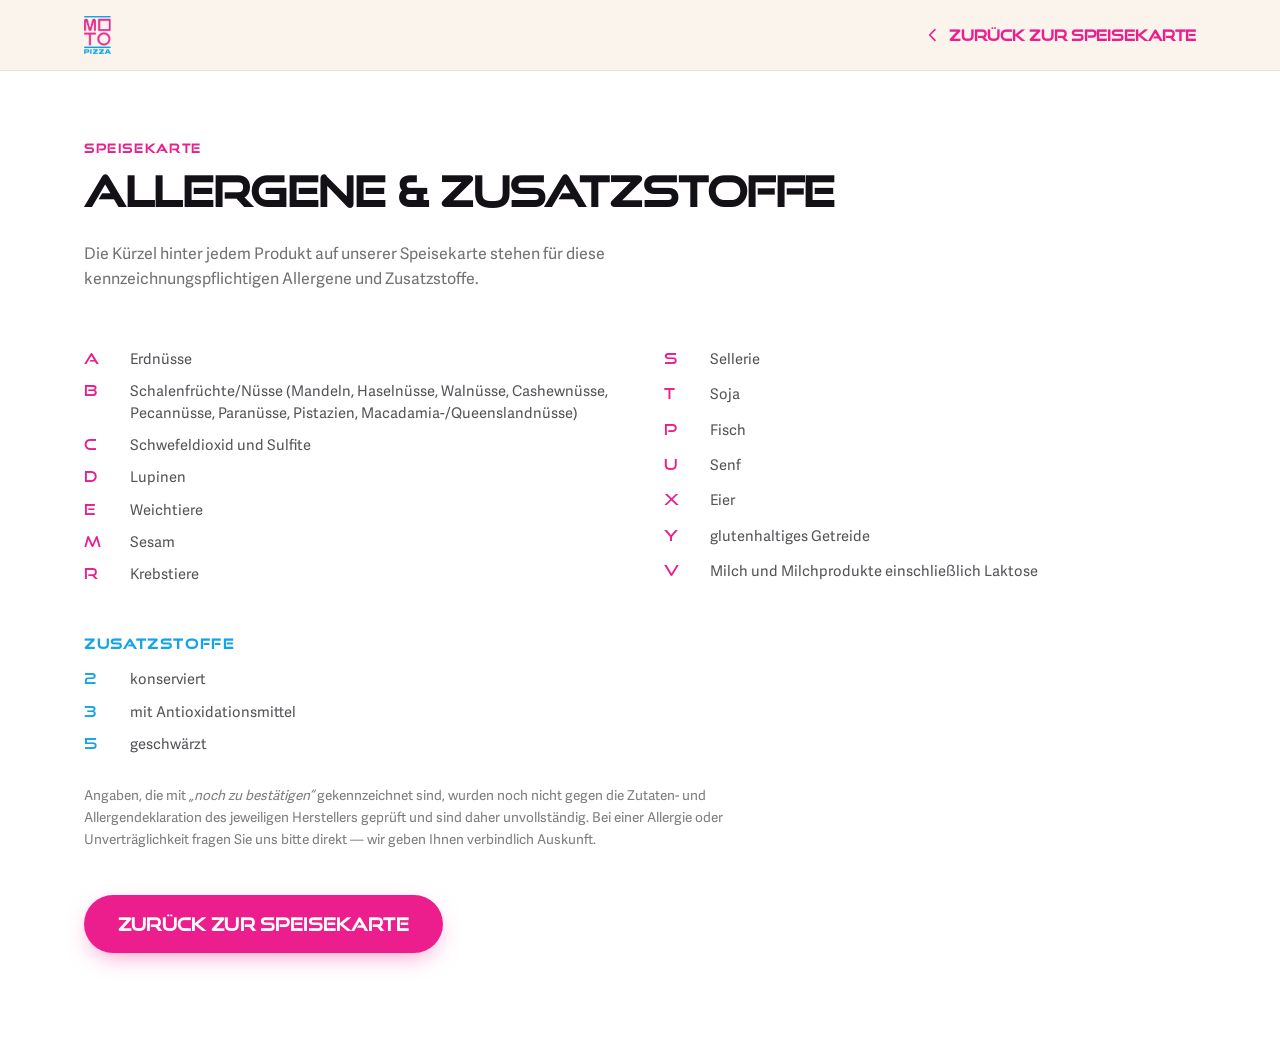
<file: allergene.html>
<!doctype html>
<html lang="de">
<head>
<meta charset="UTF-8" />
<meta name="viewport" content="width=device-width, initial-scale=1" />
<meta name="robots" content="noindex, nofollow" />
<title>Allergene &amp; Zusatzstoffe — MOTO PIZZA</title>
<link rel="icon" href="assets/images/logo.png" />

<!-- Same stylesheet as the menu page, so this view inherits the brand fonts,
     colours and spacing scale without a single duplicated value. Deliberately
     loads NO JavaScript: the page is static reference information, and the
     scripts on index.html expect the menu markup (carousel, product grids) to
     exist. That also means no data-reveal attributes here — those start at
     opacity 0 and are only revealed by js/main.js. -->
<link rel="stylesheet" href="css/style.css" />
</head>
<body class="page-allergens">

<!-- ==========================================================================
     HEADER — logo doubles as the way back, plus an explicit back link
     ========================================================================== -->
<header class="subpage__nav">
  <div class="subpage__nav-inner">
    <a href="index.html" class="subpage__logo-link" aria-label="Zurück zur Startseite">
      <img src="assets/images/logo.png" alt="MOTO PIZZA" class="subpage__logo" />
    </a>
    <a href="index.html#menu" class="subpage__back">
      <svg viewBox="0 0 24 24" width="16" height="16" aria-hidden="true"><path d="M15 4l-8 8 8 8" fill="none" stroke="currentColor" stroke-width="2.4" stroke-linecap="round" stroke-linejoin="round"/></svg>
      Zurück zur Speisekarte
    </a>
  </div>
</header>

<main class="subpage">
  <section class="allergens" id="allergens" data-section="allergens">
    <div class="allergens__inner">
      <p class="allergens__kicker">Speisekarte</p>
      <h1 class="allergens__title">ALLERGENE &amp; ZUSATZSTOFFE</h1>
      <p class="allergens__lede">
        Die Kürzel hinter jedem Produkt auf unserer Speisekarte stehen für diese
        kennzeichnungspflichtigen Allergene und Zusatzstoffe.
      </p>

      <div class="allergens__cols">
        <dl class="allergens__list">
          <div><dt>A</dt><dd>Erdnüsse</dd></div>
          <div><dt>B</dt><dd>Schalenfrüchte/Nüsse (Mandeln, Haselnüsse, Walnüsse, Cashewnüsse, Pecannüsse, Paranüsse, Pistazien, Macadamia-/Queenslandnüsse)</dd></div>
          <div><dt>C</dt><dd>Schwefeldioxid und Sulfite</dd></div>
          <div><dt>D</dt><dd>Lupinen</dd></div>
          <div><dt>E</dt><dd>Weichtiere</dd></div>
          <div><dt>M</dt><dd>Sesam</dd></div>
          <div><dt>R</dt><dd>Krebstiere</dd></div>
        </dl>

        <dl class="allergens__list">
          <div><dt>S</dt><dd>Sellerie</dd></div>
          <div><dt>T</dt><dd>Soja</dd></div>
          <div><dt>P</dt><dd>Fisch</dd></div>
          <div><dt>U</dt><dd>Senf</dd></div>
          <div><dt>X</dt><dd>Eier</dd></div>
          <div><dt>Y</dt><dd>glutenhaltiges Getreide</dd></div>
          <div><dt>V</dt><dd>Milch und Milchprodukte einschließlich Laktose</dd></div>
        </dl>
      </div>

      <h2 class="allergens__subtitle">ZUSATZSTOFFE</h2>
      <dl class="allergens__list allergens__list--additives">
        <div><dt>2</dt><dd>konserviert</dd></div>
        <div><dt>3</dt><dd>mit Antioxidationsmittel</dd></div>
        <div><dt>5</dt><dd>geschwärzt</dd></div>
      </dl>

      <p class="allergens__note">
        Angaben, die mit <em>„noch zu bestätigen“</em> gekennzeichnet sind, wurden noch nicht
        gegen die Zutaten- und Allergendeklaration des jeweiligen Herstellers geprüft und sind
        daher unvollständig. Bei einer Allergie oder Unverträglichkeit fragen Sie uns bitte
        direkt — wir geben Ihnen verbindlich Auskunft.
      </p>

      <a href="index.html#menu" class="btn btn--solid btn--big allergens__back-cta">Zurück zur Speisekarte</a>
    </div>
  </section>
</main>


</body>
</html>
</file>
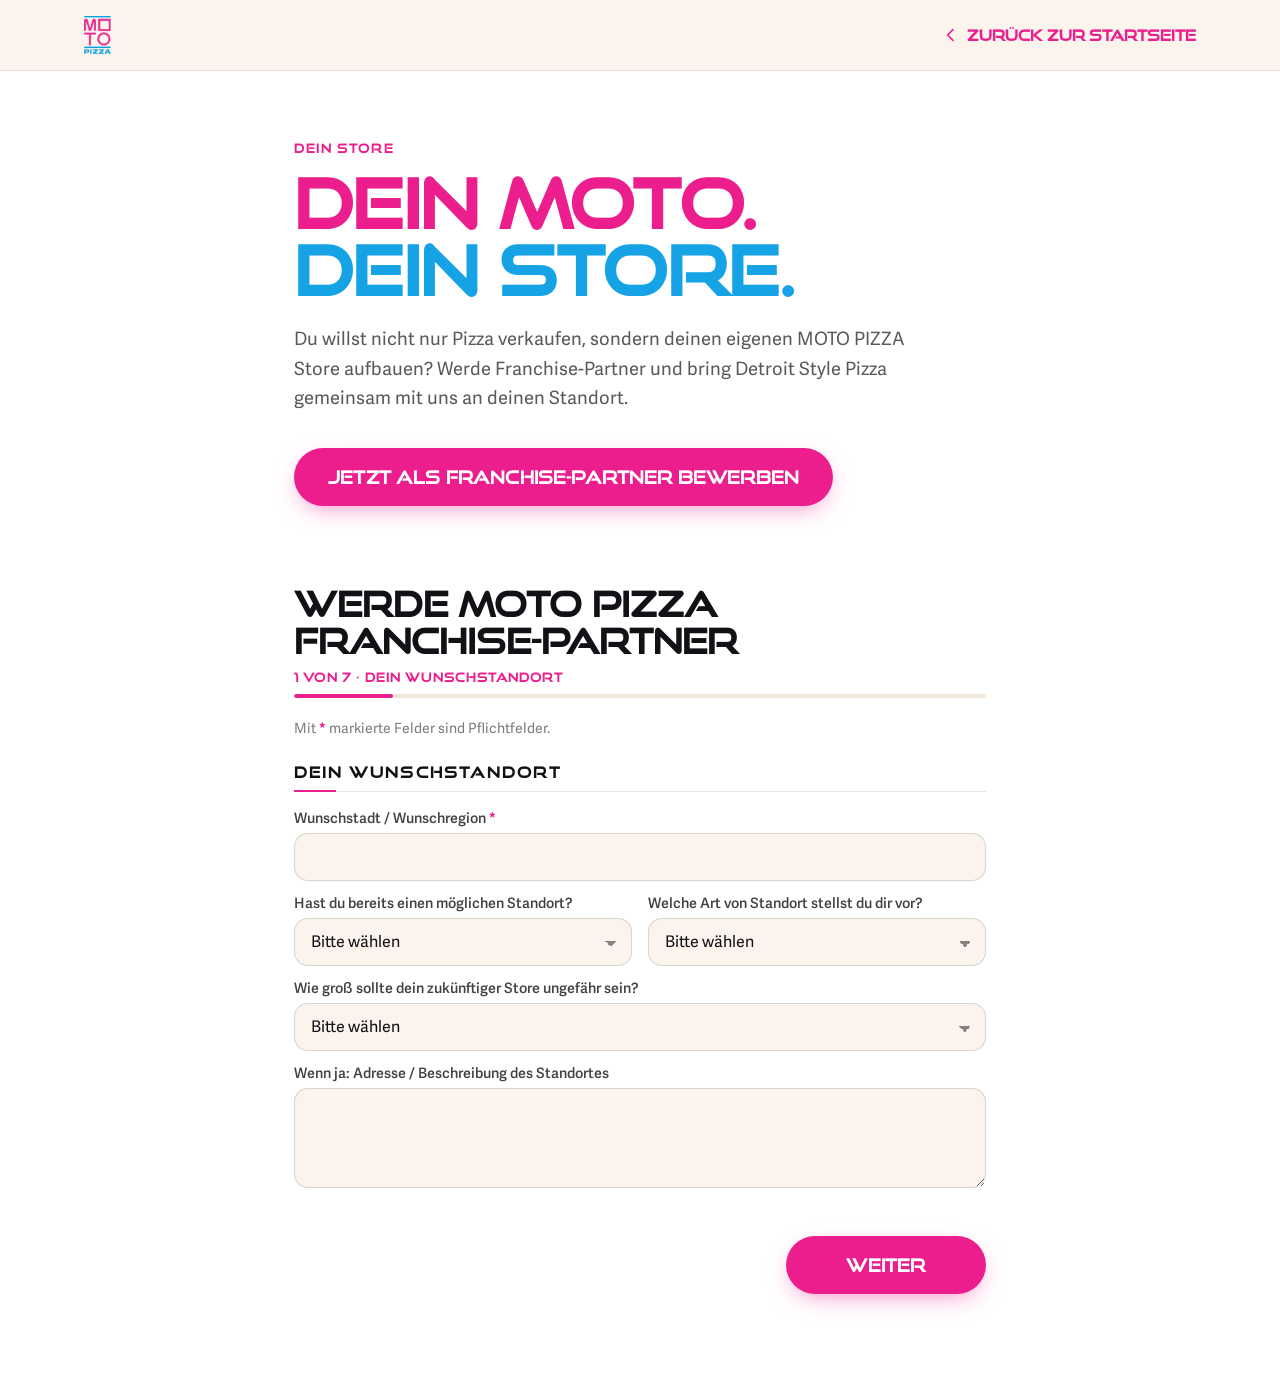
<file: dein-store.html>
<!doctype html>
<html lang="de">
<head>
<meta charset="UTF-8" />
<meta name="viewport" content="width=device-width, initial-scale=1" />
<meta name="robots" content="noindex, nofollow" />
<title>Dein Store — MOTO PIZZA</title>
<link rel="icon" href="assets/images/logo.png" />
<!-- Reuses css/style.css and the same .cform classes as the Karriere page.
     page-franchise on <body> scopes the tighter spacing, the stronger section
     headings and the step chrome to THIS page — the careers form is untouched. -->
<link rel="stylesheet" href="css/style.css" />
</head>
<body class="page-subpage page-franchise">

<header class="subpage__nav">
  <div class="subpage__nav-inner">
    <a href="index.html" class="subpage__logo-link" aria-label="Zurück zur Startseite">
      <img src="assets/images/logo.png" alt="MOTO PIZZA" class="subpage__logo" />
    </a>
    <a href="index.html" class="subpage__back">
      <svg viewBox="0 0 24 24" width="16" height="16" aria-hidden="true"><path d="M15 4l-8 8 8 8" fill="none" stroke="currentColor" stroke-width="2.4" stroke-linecap="round" stroke-linejoin="round"/></svg>
      Zurück zur Startseite
    </a>
  </div>
</header>

<main class="subpage">

  <section class="career" data-section="franchise">
    <div class="career__inner">
      <p class="subpage__kicker">Dein Store</p>
      <h1 class="subpage__title career__title"><span class="hl--pink">DEIN&nbsp;MOTO.</span><br /><span class="hl hl--blue">DEIN&nbsp;STORE.</span></h1>
      <p class="career__lede">
        Du willst nicht nur Pizza verkaufen, sondern deinen eigenen MOTO PIZZA Store
        aufbauen? Werde Franchise-Partner und bring Detroit Style Pizza gemeinsam
        mit uns an deinen Standort.
      </p>
      <a href="#franchise-bewerbung" class="btn btn--solid btn--big career__cta">Jetzt als Franchise-Partner bewerben</a>
    </div>
  </section>

  <!-- ---- franchise enquiry, seven steps ----
       Every step lives in the DOM the whole time and is only hidden, so moving
       back and forth never discards an entry. Validation runs per step: you
       only advance once that step's required fields are valid. Own endpoint
       (/api/franchise) and own Airtable table — the staff application path is
       untouched. -->
  <section class="career-form" id="franchise-bewerbung" data-section="franchise-bewerbung">
    <div class="career-form__inner">
      <h2 class="career-form__title">WERDE MOTO PIZZA<br />FRANCHISE-PARTNER</h2>

      <div class="fsteps__head">
        <p class="fsteps__count"><span id="stepNow">1</span> von <span id="stepTotal">7</span> · <span id="stepName">Dein Wunschstandort</span></p>
        <div class="fsteps__bar" role="progressbar" aria-valuemin="1" aria-valuemax="7" aria-valuenow="1" aria-label="Fortschritt">
          <span class="fsteps__fill" id="stepFill"></span>
        </div>
      </div>

      <p class="career-form__note">Mit <span class="req">*</span> markierte Felder sind Pflichtfelder.</p>

      <form class="cform" id="franchiseForm" novalidate>

        <!-- SCHRITT 1 -->
        <fieldset class="cform__group fstep" data-step="1" data-title="Dein Wunschstandort">
          <legend class="cform__legend">Dein Wunschstandort</legend>

          <div class="cform__field">
            <label for="g-region">Wunschstadt / Wunschregion <span class="req">*</span></label>
            <input type="text" id="g-region" name="region" required />
          </div>

          <div class="cform__row">
            <div class="cform__field">
              <label for="g-haslocation">Hast du bereits einen möglichen Standort?</label>
              <select id="g-haslocation" name="hasLocation">
                <option value="">Bitte wählen</option>
                <option>Ja</option>
                <option>Nein</option>
                <option>Ich bin aktuell auf Standortsuche</option>
              </select>
            </div>
            <div class="cform__field">
              <label for="g-locationtype">Welche Art von Standort stellst du dir vor?</label>
              <select id="g-locationtype" name="locationType">
                <option value="">Bitte wählen</option>
                <option>Innenstadt / Highstreet</option>
                <option>Einkaufszentrum</option>
                <option>Food Court</option>
                <option>Wohngebiet</option>
                <option>Bahnhof / Verkehrslage</option>
                <option>Gewerbegebiet</option>
                <option>Noch offen</option>
              </select>
            </div>
          </div>

          <div class="cform__field">
            <label for="g-storesize">Wie groß sollte dein zukünftiger Store ungefähr sein?</label>
            <select id="g-storesize" name="storeSize">
              <option value="">Bitte wählen</option>
              <option>Unter 50 m²</option>
              <option>50–80 m²</option>
              <option>80–120 m²</option>
              <option>120–180 m²</option>
              <option>Über 180 m²</option>
              <option>Noch offen</option>
            </select>
          </div>

          <div class="cform__field">
            <label for="g-location">Wenn ja: Adresse / Beschreibung des Standortes</label>
            <textarea id="g-location" name="locationDetails" rows="3"></textarea>
          </div>
        </fieldset>

        <!-- SCHRITT 2 -->
        <fieldset class="cform__group fstep" data-step="2" data-title="Über dich" hidden>
          <legend class="cform__legend">Über dich</legend>

          <div class="cform__row">
            <div class="cform__field">
              <label for="g-city">Wohnort <span class="req">*</span></label>
              <input type="text" id="g-city" name="city" autocomplete="address-level2" required />
            </div>
            <div class="cform__field">
              <label for="g-birthdate">Geburtsdatum</label>
              <input type="date" id="g-birthdate" name="birthdate" autocomplete="bday" />
            </div>
          </div>
        </fieldset>

        <!-- SCHRITT 3 -->
        <fieldset class="cform__group fstep" data-step="3" data-title="Beruf &amp; Erfahrung" hidden>
          <legend class="cform__legend">Beruf &amp; Erfahrung</legend>

          <div class="cform__row">
            <div class="cform__field">
              <label for="g-occupation">Was machst du aktuell beruflich? <span class="req">*</span></label>
              <select id="g-occupation" name="occupation" required>
                <option value="">Bitte wählen</option>
                <option>Angestellt</option>
                <option>Selbstständig</option>
                <option>Unternehmer/in</option>
                <option>Investor/in</option>
                <option>Gastronom/in</option>
                <option>Student/in</option>
                <option>Sonstiges</option>
              </select>
            </div>
            <div class="cform__field">
              <label for="g-job">Aktuelle Tätigkeit</label>
              <input type="text" id="g-job" name="job" />
            </div>
          </div>

          <!-- only shown when "Sonstiges" is picked above (js/dein-store.js) -->
          <div class="cform__field" id="occupationOtherWrap" hidden>
            <label for="g-occupation-other">Bitte kurz beschreiben</label>
            <input type="text" id="g-occupation-other" name="occupationOther" />
          </div>

          <div class="cform__row">
            <div class="cform__field">
              <label for="g-gastro">Wie viel Erfahrung hast du bereits in Gastronomie oder Franchise?</label>
              <select id="g-gastro" name="gastro">
                <option value="">Bitte wählen</option>
                <option>Keine Erfahrung</option>
                <option>Unter 1 Jahr</option>
                <option>1–3 Jahre</option>
                <option>3–5 Jahre</option>
                <option>5–10 Jahre</option>
                <option>Über 10 Jahre</option>
              </select>
            </div>
            <div class="cform__field">
              <label for="g-entrepreneur">Erfahrung als Unternehmer oder Selbstständiger?</label>
              <select id="g-entrepreneur" name="entrepreneur">
                <option value="">Bitte wählen</option>
                <option>Ja</option>
                <option>Nein</option>
              </select>
            </div>
          </div>

          <div class="cform__field">
            <label for="g-gastro-text">Erzähl uns kurz von deiner bisherigen Erfahrung.</label>
            <textarea id="g-gastro-text" name="gastroText" rows="3"></textarea>
          </div>

          <div class="cform__field">
            <label for="g-entrepreneur-text">Wenn ja: Kurze Beschreibung deiner bisherigen unternehmerischen Erfahrung</label>
            <textarea id="g-entrepreneur-text" name="entrepreneurText" rows="3"></textarea>
          </div>
        </fieldset>

        <!-- SCHRITT 4 -->
        <fieldset class="cform__group fstep" data-step="4" data-title="Dein MOTO PIZZA Vorhaben" hidden>
          <legend class="cform__legend">Dein MOTO PIZZA Vorhaben</legend>

          <div class="cform__field">
            <label for="g-storetype">Möchtest du …</label>
            <select id="g-storetype" name="storeType">
              <option value="">Bitte wählen</option>
              <option>Einen neuen MOTO PIZZA Store eröffnen</option>
              <option>Einen bestehenden Gastronomiebetrieb umwandeln</option>
              <option>Noch unentschlossen</option>
            </select>
          </div>

          <div class="cform__field">
            <label for="g-multistore">Planst du, in Zukunft mehrere MOTO PIZZA Standorte zu eröffnen? <span class="req">*</span></label>
            <select id="g-multistore" name="multiStore" required>
              <option value="">Bitte wählen</option>
              <option>Ja, definitiv</option>
              <option>Ja, wenn der erste Standort erfolgreich läuft</option>
              <option>Vielleicht später</option>
              <option>Nein, aktuell nur einen Standort</option>
              <option>Noch offen</option>
            </select>
          </div>

          <div class="cform__field">
            <label for="g-weeklyhours">Wie viel Zeit kannst du realistisch pro Woche für deinen MOTO PIZZA Store aufbringen? <span class="req">*</span></label>
            <select id="g-weeklyhours" name="weeklyHours" required>
              <option value="">Bitte wählen</option>
              <option>Unter 10 Stunden</option>
              <option>10–20 Stunden</option>
              <option>20–30 Stunden</option>
              <option>30–40 Stunden</option>
              <option>Vollzeit / 40+ Stunden</option>
              <option>Ich möchte den Store durch einen Geschäftsführer betreiben lassen</option>
            </select>
          </div>
        </fieldset>

        <!-- SCHRITT 5 -->
        <fieldset class="cform__group fstep" data-step="5" data-title="Kapital &amp; Zeitplan" hidden>
          <legend class="cform__legend">Kapital &amp; Zeitplan</legend>

          <div class="cform__row">
            <div class="cform__field">
              <label for="g-capital">Wie viel Eigenkapital steht dir aktuell für den Start zur Verfügung?</label>
              <select id="g-capital" name="capital">
                <option value="">Bitte wählen</option>
                <option>Unter 25.000 €</option>
                <option>25.000–50.000 €</option>
                <option>50.000–100.000 €</option>
                <option>100.000–150.000 €</option>
                <option>150.000–250.000 €</option>
                <option>Über 250.000 €</option>
                <option>Möchte ich persönlich besprechen</option>
              </select>
            </div>
            <div class="cform__field">
              <label for="g-timeline">Wann würdest du am liebsten mit deinem MOTO PIZZA Store starten?</label>
              <select id="g-timeline" name="timeline">
                <option value="">Bitte wählen</option>
                <option>So schnell wie möglich</option>
                <option>Innerhalb von 3 Monaten</option>
                <option>In 3–6 Monaten</option>
                <option>In 6–12 Monaten</option>
                <option>In 12–24 Monaten</option>
                <option>Noch offen</option>
              </select>
            </div>
          </div>

          <div class="cform__field">
            <label for="g-financing">Ist eine zusätzliche Finanzierung grundsätzlich möglich?</label>
            <select id="g-financing" name="financing">
              <option value="">Bitte wählen</option>
              <option>Ja</option>
              <option>Nein</option>
              <option>Noch offen / muss geprüft werden</option>
            </select>
          </div>
        </fieldset>

        <!-- SCHRITT 6 -->
        <fieldset class="cform__group fstep" data-step="6" data-title="Motivation" hidden>
          <legend class="cform__legend">Motivation</legend>

          <div class="cform__field">
            <label for="g-interest">Wie hoch ist aktuell dein Interesse daran, MOTO PIZZA Franchise-Partner zu werden?</label>
            <select id="g-interest" name="interest">
              <option value="">Bitte wählen</option>
              <option>Ich informiere mich zunächst</option>
              <option>Ich bin interessiert</option>
              <option>Ich bin sehr interessiert</option>
              <option>Ich möchte konkret einen Standort eröffnen</option>
              <option>Ich möchte so schnell wie möglich starten</option>
            </select>
          </div>

          <div class="cform__field">
            <label for="g-why">Warum möchtest du MOTO PIZZA Franchise-Partner werden? <span class="req">*</span></label>
            <textarea id="g-why" name="why" rows="4" required></textarea>
          </div>

          <div class="cform__field">
            <label for="g-whycity">Warum glaubst du, dass MOTO PIZZA in deiner Wunschstadt funktionieren würde? <span class="req">*</span></label>
            <textarea id="g-whycity" name="whyCity" rows="4" required></textarea>
          </div>
        </fieldset>

        <!-- SCHRITT 7 -->
        <fieldset class="cform__group fstep" data-step="7" data-title="Kontaktdaten &amp; Unterlagen" hidden>
          <legend class="cform__legend">Kontaktdaten &amp; Unterlagen</legend>

          <div class="cform__field">
            <label for="g-name">Vor- und Nachname <span class="req">*</span></label>
            <input type="text" id="g-name" name="name" autocomplete="name" required />
          </div>

          <div class="cform__row">
            <div class="cform__field">
              <label for="g-email">E-Mail <span class="req">*</span></label>
              <input type="email" id="g-email" name="email" autocomplete="email" required />
            </div>
            <div class="cform__field">
              <label for="g-phone">Telefonnummer <span class="req">*</span></label>
              <input type="tel" id="g-phone" name="phone" autocomplete="tel" required />
            </div>
          </div>

          <div class="cform__field">
            <label for="g-address">Adresse</label>
            <input type="text" id="g-address" name="address" autocomplete="street-address" />
          </div>

          <div class="cform__field">
            <label for="g-docs">Unterlagen / Standortunterlagen hochladen <span class="cform__optional">(optional)</span></label>
            <input type="file" id="g-docs" name="docs" accept=".pdf,.doc,.docx,.jpg,.jpeg,.png" />
            <p class="cform__hint" id="docsHint">PDF, DOC/DOCX, JPG oder PNG, max. 4 MB.</p>
            <p class="cform__hint cform__hint--muted">Optional: Businessplan, Standort-Exposé, Grundriss, Fotos oder sonstige relevante Unterlagen.</p>
          </div>

          <div class="cform__checks">
            <label class="cform__check">
              <input type="checkbox" id="g-copy" name="copy" />
              <span>Ich möchte eine Kopie meiner Anfrage per E-Mail erhalten.</span>
            </label>

            <label class="cform__check">
              <input type="checkbox" id="g-consent" name="consent" required />
              <span>Ich bestätige, dass meine Angaben zur Bearbeitung meiner Franchise-Anfrage verwendet werden dürfen. <span class="req">*</span></span>
            </label>
          </div>
        </fieldset>

        <div class="fsteps__nav">
          <button type="button" class="btn btn--ghost fsteps__back" id="stepBack" hidden>Zurück</button>
          <button type="button" class="btn btn--solid btn--big fsteps__next" id="stepNext">Weiter</button>
          <button type="submit" class="btn btn--solid btn--big cform__submit" id="stepSubmit" hidden>Franchise-Anfrage absenden</button>
        </div>

        <p class="career-form__status career-form__status--result" id="franchiseStatus" role="status" aria-live="polite" hidden></p>
      </form>
    </div>
  </section>
</main>

<script src="js/dein-store.js"></script>
</body>
</html>
</file>
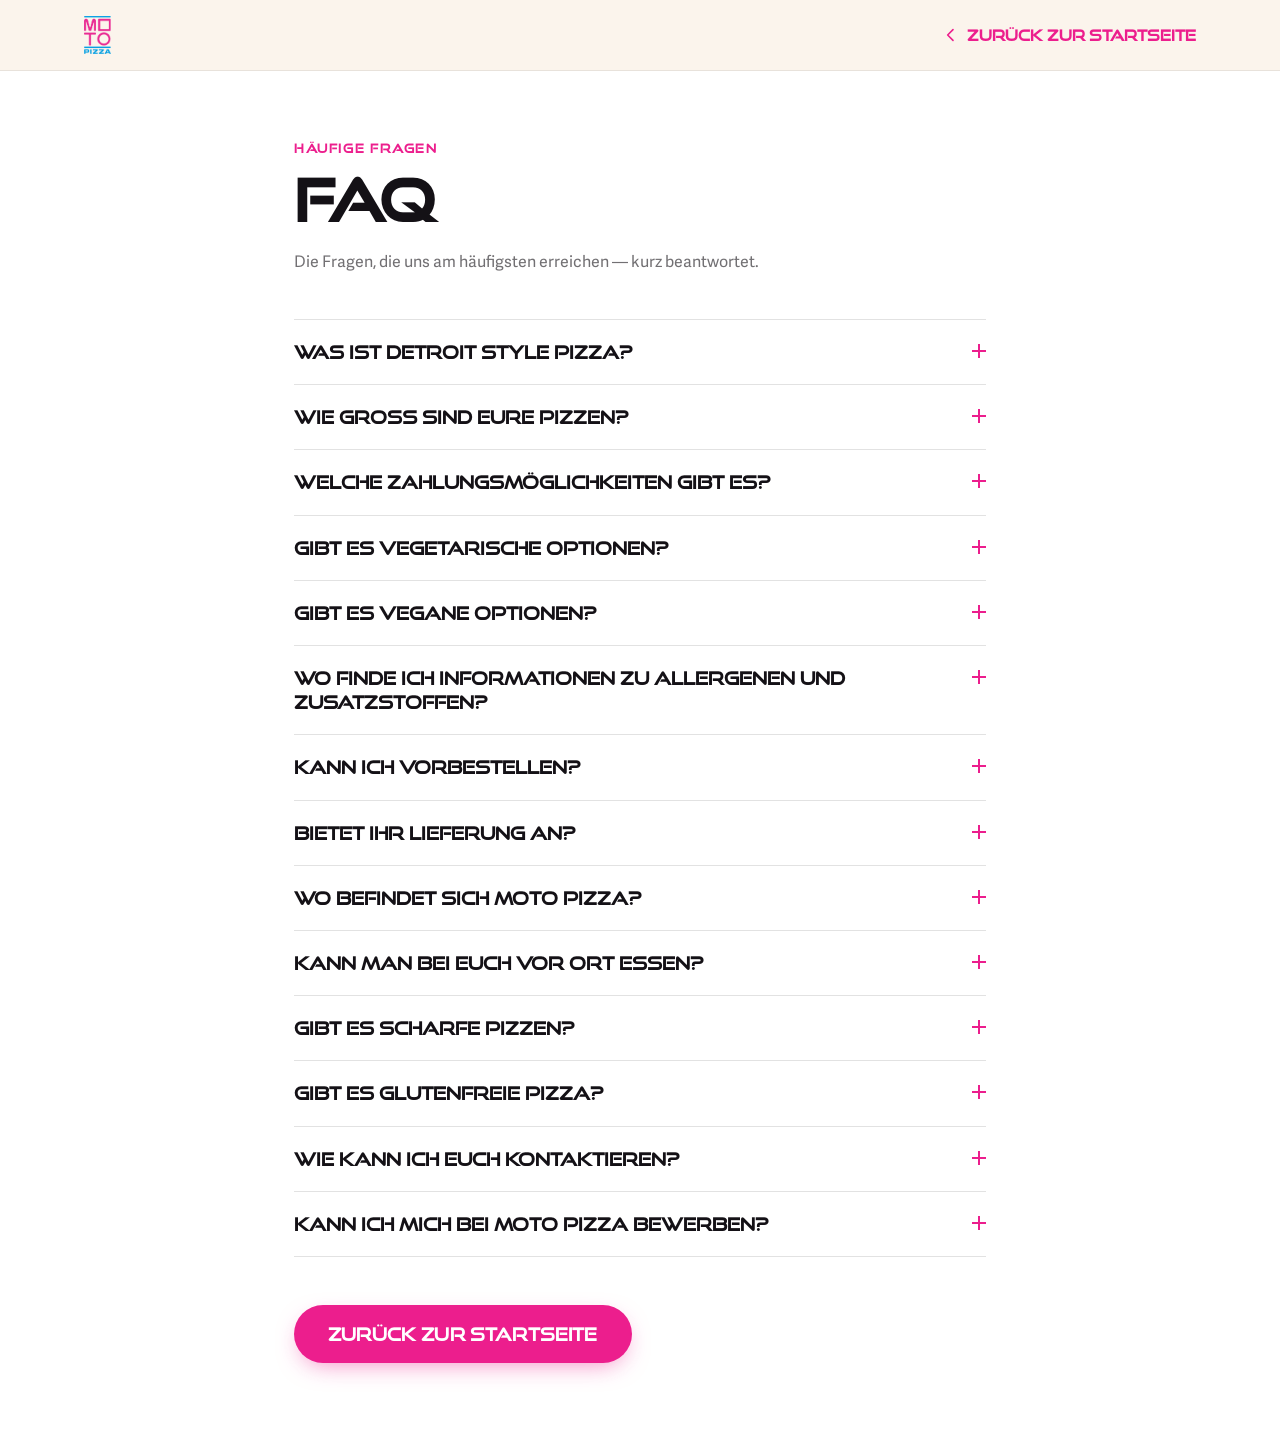
<file: faq.html>
<!doctype html>
<html lang="de">
<head>
<meta charset="UTF-8" />
<meta name="viewport" content="width=device-width, initial-scale=1" />
<meta name="robots" content="noindex, nofollow" />
<title>FAQ — MOTO PIZZA</title>
<link rel="icon" href="assets/images/logo.png" />

<!-- Same stylesheet as the menu page, so this view inherits the brand fonts,
     colours and spacing. The accordion is native <details>/<summary> — no
     JavaScript, works with keyboard and screen readers out of the box, and
     nothing here can break if a script fails to load. -->
<link rel="stylesheet" href="css/style.css" />
</head>
<body class="page-subpage">

<header class="subpage__nav">
  <div class="subpage__nav-inner">
    <a href="index.html" class="subpage__logo-link" aria-label="Zurück zur Startseite">
      <img src="assets/images/logo.png" alt="MOTO PIZZA" class="subpage__logo" />
    </a>
    <a href="index.html" class="subpage__back">
      <svg viewBox="0 0 24 24" width="16" height="16" aria-hidden="true"><path d="M15 4l-8 8 8 8" fill="none" stroke="currentColor" stroke-width="2.4" stroke-linecap="round" stroke-linejoin="round"/></svg>
      Zurück zur Startseite
    </a>
  </div>
</header>

<main class="subpage">
  <section class="faq" id="faq" data-section="faq">
    <div class="faq__inner">
      <p class="subpage__kicker">Häufige Fragen</p>
      <h1 class="subpage__title">FAQ</h1>
      <p class="subpage__lede">
        Die Fragen, die uns am häufigsten erreichen — kurz beantwortet.
      </p>

      <div class="faq__list">

        <details class="faq__item">
          <summary class="faq__q">Was ist Detroit Style Pizza?</summary>
          <div class="faq__a"><p>Eine rechteckige Pizza mit dickem, luftigem Teig, gebacken in der Stahlform. Der Käse geht bis an den Rand und karamellisiert dort zu einer knusprigen Kruste.</p></div>
        </details>

        <details class="faq__item">
          <summary class="faq__q">Wie groß sind eure Pizzen?</summary>
          <div class="faq__a"><p>Detroit Style misst 25 × 25 cm und ist eckig. Alternativ gibt es jede Pizza als runden New York Style mit 45 cm.</p></div>
        </details>

        <details class="faq__item">
          <summary class="faq__q">Welche Zahlungsmöglichkeiten gibt es?</summary>
          <div class="faq__a"><p>Welche Zahlungsarten wir aktuell akzeptieren, sagen wir dir gern direkt — ruf uns kurz an.</p></div>
        </details>

        <details class="faq__item">
          <summary class="faq__q">Gibt es vegetarische Optionen?</summary>
          <div class="faq__a"><p>Ja. Frico, Root und Plant kommen ganz ohne Fleisch und Fisch aus.</p></div>
        </details>

        <details class="faq__item">
          <summary class="faq__q">Gibt es vegane Optionen?</summary>
          <div class="faq__a"><p>Aktuell nicht — alle unsere Pizzen enthalten Milchprodukte.</p></div>
        </details>

        <details class="faq__item">
          <summary class="faq__q">Wo finde ich Informationen zu Allergenen und Zusatzstoffen?</summary>
          <div class="faq__a"><p>Die Kürzel stehen direkt bei jedem Produkt auf der Karte. Die vollständige Erklärung findest du unter <a href="allergene.html">Allergene &amp; Zusatzstoffe</a>.</p></div>
        </details>

        <details class="faq__item">
          <summary class="faq__q">Kann ich vorbestellen?</summary>
          <div class="faq__a"><p>Sprich uns dazu am besten direkt an — telefonisch klären wir das am schnellsten.</p></div>
        </details>

        <details class="faq__item">
          <summary class="faq__q">Bietet ihr Lieferung an?</summary>
          <div class="faq__a"><p>Ja, wir liefern innerhalb unseres Liefergebiets. Die aktuellen Postleitzahlen findest du im Bereich <a href="index.html#order">Standort</a>.</p></div>
        </details>

        <details class="faq__item">
          <summary class="faq__q">Wo befindet sich MOTO PIZZA?</summary>
          <div class="faq__a"><p>In der Cuvrystraße 49, 10997 Berlin.</p></div>
        </details>

        <details class="faq__item">
          <summary class="faq__q">Kann man bei euch vor Ort essen?</summary>
          <div class="faq__a"><p>Melde dich dazu kurz bei uns — wir sagen dir, was gerade möglich ist.</p></div>
        </details>

        <details class="faq__item">
          <summary class="faq__q">Gibt es scharfe Pizzen?</summary>
          <div class="faq__a"><p>Ja. Honey Inferno, Beef Lover und Lemon Shrimp bringen ordentlich Schärfe mit.</p></div>
        </details>

        <details class="faq__item">
          <summary class="faq__q">Gibt es glutenfreie Pizza?</summary>
          <div class="faq__a"><p>Aktuell nicht — alle unsere Pizzen enthalten glutenhaltiges Getreide.</p></div>
        </details>

        <details class="faq__item">
          <summary class="faq__q">Wie kann ich euch kontaktieren?</summary>
          <div class="faq__a"><p>Telefonisch unter 030 000 000 00 oder über www.motopizza.de. Alle Angaben stehen auch im Bereich <a href="index.html#order">Standort</a>.</p></div>
        </details>

        <details class="faq__item">
          <summary class="faq__q">Kann ich mich bei MOTO PIZZA bewerben?</summary>
          <div class="faq__a"><p>Ja, gern. Auf unserer <a href="karriere.html">Karriere-Seite</a> findest du das Bewerbungsformular.</p></div>
        </details>

      </div>

      <a href="index.html" class="btn btn--solid btn--big subpage__back-cta">Zurück zur Startseite</a>
    </div>
  </section>
</main>


</body>
</html>
</file>
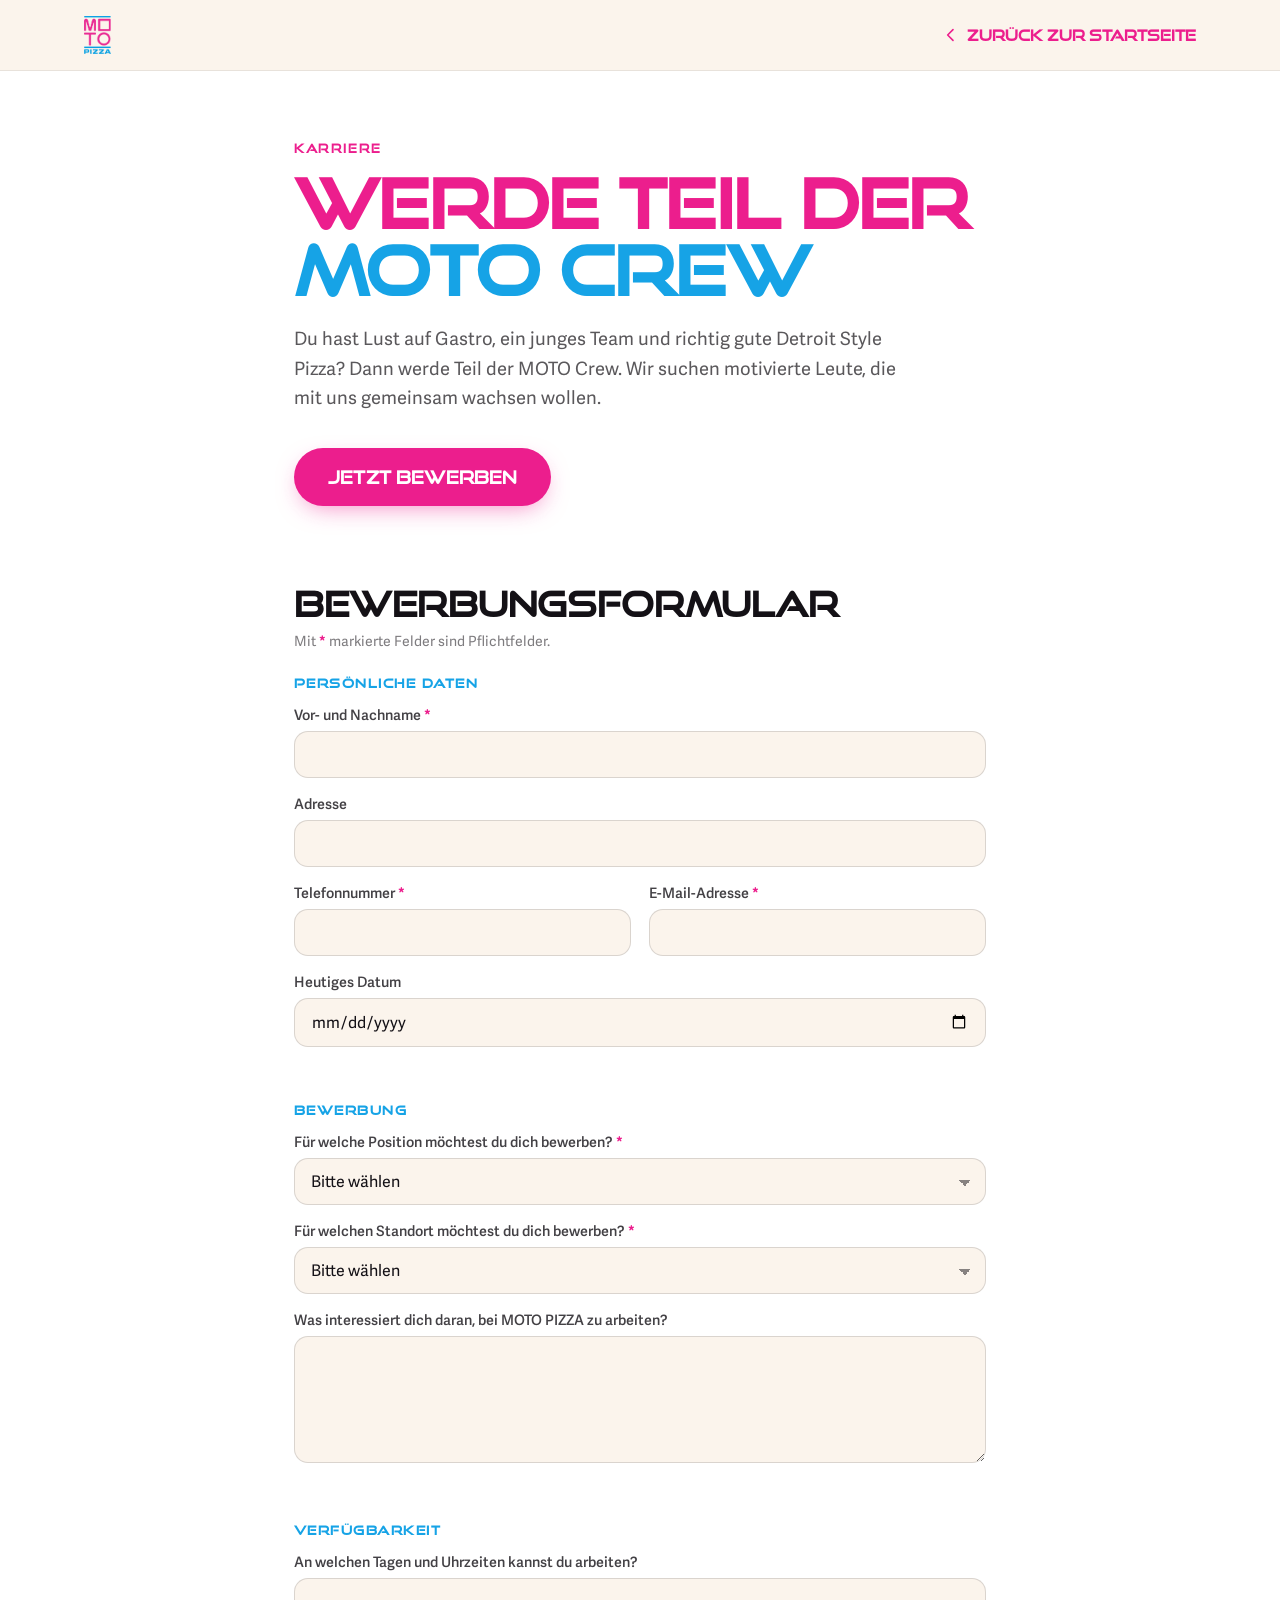
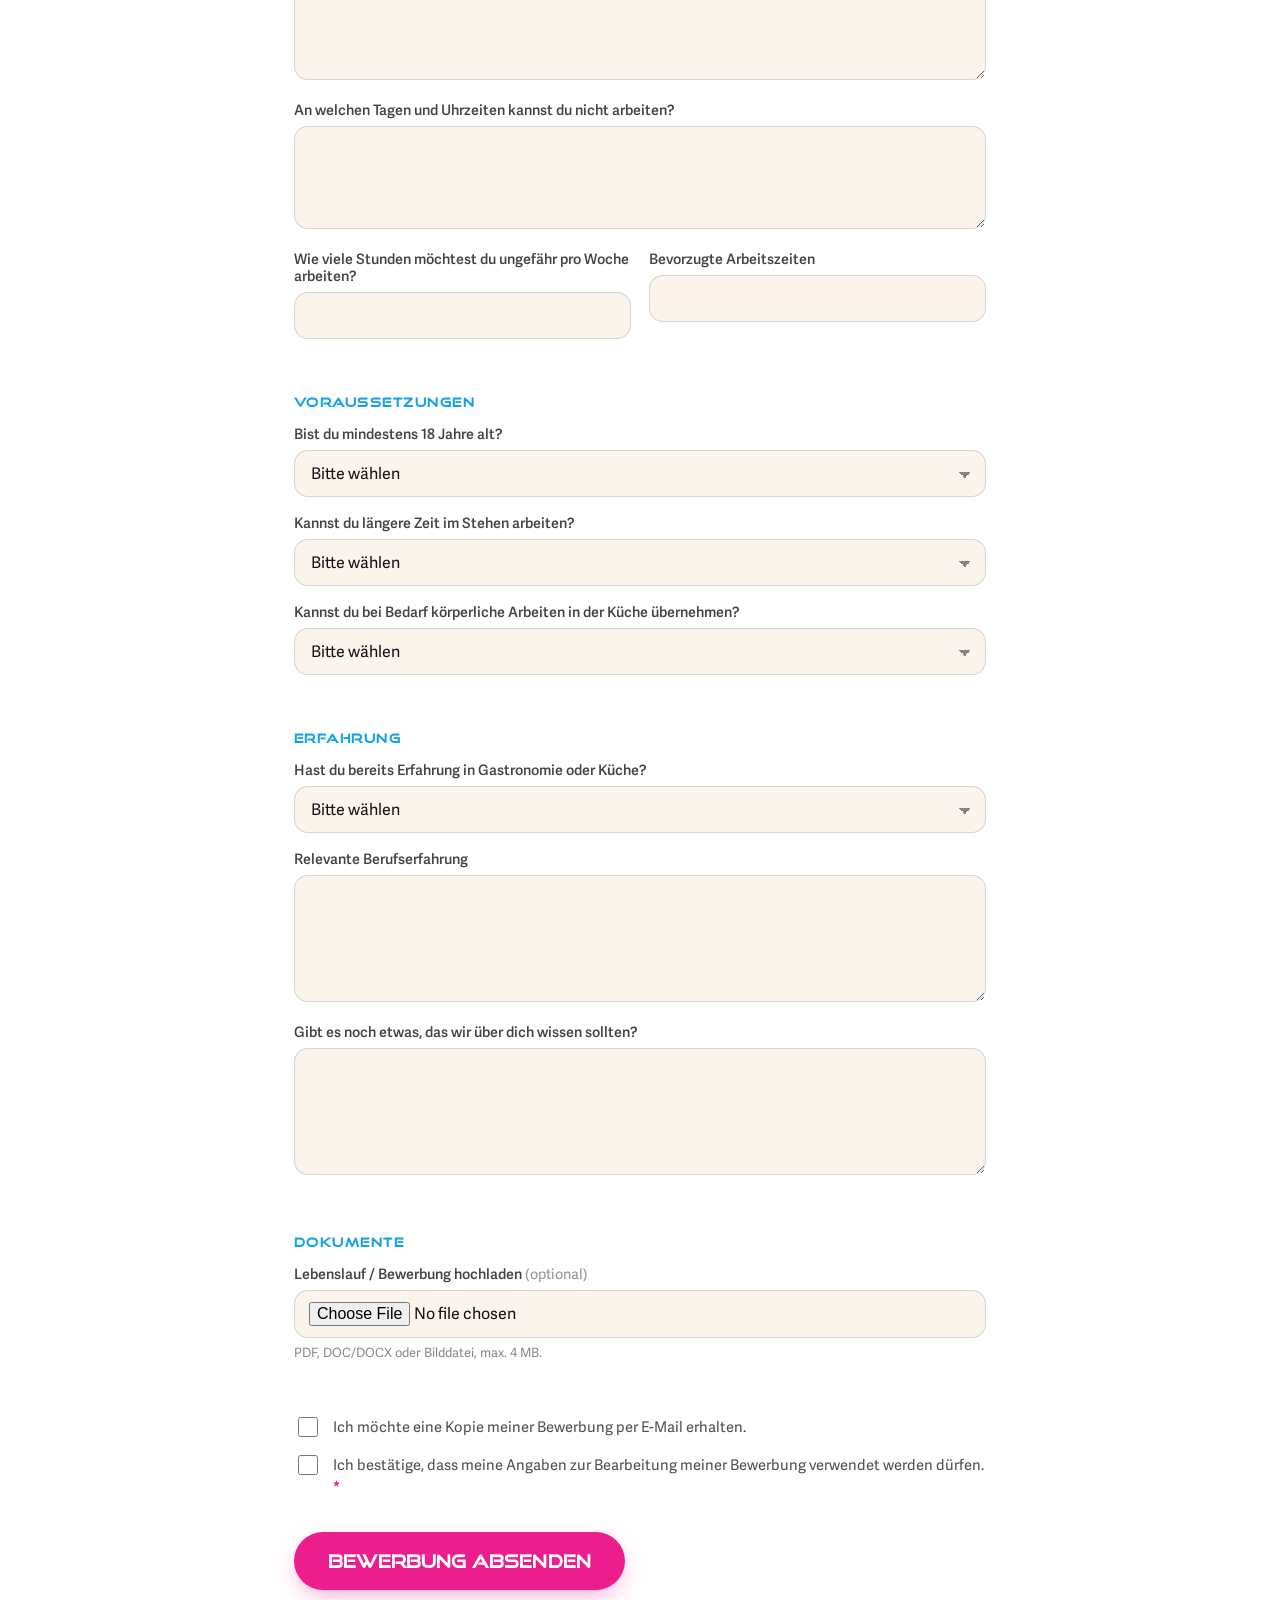
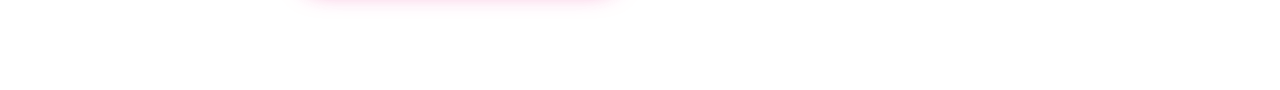
<file: karriere.html>
<!doctype html>
<html lang="de">
<head>
<meta charset="UTF-8" />
<meta name="viewport" content="width=device-width, initial-scale=1" />
<meta name="robots" content="noindex, nofollow" />
<title>Karriere — MOTO PIZZA</title>
<link rel="icon" href="assets/images/logo.png" />
<link rel="stylesheet" href="css/style.css" />
</head>
<body class="page-subpage">

<header class="subpage__nav">
  <div class="subpage__nav-inner">
    <a href="index.html" class="subpage__logo-link" aria-label="Zurück zur Startseite">
      <img src="assets/images/logo.png" alt="MOTO PIZZA" class="subpage__logo" />
    </a>
    <a href="index.html" class="subpage__back">
      <svg viewBox="0 0 24 24" width="16" height="16" aria-hidden="true"><path d="M15 4l-8 8 8 8" fill="none" stroke="currentColor" stroke-width="2.4" stroke-linecap="round" stroke-linejoin="round"/></svg>
      Zurück zur Startseite
    </a>
  </div>
</header>

<main class="subpage">

  <!-- ---- intro ---- -->
  <section class="career" data-section="career">
    <div class="career__inner">
      <p class="subpage__kicker">Karriere</p>
      <h1 class="subpage__title career__title"><span class="hl--pink">WERDE TEIL DER</span><br /><span class="hl hl--blue">MOTO&nbsp;CREW</span></h1>
      <p class="career__lede">
        Du hast Lust auf Gastro, ein junges Team und richtig gute Detroit Style Pizza?
        Dann werde Teil der MOTO Crew. Wir suchen motivierte Leute, die mit uns
        gemeinsam wachsen wollen.
      </p>
      <a href="#bewerbung" class="btn btn--solid btn--big career__cta">Jetzt bewerben</a>
    </div>
  </section>

  <!-- ---- application form ----
       Submitted by js/karriere.js to /api/apply (netlify/functions/apply.js),
       which writes into the existing Airtable base server-side. No action/method
       here on purpose: the fetch lets us tell a clean success apart from
       "record saved but the CV failed" and from an outright error, so a success
       message is only ever shown when the record really was created. -->
  <section class="career-form" id="bewerbung" data-section="bewerbung">
    <div class="career-form__inner">
      <h2 class="career-form__title">BEWERBUNGSFORMULAR</h2>
      <p class="career-form__note">Mit <span class="req">*</span> markierte Felder sind Pflichtfelder.</p>


      <form class="cform" id="applicationForm" novalidate>

        <fieldset class="cform__group">
          <legend class="cform__legend">Persönliche Daten</legend>

          <div class="cform__field">
            <label for="f-name">Vor- und Nachname <span class="req">*</span></label>
            <input type="text" id="f-name" name="name" autocomplete="name" required />
          </div>

          <div class="cform__field">
            <label for="f-address">Adresse</label>
            <input type="text" id="f-address" name="address" autocomplete="street-address" />
          </div>

          <div class="cform__row">
            <div class="cform__field">
              <label for="f-phone">Telefonnummer <span class="req">*</span></label>
              <input type="tel" id="f-phone" name="phone" autocomplete="tel" required />
            </div>
            <div class="cform__field">
              <label for="f-email">E-Mail-Adresse <span class="req">*</span></label>
              <input type="email" id="f-email" name="email" autocomplete="email" required />
            </div>
          </div>

          <div class="cform__field">
            <label for="f-date">Heutiges Datum</label>
            <input type="date" id="f-date" name="date" />
          </div>
        </fieldset>

        <fieldset class="cform__group">
          <legend class="cform__legend">Bewerbung</legend>

          <div class="cform__field">
            <label for="f-position">Für welche Position möchtest du dich bewerben? <span class="req">*</span></label>
            <select id="f-position" name="position" required>
              <option value="">Bitte wählen</option>
              <option>Küche</option>
              <option>Service</option>
              <option>Vorbereitung / Prep</option>
              <option>Spülküche</option>
              <option>Sonstiges</option>
            </select>
          </div>

          <div class="cform__field">
            <!-- Written verbatim into the Airtable "Standort" single-select.
                 Spelling is confirmed against the existing option and must not be
                 "tidied up" — a changed dash or space would make Airtable create a
                 second, duplicate option. -->
            <label for="f-location">Für welchen Standort möchtest du dich bewerben? <span class="req">*</span></label>
            <select id="f-location" name="location" required>
              <option value="">Bitte wählen</option>
              <option>Berlin- Alexanderplatz</option>
            </select>
          </div>

          <div class="cform__field">
            <label for="f-motivation">Was interessiert dich daran, bei MOTO PIZZA zu arbeiten?</label>
            <textarea id="f-motivation" name="motivation" rows="4"></textarea>
          </div>
        </fieldset>

        <fieldset class="cform__group">
          <legend class="cform__legend">Verfügbarkeit</legend>

          <div class="cform__field">
            <label for="f-available">An welchen Tagen und Uhrzeiten kannst du arbeiten?</label>
            <textarea id="f-available" name="available" rows="3"></textarea>
          </div>

          <div class="cform__field">
            <label for="f-unavailable">An welchen Tagen und Uhrzeiten kannst du nicht arbeiten?</label>
            <textarea id="f-unavailable" name="unavailable" rows="3"></textarea>
          </div>

          <div class="cform__row">
            <div class="cform__field">
              <label for="f-hours">Wie viele Stunden möchtest du ungefähr pro Woche arbeiten?</label>
              <input type="text" id="f-hours" name="hours" inputmode="numeric" />
            </div>
            <div class="cform__field">
              <label for="f-shift">Bevorzugte Arbeitszeiten</label>
              <input type="text" id="f-shift" name="shift" />
            </div>
          </div>
        </fieldset>

        <fieldset class="cform__group">
          <legend class="cform__legend">Voraussetzungen</legend>

          <div class="cform__field">
            <label for="f-age">Bist du mindestens 18 Jahre alt?</label>
            <select id="f-age" name="age">
              <option value="">Bitte wählen</option>
              <option>Ja</option>
              <option>Nein</option>
            </select>
          </div>

          <div class="cform__field">
            <label for="f-standing">Kannst du längere Zeit im Stehen arbeiten?</label>
            <select id="f-standing" name="standing">
              <option value="">Bitte wählen</option>
              <option>Ja</option>
              <option>Nein</option>
            </select>
          </div>

          <div class="cform__field">
            <label for="f-physical">Kannst du bei Bedarf körperliche Arbeiten in der Küche übernehmen?</label>
            <select id="f-physical" name="physical">
              <option value="">Bitte wählen</option>
              <option>Ja</option>
              <option>Nein</option>
            </select>
          </div>
        </fieldset>

        <fieldset class="cform__group">
          <legend class="cform__legend">Erfahrung</legend>

          <div class="cform__field">
            <label for="f-experience">Hast du bereits Erfahrung in Gastronomie oder Küche?</label>
            <select id="f-experience" name="experience">
              <option value="">Bitte wählen</option>
              <option>Ja</option>
              <option>Nein</option>
            </select>
          </div>

          <div class="cform__field">
            <label for="f-experience-text">Relevante Berufserfahrung</label>
            <textarea id="f-experience-text" name="experienceText" rows="4"></textarea>
          </div>

          <div class="cform__field">
            <label for="f-more">Gibt es noch etwas, das wir über dich wissen sollten?</label>
            <textarea id="f-more" name="more" rows="4"></textarea>
          </div>
        </fieldset>

        <fieldset class="cform__group">
          <legend class="cform__legend">Dokumente</legend>

          <div class="cform__field">
            <label for="f-cv">Lebenslauf / Bewerbung hochladen <span class="cform__optional">(optional)</span></label>
            <input type="file" id="f-cv" name="cv" accept=".pdf,.doc,.docx,.png,.jpg,.jpeg" />
            <p class="cform__hint" id="cvHint">PDF, DOC/DOCX oder Bilddatei, max. 4 MB.</p>
          </div>
        </fieldset>

        <div class="cform__checks">
          <label class="cform__check">
            <input type="checkbox" id="f-copy" name="copy" />
            <span>Ich möchte eine Kopie meiner Bewerbung per E-Mail erhalten.</span>
          </label>

          <label class="cform__check">
            <input type="checkbox" id="f-consent" name="consent" required />
            <span>Ich bestätige, dass meine Angaben zur Bearbeitung meiner Bewerbung verwendet werden dürfen. <span class="req">*</span></span>
          </label>
        </div>

        <button type="submit" class="btn btn--solid btn--big cform__submit">Bewerbung absenden</button>

        <p class="career-form__status career-form__status--result" id="formStatus" role="status" aria-live="polite" hidden></p>
      </form>
    </div>
  </section>
</main>


<script src="js/karriere.js"></script>
</body>
</html>
</file>
<file: css/style.css>
/* ==========================================================================
   MOTO PIZZA — Original brochure fonts (local files, assets/fonts/)
   AdelleSansARA is one family across 8 weights — font-weight in each rule
   below (already 400/600/700 throughout the sheet) picks the matching cut
   automatically. "AdelleSansARA Display" is a second alias pointing at the
   same Extrabold/Heavy files but registered under their own family name so
   --font-display gets the brochure's "very bold headline" weight by default
   without having to add font-weight to every headline rule individually.
   Good Times (the brochure's angular MOTO display face) drives --font-display
   and --font-head — all headlines, nav, buttons, labels, tags, prices, the
   marquee. It's a single-weight, unicase face (lowercase renders as caps;
   full umlaut/ß coverage), so it's unsuited for running body copy — --font-body
   stays AdelleSansARA, which keeps its full weight range for descriptions,
   ingredients and other multi-line text that needs real lowercase and
   legibility at small sizes. The two Arabic-script fonts that were supplied
   alongside these (AraHamahAlislam, AraHamahAlFidaa) are not wired in — there
   is no Arabic-script content anywhere on this Latin-text site for them to
   serve.
   ========================================================================== */
@font-face {
  font-family: "AdelleSansARA";
  src: url("../assets/fonts/AdelleSansARA-Ultrathin.otf") format("opentype");
  font-weight: 100;
  font-display: swap;
}
@font-face {
  font-family: "AdelleSansARA";
  src: url("../assets/fonts/AdelleSansARA-Thin.otf") format("opentype");
  font-weight: 200;
  font-display: swap;
}
@font-face {
  font-family: "AdelleSansARA";
  src: url("../assets/fonts/AdelleSansARA-Light.otf") format("opentype");
  font-weight: 300;
  font-display: swap;
}
@font-face {
  font-family: "AdelleSansARA";
  src: url("../assets/fonts/AdelleSansARA-Regular.otf") format("opentype");
  font-weight: 400;
  font-display: swap;
}
@font-face {
  font-family: "AdelleSansARA";
  src: url("../assets/fonts/AdelleSansARA-Semibold.otf") format("opentype");
  font-weight: 600;
  font-display: swap;
}
@font-face {
  font-family: "AdelleSansARA";
  src: url("../assets/fonts/AdelleSansARA-Bold.otf") format("opentype");
  font-weight: 700;
  font-display: swap;
}
@font-face {
  font-family: "AdelleSansARA";
  src: url("../assets/fonts/AdelleSansARA-Extrabold.otf") format("opentype");
  font-weight: 800;
  font-display: swap;
}
@font-face {
  font-family: "AdelleSansARA";
  src: url("../assets/fonts/AdelleSansARA-Heavy.otf") format("opentype");
  font-weight: 900;
  font-display: swap;
}
@font-face {
  font-family: "AdelleSansARA Display";
  src: url("../assets/fonts/AdelleSansARA-Heavy.otf") format("opentype");
  font-weight: 400;
  font-display: swap;
}
@font-face {
  font-family: "Good Times";
  src: url("../assets/fonts/good-times-rg.otf") format("opentype");
  font-weight: 400;
  font-display: swap;
}
/* Archivo Black — the site's pre-MOTO-brochure headline font (Google Font,
   self-hosted here instead of the old <link> to fonts.googleapis.com so it
   doesn't reintroduce an external request). Scoped to only the four
   headline lines that were originally set in this font and are meant to
   stay that way (see the --outline rules below); everything else still
   uses the brochure fonts above. */
@font-face {
  font-family: "Archivo Black";
  src: url("../assets/fonts/ArchivoBlack-Regular.woff2") format("woff2");
  font-weight: 400;
  font-display: swap;
}

/* ==========================================================================
   MOTO PIZZA — Design tokens
   Change colors / type / spacing here to restyle the whole site at once.
   ========================================================================== */
:root {
  /* brand colors, sampled from the MOTO PIZZA logo */
  --pink: #ec1e8d;
  --pink-dim: #b8156c;
  --blue: #16a3e6;
  --crust: #e8912c;
  --crust-dark: #b5641a;

  /* base */
  --ink: #141116;
  --ink-soft: #211b22;
  --cream: #fbf4ec;
  --cream-dim: #f0e6da;
  --white: #ffffff;

  /* natural food-illustration colors — used ONLY for the decorative hero
     toppings, never for UI/branding. Pink/blue stay the site's brand
     colors; these exist so a tomato reads as red, a carrot as orange, etc. */
  --tomato-red: #e5432c;
  --tomato-dark: #b82f1c;
  --carrot-orange: #f2932e;
  --carrot-dark: #c96f16;
  --leaf-green: #4f9d3d;
  --leaf-dark: #356b28;
  --pepper-yellow: #f5c518;
  --pepper-yellow-dark: #d9a20f;
  --onion-cream: #f7ecd9;
  --onion-purple: #9a6b9e;
  --mush-beige: #ecdcc0;
  --mush-dark: #cbb083;
  --olive-dark: #3a3f2e;
  --cucumber-flesh: #eaf6df;
  --lettuce-green: #8fce5c;

  --font-display: "Good Times", "AdelleSansARA Display", "AdelleSansARA", sans-serif;
  --font-head: "Good Times", "AdelleSansARA", sans-serif;
  --font-body: "AdelleSansARA", sans-serif;
  --font-ticker: "Good Times", "AdelleSansARA Display", sans-serif;

  --container: 1240px;
  --pad: clamp(20px, 5vw, 64px);

  --ease: cubic-bezier(0.16, 1, 0.3, 1);
  --ease-bam: cubic-bezier(0.34, 1.56, 0.64, 1); /* gentle overshoot — the hero entrance's "pop" */
  --radius: 22px;
}

/* ==========================================================================
   Reset
   ========================================================================== */
*, *::before, *::after { box-sizing: border-box; }
html { scroll-behavior: smooth; overflow-x: hidden; }
body, h1, h2, h3, p, figure { margin: 0; }
img { max-width: 100%; display: block; }
a { color: inherit; text-decoration: none; }
button { font: inherit; background: none; border: none; cursor: pointer; }
ul { list-style: none; margin: 0; padding: 0; }

body {
  background: var(--cream);
  color: var(--ink);
  font-family: var(--font-body);
  -webkit-font-smoothing: antialiased;
  overflow-x: hidden;
}

.section-title {
  font-family: var(--font-display);
  font-size: clamp(2.6rem, 7vw, 5.2rem);
  line-height: 0.94;
  letter-spacing: -0.01em;
  text-transform: uppercase;
}
/* despite the name, this section is now white — "light" here means "the
   variant used on the Detroit/About/Gallery block", which used to be a dark
   section and is now white, so it needs dark (not cream) text for contrast */
.section-title--light { color: var(--ink); }

.hl { position: relative; white-space: nowrap; }
.hl--pink { color: var(--pink); }
.hl--blue { color: var(--blue); }

/* ==========================================================================
   MOTO wordmark inline in copy
   Instances of the <symbol id="moto-wordmark"> defined at the top of
   index.html. Everything is expressed in em so a single rule serves every
   context — a 0.85rem footer line and a clamp(2.6rem, 8vw, 5.6rem) headline
   both get a mark scaled to their own text, with no per-breakpoint values to
   maintain: it is responsive for free. 0.737em is the measured cap height of
   both site faces (Good Times and AdelleSansARA share it), so the mark's box
   is exactly as tall as the capital letters beside it; 4.22 is the wordmark's
   own aspect ratio (422:100 viewBox), so width is always derived from height
   and the letterforms can never stretch or distort. vertical-align: baseline
   puts the box's bottom edge on the text baseline, which is where a
   cap-height glyph sits. Proportions and stroke weight live in the <symbol>
   in index.html and are identical at every occurrence — size is the only
   thing that varies.
   ========================================================================== */
.moto-mark {
  display: inline-block;
  vertical-align: baseline;
  height: 0.737em;
  width: calc(0.737em * 4.22);
  /* the mark is the word, so it must never be split from punctuation or a
     hyphenated suffix ("MOTO-Käsemischung") the way an image would be */
  flex: none;
}

/* ==========================================================================
   Scroll reveal (see js/main.js IntersectionObserver)
   Default (bare data-reveal or data-reveal="up") slides up + fades in.
   Opt into a variant by setting the attribute value:
     data-reveal="left"  / "right"  — slide in horizontally
     data-reveal="scale"            — scale up from 0.9 + fade
   Plays once: js/main.js unobserves the element after it reveals.
   NOTE: clip-path-based mask reveals must NOT be driven by data-reveal —
   an element clipped to 0 area can never self-report as intersecting.
   (see .hero__img below: on-load masks use a plain CSS @keyframes
   animation instead, so they don't depend on JS/IntersectionObserver
   timing at all.)
   ========================================================================== */
[data-reveal] {
  opacity: 0;
  transform: translateY(28px);
  transition: opacity 0.7s var(--ease), transform 0.7s var(--ease);
  transition-delay: calc(var(--d, 0) * 90ms);
  will-change: opacity, transform;
}
[data-reveal].is-visible { opacity: 1; transform: translateY(0); }

[data-reveal="left"] { transform: translateX(-40px); }
[data-reveal="right"] { transform: translateX(40px); }
[data-reveal="scale"] { transform: scale(0.9); }
[data-reveal="left"].is-visible,
[data-reveal="right"].is-visible,
[data-reveal="scale"].is-visible { transform: translateX(0) scale(1); }

@media (prefers-reduced-motion: reduce) {
  [data-reveal] {
    transition: none !important;
    opacity: 1 !important;
    transform: none !important;
    clip-path: none !important;
  }
}

/* ==========================================================================
   Buttons
   ========================================================================== */
.btn {
  display: inline-flex;
  align-items: center;
  justify-content: center;
  gap: 8px;
  padding: 15px 28px;
  border-radius: 100px;
  font-family: var(--font-head);
  font-weight: 600;
  font-size: 0.95rem;
  letter-spacing: 0.01em;
  transition: transform 0.35s var(--ease), background 0.25s ease, color 0.25s ease, box-shadow 0.25s ease;
  will-change: transform;
}
.btn--solid { background: var(--pink); color: var(--white); box-shadow: 0 8px 24px -8px rgba(236, 30, 141, 0.55); }
.btn--solid:hover { background: var(--ink); box-shadow: 0 8px 24px -8px rgba(20, 17, 22, 0.5); }
.btn--ghost { background: transparent; color: var(--ink); box-shadow: inset 0 0 0 2px var(--ink); }
.btn--ghost:hover { background: var(--ink); color: var(--cream); }
.btn--big { padding: 19px 34px; font-size: 1.05rem; }
.btn--pill { padding: 11px 22px; font-size: 0.85rem; }
.btn:active { transform: scale(0.96); }

/* ==========================================================================
   NAV
   ========================================================================== */
.nav {
  position: fixed;
  top: 0; left: 0; right: 0;
  z-index: 100;
  transition: background 0.4s var(--ease), box-shadow 0.4s var(--ease), padding 0.4s var(--ease);
  padding: 18px 0;
}
.nav.is-scrolled {
  background: rgba(251, 244, 236, 0.85);
  backdrop-filter: blur(14px) saturate(1.4);
  box-shadow: 0 1px 0 rgba(20, 17, 22, 0.08);
  padding: 10px 0;
}
.nav__inner {
  max-width: var(--container);
  margin: 0 auto;
  padding: 0 var(--pad);
  display: flex;
  align-items: center;
  justify-content: space-between;
  gap: 24px;
}
.nav__links { display: none; align-items: center; gap: 32px; font-family: var(--font-head); font-weight: 600; font-size: 0.95rem; }
@media (min-width: 900px) { .nav__links { display: flex; } }
/* nowrap keeps the bar on one row now that there is a fifth item: at 900px —
   the width where this bar replaces the burger — flexbox would otherwise
   shrink the items and break "Detroit Style" and "Über uns" onto two lines.
   With four items there was always room, so this changes nothing that was
   there before. */
.nav__links a { position: relative; padding: 4px 0; white-space: nowrap; }

/* ---- nav colour follows the bar's own background ----
   At rest the bar is transparent and sits on the pink hero, so the links are
   pure white. Once .is-scrolled fades in the cream background (see above),
   white would be invisible, so the links go back to ink there. Same for the
   hover underline: white on the hero (pink-on-pink would not show at all),
   pink on the cream bar. Only colour changes here — face, size, position and
   spacing are untouched. */
.nav__links a { color: #ffffff; transition: color 0.4s var(--ease); }
.nav.is-scrolled .nav__links a { color: var(--ink); }

.nav__links a::after {
  content: ""; position: absolute; left: 0; right: 100%; bottom: 0; height: 2px;
  background: #ffffff; transition: right 0.35s var(--ease), background 0.4s var(--ease);
}
.nav.is-scrolled .nav__links a::after { background: var(--pink); }
.nav__links a:hover::after { right: 0; }

.nav__cta { display: none; }
@media (min-width: 900px) { .nav__cta { display: inline-flex; } }

.nav__burger {
  display: flex; flex-direction: column; gap: 5px; padding: 6px;
  margin-left: auto; /* keeps it pinned to the right edge now that .nav__brand is gone —
                         it's the sole visible flex item on mobile, where space-between
                         alone would otherwise leave it stuck at the left */
}
/* the burger is the only piece of the top nav visible on mobile, so it follows
   the same rule as the links: white on the pink hero, ink once the cream bar
   fades in */
.nav__burger span { width: 22px; height: 2px; background: #ffffff; transition: transform 0.3s var(--ease), opacity 0.3s var(--ease), background 0.4s var(--ease); }
.nav.is-scrolled .nav__burger span { background: var(--ink); }
.nav__burger[aria-expanded="true"] span:nth-child(1) { transform: translateY(7px) rotate(45deg); }
.nav__burger[aria-expanded="true"] span:nth-child(2) { opacity: 0; }
.nav__burger[aria-expanded="true"] span:nth-child(3) { transform: translateY(-7px) rotate(-45deg); }
@media (min-width: 900px) { .nav__burger { display: none; } }

.nav__mobile {
  max-height: 0; overflow: hidden;
  background: var(--cream);
  transition: max-height 0.4s var(--ease);
  display: flex; flex-direction: column;
  padding: 0 var(--pad);
}
.nav__mobile.is-open { max-height: 320px; padding: 16px var(--pad) 24px; }
.nav__mobile a { padding: 12px 0; font-family: var(--font-head); font-weight: 600; font-size: 1.1rem; border-bottom: 1px solid rgba(20,17,22,0.08); }
.nav__mobile .btn { margin-top: 16px; align-self: flex-start; }
@media (min-width: 900px) { .nav__mobile { display: none; } }

/* ==========================================================================
   HERO
   ========================================================================== */
/* solid brand-pink hero — no photo background, no gradient, no pattern.
   Single centered column on every breakpoint: logo, slogan, full product
   pizza, then the CTAs — same reading order on mobile and desktop, just
   scaled up on larger screens rather than reflowed into two columns. */
.hero {
  position: relative;
  min-height: 100svh;
  display: flex;
  align-items: flex-start; /* top-anchored, not vertically centered — keeps the
                               (now much bigger) logo pinned high, controlled via
                               padding-top rather than via the viewport midpoint */
  overflow: hidden;
  background: var(--pink);
  padding: 52px var(--pad) 60px; /* sits right at header height, per spec */
}
@media (min-width: 900px) { .hero { padding: 60px var(--pad) 72px; } }

.hero__inner {
  position: relative;
  z-index: 2;
  max-width: 980px;
  margin: 0 auto;
  width: 100%;
  display: flex;
  flex-direction: column;
  align-items: center;
  text-align: center;
  color: var(--white);
}
@media (min-width: 1200px) { .hero__inner { max-width: 1120px; } }

.hero__logo {
  height: 100px; width: auto; /* height-only + width:auto preserves aspect ratio, never stretched */
  /* logo-hero.png is a pre-colored variant (assets/images/logo.png is pink/blue
     on white, made for the light footer) — white MOTO/PIZZA/shapes, blue bars,
     baked in ahead of time since a CSS filter can only recolor the whole image
     uniformly and can't pick out just the two bars. */
  margin-bottom: 44px; /* clear gap down to the slogan, now that the logo sits up near the header */
}
@media (min-width: 900px) { .hero__logo { height: 156px; margin-bottom: 58px; } }

.hero__title {
  font-family: var(--font-display);
  font-size: clamp(2.3rem, 9.75vw, 3.75rem);
  line-height: 0.98;
  letter-spacing: -0.01em;
  text-transform: uppercase;
  display: flex;
  flex-direction: column;
  gap: 5px;
  max-width: 100%;
}
@media (min-width: 900px) { .hero__title { font-size: clamp(2.25rem, 4.8vw, 5.1rem); gap: 8px; max-width: 900px; } }
@media (min-width: 1200px) { .hero__title { max-width: 1080px; } }
.hero__title span { display: block; }
.hero__title--outline {
  /* the site's original pre-brochure-font headline face (kept for this
     outline line only — the plain "CHEESE TO THE EDGE." span above still
     uses --font-display's current Good Times) */
  font-family: "Archivo Black", sans-serif;
  -webkit-text-stroke: 2px var(--blue);
  color: transparent;
}

.hero__actions { margin-top: 30px; display: flex; flex-wrap: wrap; justify-content: center; gap: 16px; }
@media (min-width: 900px) { .hero__actions { margin-top: 40px; } }
/* hero sits on solid pink — the shared .btn colours would vanish here, so
   the hero's own CTAs get an inverted (white-first) treatment, scoped to
   this section only */
.hero__actions .btn--solid { background: var(--white); color: var(--pink); box-shadow: 0 10px 26px -10px rgba(0, 0, 0, 0.28); }
.hero__actions .btn--solid:hover { background: var(--ink); color: var(--white); }
.hero__actions .btn--ghost { color: var(--white); box-shadow: inset 0 0 0 2px var(--white); }
.hero__actions .btn--ghost:hover { background: var(--white); color: var(--pink); }

.hero__product {
  position: relative;
  z-index: 1;
  width: 100%;
  /* der Eroeffnungs-Deal sass frueher zwischen Headline und Pizza und hat den
     Abstand mitgetragen. Ohne ihn stand die Pizza mit 18 px direkt unter der
     Headline, waehrend darunter 40 px zu den Buttons blieben. Der obere
     Abstand entspricht jetzt exakt dem unteren (.hero__actions), damit die
     Pizza sauber zwischen beiden sitzt statt an der Headline zu kleben. */
  margin-top: 30px;
  display: flex; align-items: center; justify-content: center;
}
@media (min-width: 900px) { .hero__product { margin-top: 40px; } }
.hero__product-img {
  width: 100%; height: auto;
  max-height: 46vh;
  object-fit: contain; /* full pizza, all four edges, never cropped or zoomed */
  filter: drop-shadow(0 30px 40px rgba(0, 0, 0, 0.22));
}
@media (min-width: 900px) { .hero__product-img { max-height: 64vh; } }

/* ---------- Moto Max peeking round the right screen edge ------------------
   Built from the user's reference composition (assets/images/
   moto-max-peek.png): a large head seen from the front — both eyes, cap and
   smile — with the arm and glove reaching down to the edge. The body is not
   in the asset at all, because in this framing it is behind the edge, which
   is exactly why it beats a full figure sliced by a vertical cut.
   The viewport's right border does the occluding: he is fixed to it, and
   only the part that has travelled left of it is drawn. Nothing masks him
   artificially — the edge of the screen IS the mask.
   How far he has come round is the only animated value, --max-x from
   js/main.js, so the motion is one continuous horizontal translation and
   never a fade or a scale.
   z-index 1 (under .hero__inner, z-index 2) and pointer-events:none, so he
   can neither cover the hero's message nor swallow a tap. */
.hero__max {
  --max-h: clamp(146px, 22vh, 226px);   /* Desktop large, >=1440 */
  --max-x: 120%;            /* off-screen until js/main.js takes over */
  --max-rot: 0deg;
  position: fixed;
  right: 0;
  top: 70%;
  height: var(--max-h);
  width: auto;
  z-index: 1;
  opacity: 0;
  pointer-events: none;
  user-select: none;
  transform-origin: 90% 26%;   /* pivots at the edge, roughly where he grips */
  transform: translate(var(--max-x), -50%) rotate(var(--max-rot));
  filter: drop-shadow(-14px 16px 30px rgba(20, 17, 22, 0.34));
  transition: transform 0.4s var(--ease), opacity 0.5s var(--ease);
  will-change: transform;
}
.hero__max.is-in { opacity: 1; }
/* Four separate bands, because one size cannot serve them: the hero pizza's
   silhouette is widest at its own mid-height and narrows towards the bottom,
   and how much room is left beside it depends on both viewport width and
   height. Each band therefore gets its own height and anchor; the aim is the
   same everywhere — the pizza stays the headline act, Max is a small detail
   at the edge with clear air between the two. */
@media (max-width: 1439px) and (min-width: 1024px) {
  .hero__max { --max-h: clamp(140px, 21.5vh, 202px); top: 72%; }
}
/* Tablets are defined by shape, not by a width number: an iPad Pro is 1024
   wide in portrait and would otherwise pick up the laptop rule and its 17.5vh,
   which on a 1366-tall screen is a very large figure. Anything portrait from
   768 up is therefore treated as a tablet — sized off the short side and sat
   lowest of all, where the pizza's silhouette has narrowed to about half its
   widest point. Declared after the width bands so it wins over them. */
@media (min-width: 768px) and (orientation: portrait) {
  .hero__max { --max-h: clamp(88px, 8.5vh, 124px); top: 80%; }
}
@media (max-width: 767px) {
  .hero__max { --max-h: clamp(100px, 15vh, 145px); top: 70%; }
}
@media (prefers-reduced-motion: reduce) {
  .hero__max { transition: opacity 0.3s linear; }
}

.hero__scroll {
  position: absolute; bottom: 18px; left: 50%; transform: translateX(-50%);
  z-index: 2; width: 26px; height: 42px; border-radius: 100px;
  border: 2px solid rgba(255, 255, 255, 0.55);
  display: flex; justify-content: center; padding-top: 8px;
}
.hero__scroll span { width: 4px; height: 8px; border-radius: 4px; background: var(--white); animation: scrollDot 1.6s ease infinite; }
@keyframes scrollDot { 0% { opacity: 1; transform: translateY(0); } 70% { opacity: 0; transform: translateY(14px); } 100% { opacity: 0; } }

/* extra-tight rhythm on short mobile screens so the complete pizza plus
   both buttons still land inside the first view without scrolling */
@media (max-width: 600px) {
  .hero { padding: 40px var(--pad) 40px; }
  .hero__logo { height: 76px; margin-bottom: 30px; }
  .hero__title { font-size: clamp(1.65rem, 8.1vw, 2.3rem); gap: 3px; }
  .hero__actions { margin-top: 20px; gap: 10px; }
  .hero__product { margin-top: 20px; }
  .hero__product-img { max-height: 42vh; }
}

/* ---- floating topping/parallax decorations ----
   Purely decorative, white line-art MOTO/mechanic icons (piston,
   speedometer, bearing, connecting rod, gear — see the <g id="icon-...">
   defs at the top of the hero section), styled after the brand's
   pink-background/white-icon pattern sheet. Kept white/cream only, not the
   pink/blue brand palette, which is reserved for UI.
   Sit behind .hero__inner (z-index 2) so they can never cover the
   logo/headline/pizza. Absolutely positioned (not fixed) inside the hero,
   so they scroll away with the section like everything else; js/main.js
   (initHeroToppingsParallax) layers an extra scroll-linked transform on
   top of each one — different speed/drift/rotation/scale per element —
   for the floating depth effect, taking over right where each one's
   entrance animation (below) lands. */
.hero__toppings {
  position: absolute;
  inset: 0;
  z-index: 1;
  pointer-events: none;
}
.hero__topping {
  position: absolute;
  aspect-ratio: 1 / 1;
  will-change: transform;
  filter: drop-shadow(0 14px 22px rgba(0, 0, 0, 0.2));
}
.hero__topping svg { display: block; width: 100%; height: 100%; }

/* size tiers: medium (the common/reference size), small — the mixed sizing
   is what gives the frame its depth instead of a flat ring of same-size
   icons. The former "large" corner tier (piston-4/1/6, speedo-3) matched
   the medium tier's width exactly on request, since it read as visibly
   oversized next to everything else. */
.hero__topping--piston-4        { top: 3%;     left: 2%;   width: clamp(54px, 7.2vw, 98px); --rest-rot: -8deg; }
.hero__topping--piston-1      { top: 4%;     right: 2%;  width: clamp(54px, 7.2vw, 98px); --rest-rot: 10deg; }
.hero__topping--piston-7     { top: 13%;    left: 3%;   width: clamp(54px, 7.2vw, 98px); --rest-rot: -14deg; }
.hero__topping--speedo-1      { top: 9%;     right: 15%; width: clamp(54px, 7.2vw, 98px); --rest-rot: 16deg; }
.hero__topping--pleuel-1      { top: 58%;    left: 32%;  width: clamp(32px, 4.5vw, 56px); --rest-rot: 20deg; }
.hero__topping--turbo-1       { top: 60%;    right: 33%; width: clamp(32px, 4.5vw, 56px); --rest-rot: -18deg; }
.hero__topping--speedo-3        { top: 19%;    right: 1%;  width: clamp(54px, 7.2vw, 98px); --rest-rot: -6deg; }
.hero__topping--piston-2      { top: 33%;    left: 2%;   width: clamp(54px, 7.2vw, 98px); --rest-rot: 9deg; }
.hero__topping--brakedisc-1   { top: 44%;    left: 15%;  width: clamp(32px, 4.5vw, 56px); --rest-rot: -12deg; }
.hero__topping--pleuel-2      { top: 46%;    right: 16%; width: clamp(32px, 4.5vw, 56px); --rest-rot: 15deg; }
.hero__topping--piston-5       { top: 39%;    right: 4%;  width: clamp(54px, 7.2vw, 98px); --rest-rot: -20deg; }
.hero__topping--speedo-4        { top: 41%;    left: 4%;   width: clamp(54px, 7.2vw, 98px); --rest-rot: 7deg; }
.hero__topping--speedo-2      { bottom: 26%; right: 3%;  width: clamp(54px, 7.2vw, 98px); --rest-rot: 11deg; }
.hero__topping--bearing-2     { bottom: 24%; left: 3%;   width: clamp(54px, 7.2vw, 98px); --rest-rot: -9deg; }
.hero__topping--piston-3      { bottom: 32%; right: 15%; width: clamp(54px, 7.2vw, 98px); --rest-rot: 13deg; }
.hero__topping--turbo-2       { bottom: 34%; left: 16%;  width: clamp(32px, 4.5vw, 56px); --rest-rot: -17deg; }
.hero__topping--piston-6        { bottom: 4%;  right: 5%;  width: clamp(54px, 7.2vw, 98px); --rest-rot: -10deg; }
.hero__topping--speedo-5       { bottom: 8%;  left: 5%;   width: clamp(54px, 7.2vw, 98px); --rest-rot: 14deg; }
.hero__topping--brakedisc-2   { top: 21%;    right: 27%; width: clamp(20px, 3vw, 36px);   --rest-rot: 25deg; }
.hero__topping--pleuel-3      { top: 55%;    left: 25%;  width: clamp(20px, 3vw, 36px);   --rest-rot: -22deg; }

/* tablet: drop the two exact-duplicate pieces first */
@media (max-width: 899px) {
  .hero__topping--speedo-3,
  .hero__topping--speedo-4 { display: none; }
}
/* phone: thin out a few more of the smallest/least central ones, but stay
   dense on purpose — the brief is explicit that mobile should NOT collapse
   back down to just 5-6 toppings */
@media (max-width: 599px) {
  .hero__topping--speedo-2,
  .hero__topping--bearing-2,
  .hero__topping--turbo-2,
  .hero__topping--brakedisc-2 { display: none; }
}

/* ---- hero entrance choreography (page-load only, not scroll-reveal) ----
   Runs automatically via CSS animation-delay, independent of JS. Fixed,
   deliberately sequential order (each stage mostly finishes before the
   next starts, so it reads as clear steps, not one simultaneous blob):
     1. headline (text first — line by line, punchy "bam" overshoot)
     2. pizza slides up from below, ease-out
     3. all 20 mechanic-icon toppings fall/fly in one at a time (most from
        above, several from the left/right for variety)
     4. buttons fade + slide up last
   The logo rides in quickly right at the very start (barely its own
   "beat") so it's present without competing with the headline as step 1.
   ~2.8s total. Each element's own "from" state (opacity 0 + offset) is
   set inside this same media query so nothing needs hiding via JS and
   there's no flash of the final state before the animation starts.
   Toppings hand off to js/main.js's scroll-parallax the moment their
   entrance ends (see initHeroToppingsParallax's "animationend" listener) —
   the keyframe's 100% state uses each element's own --rest-rot custom
   property so that handoff lands exactly where the JS-driven parallax
   would already have it, with no visible snap. */
@media (prefers-reduced-motion: no-preference) {
  .hero__logo { opacity: 0; animation: heroLogoIn 0.45s var(--ease) 0.05s both; }

  .hero__title span { opacity: 0; }
  .hero__title span:nth-child(1) { animation: heroLineIn 0.5s var(--ease-bam) 0.15s both; }
  .hero__title span:nth-child(2) { animation: heroLineIn 0.5s var(--ease-bam) 0.26s both; }

  .hero__product { opacity: 0; animation: heroPizzaIn 0.62s var(--ease) 0.78s both; }

  /* last beat of the hero choreography, after the CTAs at 2.4s: he rises the
     last bit of the way in and stops. One pass, no loop, no idle motion. */

  /* toppings fall/fly in one at a time, only once the pizza has landed —
     most from above (heroToppingIn), several from the side for variety */
  .hero__topping { opacity: 0; animation: heroToppingIn 0.4s var(--ease) both; }
  .hero__topping--piston-4        { animation-delay: 1.40s; }
  .hero__topping--piston-1      { animation-delay: 1.44s; }
  .hero__topping--piston-7     { animation-delay: 1.48s; }
  .hero__topping--speedo-1      { animation-delay: 1.52s; animation-name: heroToppingInRight; }
  .hero__topping--pleuel-1      { animation-delay: 1.56s; }
  .hero__topping--turbo-1       { animation-delay: 1.60s; }
  .hero__topping--speedo-3        { animation-delay: 1.64s; }
  .hero__topping--piston-2      { animation-delay: 1.68s; animation-name: heroToppingInLeft; }
  .hero__topping--brakedisc-1   { animation-delay: 1.72s; }
  .hero__topping--pleuel-2      { animation-delay: 1.76s; }
  .hero__topping--piston-5       { animation-delay: 1.80s; }
  .hero__topping--speedo-4        { animation-delay: 1.84s; }
  .hero__topping--speedo-2      { animation-delay: 1.88s; }
  .hero__topping--bearing-2     { animation-delay: 1.92s; }
  .hero__topping--piston-3      { animation-delay: 1.96s; }
  .hero__topping--turbo-2       { animation-delay: 2.00s; }
  .hero__topping--piston-6        { animation-delay: 2.04s; animation-name: heroToppingInRight; }
  .hero__topping--speedo-5       { animation-delay: 2.08s; animation-name: heroToppingInLeft; }
  .hero__topping--brakedisc-2   { animation-delay: 2.12s; }
  .hero__topping--pleuel-3      { animation-delay: 2.16s; }

  .hero__actions { opacity: 0; animation: heroActionsIn 0.45s var(--ease) 2.4s both; }
}

@keyframes heroLogoIn {
  from { opacity: 0; transform: translateY(-22px) scale(0.86); }
  to   { opacity: 1; transform: translateY(0) scale(1); }
}
@keyframes heroLineIn {
  from { opacity: 0; transform: translateY(30px) scale(0.94); }
  to   { opacity: 1; transform: translateY(0) scale(1); }
}
@keyframes heroPizzaIn {
  from { opacity: 0; transform: translateY(64px) scale(0.95); }
  to   { opacity: 1; transform: translateY(0) scale(1); }
}
@keyframes heroActionsIn {
  from { opacity: 0; transform: translateY(20px); }
  to   { opacity: 1; transform: translateY(0); }
}
/* falls in from clearly above its resting spot — a controlled drop, not a
   chaotic tumble, so no extra spin beyond settling into --rest-rot */
@keyframes heroToppingIn {
  from { opacity: 0; transform: translateY(-100px) scale(0.6) rotate(calc(var(--rest-rot) - 8deg)); }
  to   { opacity: 1; transform: translateY(0) scale(1) rotate(var(--rest-rot)); }
}
/* the handful of toppings that fly in from the side instead of above */
@keyframes heroToppingInLeft {
  from { opacity: 0; transform: translateX(-90px) scale(0.6) rotate(calc(var(--rest-rot) - 8deg)); }
  to   { opacity: 1; transform: translateX(0) scale(1) rotate(var(--rest-rot)); }
}
@keyframes heroToppingInRight {
  from { opacity: 0; transform: translateX(90px) scale(0.6) rotate(calc(var(--rest-rot) - 8deg)); }
  to   { opacity: 1; transform: translateX(0) scale(1) rotate(var(--rest-rot)); }
}

/* ==========================================================================
   MARQUEE
   ========================================================================== */
.marquee {
  background: var(--pink);
  color: var(--white);
  overflow: hidden;
  padding: 16px 0;
  transform: rotate(-1.2deg) scale(1.02);
}
.marquee__track {
  display: flex; width: max-content; gap: 28px; white-space: nowrap;
  font-family: var(--font-ticker);
  font-size: clamp(1rem, 2.4vw, 1.5rem);
  text-transform: uppercase;
  animation: marquee 26s linear infinite;
}
.marquee:hover .marquee__track { animation-play-state: paused; }
.marquee__track span { display: inline-flex; align-items: center; gap: 28px; }
@keyframes marquee { from { transform: translateX(0); } to { transform: translateX(-50%); } }

/* ==========================================================================
   STATEMENT
   ========================================================================== */
.statement { padding: min(14vw, 160px) var(--pad) min(12vw, 130px); }
.statement__text {
  max-width: 980px; margin: 0 auto; text-align: center;
  font-family: var(--font-head); font-weight: 500;
  font-size: clamp(1.5rem, 4.2vw, 2.8rem);
  line-height: 1.25;
}
/* Good Times is wider per-glyph than AdelleSansARA — on narrow phones the
   nowrap highlighted phrases (.hl) can now overrun the viewport. Only this
   statement's phrases are long enough to hit that; let them wrap here
   instead of loosening .hl's nowrap everywhere (which exists for the
   shorter brand phrases like "MOTOR CITY" that should stay on one line). */
@media (max-width: 420px) {
  .statement__text .hl { white-space: normal; }
}

/* ==========================================================================
   MENU
   ========================================================================== */
/* clean white MOTO background with two flat, crisp brand-colour accents —
   no blur/glow, no dark fields, no dot pattern. Rounded top corners echo
   the same "lift over the section above" trick used elsewhere (e.g.
   .detroit); content stays constrained via .menu__inner */
.menu {
  position: relative;
  overflow: hidden;
  border-radius: 40px 40px 0 0;
  padding: 90px 0 100px;
  background: var(--white);
}

.menu__bg { position: absolute; inset: 0; pointer-events: none; overflow: hidden; }
.menu__block { position: absolute; border-radius: 50%; }
.menu__block--pink {
  top: -16%; left: -12%; width: 46vw; height: 46vw; max-width: 560px; max-height: 560px;
  background: var(--pink); opacity: 0.08;
}
.menu__block--blue {
  bottom: -18%; right: -10%; width: 50vw; height: 50vw; max-width: 600px; max-height: 600px;
  background: var(--blue); opacity: 0.08;
}

.menu__inner { position: relative; z-index: 1; max-width: var(--container); margin: 0 auto; padding: 0 var(--pad); }

.menu__head {
  display: flex; flex-wrap: wrap; align-items: flex-end; justify-content: space-between;
  gap: 24px; margin-bottom: 56px;
}
/* short explanatory note, not a second headline: it rides at the right-hand
   end of the head row, set a good step smaller than body copy and ragged
   left so its right edge lines up with the section's own margin. Black for
   contrast, small for hierarchy — the size is what keeps it subordinate to
   UNSERE PIZZEN, not a lighter grey.
   .menu__head is a wrapping flex row, so below ~800px the note drops under
   the headline on its own; there it goes back to ragged right and stays at
   the smaller size rather than filling the width like a heading. */
.menu__note {
  /* a little wider than the old 300px so the bigger type still lands on
     three lines instead of four — margin-left:auto pins the right edge, so
     the extra width grows leftwards into the empty gap and the note does not
     move */
  max-width: 380px;
  margin-left: auto;
  padding-bottom: 6px;
  color: var(--ink);
  font-size: clamp(0.98rem, 1.18vw, 1.12rem);
  /* 600 is a real cut of AdelleSansARA (Semibold), so this is drawn type and
     not a synthetically smeared 400 — it carries at this size without the
     heaviness 700 would bring to three lines of running text */
  font-weight: 600;
  line-height: 1.55;
  text-align: right;
}
@media (max-width: 799px) {
  .menu__note {
    margin-left: 0;
    padding-bottom: 0;
    max-width: 360px;
    font-size: 0.98rem;
    text-align: left;
  }
}

/* ---- interactive pizza selector ---- */
/* every pizza sits on a full, flat brand-colour card that alternates
   pink/blue with the active slide — no dark background, no glow blobs,
   no dot pattern */
.selector {
  /* pizza should be the section's clear visual centerpiece. Sized up twice:
     first from the original 66/56/40%, then again to today's values so the
     active pizza reads as the immediate focal point of the whole section.
     The frame's height/width ratio (js/main.js measure()) matches the pizza
     photos' own landscape ratio, so a width increase here translates
     directly into a bigger pizza, not just a bigger empty card.
     Ceiling: the source PNGs are 1100x665, so on a 2x display the rendered
     width should stay near/below 550px per 1x to remain pixel-sharp — the
     desktop value deliberately trades a little of that for presence. */
  --slide-w: 110%;
  --tone-accent: var(--pink);
  position: relative;
  overflow: hidden;
  border-radius: 32px;
  padding: 56px 0 44px;
  transition: background 0.5s ease, box-shadow 0.5s ease;
  box-shadow: 0 30px 70px -34px color-mix(in srgb, var(--tone-accent) 50%, transparent);
}
@media (min-width: 700px)  { .selector { --slide-w: 90%; } }
@media (min-width: 1000px) { .selector { --slide-w: 73%; padding: 72px 0 56px; } }

.selector[data-tone="pink"] { --tone-accent: var(--pink); background: var(--pink); }
.selector[data-tone="blue"] { --tone-accent: var(--blue); background: var(--blue); }

.selector__stage {
  position: relative; z-index: 1;
  display: flex; align-items: flex-end;
  padding: 0 var(--pad);
  outline: none;
}

/* the arc's viewport: slides are absolutely positioned, anchored to the
   bottom (the circle's lowest/frontmost point, where the active pizza
   sits), and placed/rotated/scaled entirely by js/main.js (per-frame,
   driven by drag position) using plain 2D transforms only — no perspective
   or 3D, deliberately. No CSS transition here either: the JS rAF loop *is*
   the animation, for both live dragging and the momentum/snap settle.
   Height and each slide's height are set inline by measure() in js/main.js. */
.selector__track {
  position: relative;
  width: 100%;
  cursor: grab;
  touch-action: pan-y;
  user-select: none;
}
.selector__track.is-dragging { cursor: grabbing; }

.selector__slide {
  position: absolute; left: 50%; bottom: 0;
  width: var(--slide-w);
  margin-left: calc(var(--slide-w) / -2);
  will-change: transform, opacity;
  pointer-events: none;
}

.selector__frame {
  position: relative;
  width: 100%; height: 100%;
  display: flex; align-items: center; justify-content: center;
}
.selector__ring {
  position: absolute; inset: 6%;
  border: 2px dashed rgba(255, 255, 255, 0.45);
  border-radius: 50%;
  animation: selectorSpin 34s linear infinite;
}
@keyframes selectorSpin { to { transform: rotate(360deg); } }
.selector__frame img {
  /* fill almost the whole frame — object-fit:contain guarantees the full
     pizza (all four corners, full crust) stays visible with no crop, no
     stretch, just a small safety margin against the card edge. 98% rather
     than the old 92%: the margin only has to keep the drop-shadow off the
     card edge, and the reclaimed 6% goes straight into pizza size. */
  max-width: 98%; max-height: 98%;
  width: auto; height: auto;
  object-fit: contain;
  filter: drop-shadow(0 20px 28px rgba(0, 0, 0, 0.25));
  -webkit-user-drag: none;
  user-select: none;
  pointer-events: none;
}

.selector__arrow {
  position: absolute; top: 50%; z-index: 2;
  transform: translateY(-50%);
  width: 48px; height: 48px;
  border-radius: 50%;
  display: flex; align-items: center; justify-content: center;
  background: rgba(255, 255, 255, 0.2);
  color: var(--white);
  transition: background 0.3s var(--ease), transform 0.2s var(--ease), color 0.3s var(--ease);
}
.selector__arrow--prev { left: 4px; }
.selector__arrow--next { right: 4px; }
.selector__arrow:hover { background: var(--white); color: var(--tone-accent); }
.selector__arrow:active { transform: translateY(-50%) scale(0.88); }
@media (min-width: 640px) {
  .selector__arrow--prev { left: 14px; }
  .selector__arrow--next { right: 14px; }
}
@media (max-width: 640px) { .selector__arrow { width: 34px; height: 34px; } }

.selector__panel {
  position: relative; z-index: 1;
  /* the enlarged pizza sits flush at the track's bottom edge, so the old
     36px left the index/category lines crowding it — a bigger pizza needs
     a proportionally bigger gap to keep reading as a separate block */
  max-width: 640px; margin: 44px auto 0; padding: 0 var(--pad);
  text-align: center; color: var(--white);
  transition: opacity 0.22s ease, transform 0.22s ease;
}
@media (min-width: 1000px) { .selector__panel { margin-top: 60px; } }
.selector__panel.is-changing { opacity: 0; transform: translateY(8px); }

/* ---------- Max' Pick ----------------------------------------------------
   A real speech bubble rather than a badge: Max stands to the left, the
   bubble sits beside him and its tail points back at him, so the line reads
   as something he is saying rather than a label stuck on the product.
   White on the panel's pink or blue, which both tones carry; the accent is
   the brand pink on the second line, and there is no heavy outline and no
   comic device. Lives inside .selector__panel, directly under the pizza, so
   it cannot cover the photo, the name, the ingredients, the allergen line
   or the price — and it inherits the panel's own fade when the carousel
   changes pizza, so it never animates on its own.
   [hidden] must be forced: the panel's children are display:block. */
.selector__pick[hidden] { display: none; }
.selector__pick {
  display: inline-flex; align-items: center;
  gap: clamp(9px, 1.2vw, 14px);
  margin: 0 auto clamp(12px, 1.6vw, 18px);
  /* it is a control now: the whole unit carries you to Max' recommendation.
     Feedback stays on the bubble's shadow and a one-pixel lift, so nothing
     resizes and no layout shifts under the cursor. */
  cursor: pointer;
  -webkit-tap-highlight-color: transparent;
}
.selector__pick .selector__pick-bubble,
.selector__pick .selector__pick-max { transition: transform 0.22s var(--ease), box-shadow 0.22s var(--ease); }
.selector__pick:hover .selector__pick-bubble {
  transform: translateY(-1px);
  box-shadow: 0 13px 26px -11px rgba(20, 17, 22, 0.6);
}
.selector__pick:hover .selector__pick-max { transform: translateY(-1px); }
.selector__pick:active .selector__pick-bubble { transform: translateY(0); }
.selector__pick:focus-visible {
  outline: 2px solid var(--white);
  outline-offset: 5px;
  border-radius: 16px;
}
/* the figure alone is scaled up here — the bubble keeps its size, so the two
   read as one unit with Max as the speaker rather than as a matching pair */
.selector__pick-max { height: clamp(55px, 6vw, 76px); width: auto; display: block; flex: none; }
.selector__pick-bubble {
  position: relative;
  display: flex; flex-direction: column;
  padding: clamp(7px, 0.9vw, 10px) clamp(12px, 1.4vw, 17px);
  background: var(--white);
  border-radius: 13px;
  text-align: left;
  box-shadow: 0 10px 22px -12px rgba(20, 17, 22, 0.5);
}
/* the tail — a plain triangle in the bubble's own white, pointing back at
   Max. Drawn with borders so it stays crisp at any zoom and needs no image. */
.selector__pick-bubble::before {
  content: "";
  position: absolute; left: -7px; top: 50%;
  width: 0; height: 0;
  transform: translateY(-50%);
  border-top: 7px solid transparent;
  border-bottom: 7px solid transparent;
  border-right: 8px solid var(--white);
}
.selector__pick-title {
  font-family: var(--font-display);
  font-size: clamp(0.68rem, 0.9vw, 0.82rem);
  letter-spacing: 0.12em; text-transform: uppercase;
  color: var(--ink); white-space: nowrap; line-height: 1.15;
}
.selector__pick-sub {
  font-family: var(--font-body);
  font-size: clamp(0.62rem, 0.8vw, 0.74rem);
  color: var(--pink); white-space: nowrap; line-height: 1.3;
}
@media (max-width: 640px) {
  .selector__pick { gap: 8px; margin-bottom: 10px; }
  .selector__pick-max { height: 45px; }
  .selector__pick-bubble { padding: 6px 10px; border-radius: 11px; }
  .selector__pick-bubble::before {
    left: -6px; border-top-width: 6px; border-bottom-width: 6px; border-right-width: 7px;
  }
  .selector__pick-title { font-size: 0.6rem; letter-spacing: 0.1em; }
  .selector__pick-sub { font-size: 0.56rem; }
}
/* ---------- Top Seller ---------------------------------------------------
   Deliberately quiet next to Max' Pick: no figure, no bubble, no fill — just
   a hairline pill with a small MOTO-blue dot, sitting in the same slot at the
   head of the panel. The two never appear together (one is flagged maxPick,
   the other topSeller), so sharing the slot costs nothing and keeps the panel
   from shifting. Shown by js/main.js off the topSeller flag in data/menu.js.
   [hidden] must be forced: the panel's children are display:block. */
.selector__top[hidden] { display: none; }
.selector__top {
  display: inline-flex; align-items: center; gap: 6px;
  margin: 0 auto clamp(10px, 1.3vw, 14px);
  padding: 4px 12px 4px 10px;
  border: 1px solid rgba(255, 255, 255, 0.55);
  border-radius: 999px;
  font-family: var(--font-display);
  font-size: clamp(0.55rem, 0.72vw, 0.66rem);
  letter-spacing: 0.16em; text-transform: uppercase;
  color: var(--white); white-space: nowrap;
}
.selector__top-dot {
  width: 5px; height: 5px; border-radius: 50%;
  background: var(--blue); flex: none;
  box-shadow: 0 0 0 3px rgba(22, 163, 230, 0.25);
}
@media (max-width: 640px) {
  .selector__top { padding: 3px 10px 3px 8px; gap: 5px; font-size: 0.52rem; letter-spacing: 0.13em; margin-bottom: 9px; }
  .selector__top-dot { width: 4px; height: 4px; box-shadow: 0 0 0 2px rgba(22, 163, 230, 0.25); }
}

.selector__index {
  font-family: var(--font-head); font-weight: 600; letter-spacing: 0.1em;
  font-size: 0.8rem; color: rgba(255, 255, 255, 0.7); margin-bottom: 14px;
}
.selector__category {
  font-family: var(--font-head); font-weight: 700; letter-spacing: 0.12em;
  text-transform: uppercase; font-size: 0.85rem; color: var(--white);
  margin-bottom: 10px;
}
.selector__name {
  font-family: var(--font-display); text-transform: uppercase;
  font-size: clamp(2rem, 6vw, 3.4rem); line-height: 1; letter-spacing: -0.01em;
  margin-bottom: 16px;
}
.selector__short {
  font-size: 1.02rem; line-height: 1.6; color: rgba(255, 255, 255, 0.88);
  margin-bottom: 18px;
}
.selector__ingredients {
  font-size: 0.9rem; line-height: 1.6; color: rgba(255, 255, 255, 0.72);
  margin-bottom: 22px;
}
.selector__ingredients span:first-child {
  display: block; font-family: var(--font-head); font-weight: 700;
  letter-spacing: 0.1em; text-transform: uppercase; font-size: 0.72rem;
  color: rgba(255, 255, 255, 0.58); margin-bottom: 6px;
}
/* ---------- Pizza style / variant chooser ---------------------------------
   Replaces the single price line: the price now depends on the style, so the
   two options carry it instead. One chooser for all ten pizzas, so it sits
   outside .selector__panel and does not inherit the panel's fade.

   The block sits on the section's own pink or blue background, an unpicked
   option is a hairline in white on it, and the picked one is a solid white
   card whose price is MOTO blue. No new colour enters the palette. Rendered
   by initPizzaStyles() in js/main.js from MOTO_PIZZA_STYLES in data/menu.js.
   ---------------------------------------------------------------------- */
.selector__styles {
  position: relative; z-index: 1;
  max-width: 640px; margin: clamp(26px, 3.4vw, 38px) auto 0;
  padding: 0 var(--pad);
  color: var(--white);
}
/* the forms of one style, side by side and centred. They share the width
   evenly and stay equal in height because the row stretches them, so the two
   read as one pair rather than as two unrelated cards. Below roughly 430px of
   room the pair no longer fits without squeezing the lines, and wrap puts
   them under each other instead of letting the text break badly. */
.selector__styles-options {
  display: flex; justify-content: center; flex-wrap: wrap;
  gap: clamp(10px, 1.4vw, 14px);
}

.selector__style {
  display: flex; flex-direction: column; align-items: center;
  gap: 4px;
  min-width: 0;
  padding: clamp(14px, 1.8vw, 20px) clamp(10px, 1.6vw, 18px);
  border: 1.5px solid rgba(255, 255, 255, 0.5);
  border-radius: 16px;
  background: rgba(255, 255, 255, 0.08);
  color: var(--white);
  text-align: center;
  cursor: pointer;
  -webkit-tap-highlight-color: transparent;
  transition: background 0.24s var(--ease), border-color 0.24s var(--ease),
              color 0.24s var(--ease), transform 0.24s var(--ease),
              box-shadow 0.24s var(--ease);
}
.selector__style {
  flex: 1 1 205px;
  max-width: 300px;
  cursor: pointer;
}
.selector__style:hover { background: rgba(255, 255, 255, 0.16); border-color: var(--white); }
.selector__style:focus-visible { outline: 2px solid var(--white); outline-offset: 4px; }

/* die gewaehlte Form: dieselbe weisse Karte wie bisher, damit sich optisch
   nichts aendert — sie ist jetzt nur zusaetzlich anklickbar */
.selector__style.is-active {
  background: var(--white);
  border-color: var(--white);
  color: var(--ink);
  box-shadow: 0 14px 28px -14px rgba(20, 17, 22, 0.6);
  cursor: default;
}

.selector__style-name {
  font-family: var(--font-display); text-transform: uppercase;
  font-size: clamp(0.72rem, 1.05vw, 0.92rem);
  letter-spacing: 0.05em; line-height: 1.2;
}
.selector__style-note {
  font-family: var(--font-body);
  font-size: clamp(0.68rem, 0.85vw, 0.78rem);
  line-height: 1.3;
  opacity: 0.66;
}
.selector__style-price {
  font-family: var(--font-display);
  font-size: clamp(1.15rem, 1.9vw, 1.5rem);
  line-height: 1.1;
  /* auto, not a fixed gap: if one note wraps to two lines the prices would
     otherwise sit at different heights and the pair would look crooked */
  margin-top: auto;
  padding-top: 6px;
}
/* MOTO blue, fixed — not the section's own tone: the price is the one figure
   on the card that has to stay the same colour while the carousel alternates
   pink and blue behind it. */
.selector__style.is-active .selector__style-price { color: var(--blue); }

@media (prefers-reduced-motion: reduce) {
  .selector__style { transition: none; }
}

/* ---------- Style divider (Detroit / New York) ----------------------------
   One block, used above both carousels, so the two headings cannot drift
   apart: same face, same size, same rules, same spacing.

   Marks a carousel without competing with UNSERE PIZZEN: the name
   sits a clear step below the section title, the size line below it is the
   same small uppercase label the rest of the site uses. A short pink rule
   leads into it so the two carousels read as two parts of one section
   rather than as two unrelated blocks.

   The spacing is deliberately tight at the top and normal at the bottom —
   the divider belongs to the carousel underneath it, not to the Detroit one
   above.
   ---------------------------------------------------------------------- */
.style-head {
  max-width: 640px;
  margin: clamp(46px, 6vw, 78px) auto clamp(20px, 2.6vw, 30px);
  padding: 0 var(--pad);
  text-align: center;
}
.style-head__title {
  position: relative;
  display: inline-block;
  font-family: var(--font-display); text-transform: uppercase;
  font-size: clamp(1.5rem, 3.4vw, 2.5rem);
  line-height: 1; letter-spacing: -0.005em;
  color: var(--ink);
}
/* the rule: two short pink strokes flanking the name, drawn rather than
   written so nothing extra sits in the markup */
.style-head__title::before,
.style-head__title::after {
  content: "";
  position: absolute; top: 52%;
  width: clamp(18px, 3.4vw, 44px); height: 2px;
  background: var(--pink);
  border-radius: 1px;
}
.style-head__title::before { right: calc(100% + clamp(12px, 1.8vw, 22px)); }
.style-head__title::after { left: calc(100% + clamp(12px, 1.8vw, 22px)); }

.style-head__sub {
  margin-top: clamp(8px, 1vw, 12px);
  font-family: var(--font-head); font-weight: 700;
  font-size: clamp(0.6rem, 0.82vw, 0.72rem);
  letter-spacing: 0.18em; text-transform: uppercase;
  color: var(--blue);
}
.style-head__dot { margin: 0 0.6em; opacity: 0.55; }

/* the strokes have nowhere to go on a narrow phone — the name would sit on
   top of them, so they step aside there */
@media (max-width: 520px) {
  .style-head__title::before, .style-head__title::after { display: none; }
  .style-head { margin-top: clamp(34px, 9vw, 46px); }
}

/* ==========================================================================
   MOTO MENÜS
   Steht zwischen zwei weissen Sektionen (Speisekarte oben, Dessert unten)
   und braucht deshalb einen eigenen Grund, um als eigener Block zu lesen.
   Dieser Grund ist derselbe hauchdünne Hauch MOTO-Blau über Weiss wie zuvor
   bei den Deals — ein Ton einer Farbe, die die Marke schon besitzt, keine
   vierte Farbe. Alles darüber ist Pink, Blau und Weiss.

   Die acht Aktionsmotive sind der Star. Alles hier ordnet sich ihnen unter:
   der Rahmen ist ein schlichtes weisses Blatt, die Bildunterschrift eine
   einzige Zeile, die Dekoration bleibt hinter den Karten.
   ========================================================================== */
.menues {
  position: relative;
  overflow: hidden;
  padding: 84px 0 92px;
  /* der Hauch wird über einen ausdrücklich weissen Grund gelegt: direkt auf
     den cremefarbenen Body komponiert würde er grau statt blau */
  background:
    linear-gradient(rgba(22, 163, 230, 0.06), rgba(22, 163, 230, 0.06)),
    var(--white);
}
.menues[hidden] { display: none; }
@media (max-width: 640px) { .menues { padding: 62px 0 70px; } }

.menues__inner {
  position: relative;
  z-index: 1;
  max-width: var(--container);
  margin: 0 auto;
}

/* Die Rennnotiz sind zwei gestrichelte Bögen hinter den Karten, dieselbe
   gestrichelte Sprache wie der drehende Ring des Selectors, bei geringer
   Deckkraft. Reine Dekoration: aria-hidden, pointer-events:none, unbewegt. */
.menues::before,
.menues::after {
  content: "";
  position: absolute;
  border-radius: 50%;
  border: 2px dashed rgba(236, 30, 141, 0.16);
  pointer-events: none;
}
.menues::before {
  width: 260px; height: 260px;
  top: -90px; right: -90px;
  border-color: rgba(22, 163, 230, 0.16);
}
.menues::after {
  width: 220px; height: 220px;
  bottom: -110px; left: -80px;
}
@media (min-width: 900px) {
  .menues::before { width: 380px; height: 380px; top: -150px; right: -140px; }
  .menues::after { width: 300px; height: 300px; bottom: -160px; left: -110px; }
}

.menues__head {
  padding: 0 var(--pad);
  margin-bottom: clamp(28px, 3.4vw, 44px);
}

/* ---------- Eyebrow ------------------------------------------------------
   Dieselbe Pille wie zuvor die Limited-Flagge: das Auge kennt sie an dieser
   Stelle bereits, sie sagt nur etwas anderes. */
.menues__eyebrow {
  display: inline-flex; align-items: center; gap: 8px;
  padding: 7px 15px 7px 12px;
  border-radius: 999px;
  background: var(--pink);
  color: var(--white);
  font-family: var(--font-display);
  font-size: clamp(0.62rem, 1vw, 0.72rem);
  letter-spacing: 0.14em;
  text-transform: uppercase;
  margin-bottom: clamp(12px, 1.6vw, 18px);
}
.menues__eyebrow .moto-mark { color: var(--white); }
.menues__eyebrow-dot {
  width: 7px; height: 7px; border-radius: 50%;
  background: var(--white);
  box-shadow: 0 0 0 3px rgba(255, 255, 255, 0.28);
  flex: none;
}
.menues__eyebrow-sep { margin: 0 0.5em; opacity: 0.65; }
@media (max-width: 380px) {
  .menues__eyebrow { padding: 6px 13px 6px 11px; gap: 7px; letter-spacing: 0.12em; }
  .menues__eyebrow-dot { width: 6px; height: 6px; box-shadow: 0 0 0 3px rgba(255, 255, 255, 0.3); }
}

.menues__title { display: flex; align-items: baseline; flex-wrap: wrap; gap: 0.28em; }
.menues__title-moto { color: var(--pink); display: inline-flex; align-items: baseline; }
.menues__title-word { color: var(--blue); }

.menues__slogan {
  margin-top: clamp(10px, 1.4vw, 16px);
  max-width: 46ch;
  font-size: clamp(1rem, 1.5vw, 1.15rem);
  color: rgba(20, 17, 22, 0.72);
}
.menues__slogan .moto-mark { color: var(--pink); }

/* ---------- die Bahn -----------------------------------------------------
   Die Bahn ist der Scrollcontainer. Die Karten scrollen darin, die Seite
   selbst kann deshalb nie eine Querscrollbar bekommen, wie schmal der
   Viewport auch wird.

   Anders als bei den Deals rasten die Karten MITTIG ein: ein Menü ist ein
   ganzes Werbemotiv und bekommt die Bühne für sich. Das seitliche Polster
   ist deshalb genau so breit, dass auch die erste und die letzte Karte in
   die Mitte fahren können — ohne dieses Polster bliebe die erste Karte links
   kleben und der Fokus wäre gelogen. */
.menues__slider { position: relative; }

.menues__track {
  /* Absolut, nicht in Prozent: das mittige Polster wird AUS dieser Breite
     berechnet, und eine Prozentangabe würde sich gegen die dadurch bereits
     verkleinerte Innenbreite auflösen — die Karte schrumpfte sich selbst. */
  --karte: 72vw;
  display: flex;
  align-items: stretch;
  gap: clamp(14px, 2vw, 26px);
  padding-block: 6px 10px;
  padding-inline: max(var(--pad), calc((100% - var(--karte)) / 2));
  overflow-x: auto;
  overflow-y: hidden;
  scroll-snap-type: x mandatory;
  -webkit-overflow-scrolling: touch;
  overscroll-behavior-x: contain;
  scrollbar-width: none;
  outline: none;
}
.menues__track::-webkit-scrollbar { display: none; }
.menues__track.is-dragging { cursor: grabbing; scroll-snap-type: none; }
.menues__track:focus-visible { outline: 2px solid var(--blue); outline-offset: 2px; border-radius: 8px; }

/* Ein Menü im Fokus, der Nachbar schaut an. Auf dem Telefon reicht der
   Anschnitt, um den Swipe erklärungsfrei anzubieten; ab Tablet wird die
   Karte breiter, damit die Preise und Produktzeilen im Motiv lesbar bleiben,
   ohne dass sie die Bühne verliert. */
@media (min-width: 620px)  { .menues__track { --karte: min(58vw, 470px); } }
@media (min-width: 900px)  { .menues__track { --karte: min(56vw, 560px); } }
@media (min-width: 1180px) { .menues__track { --karte: min(48vw, 680px); } }

.menue-card {
  flex: 0 0 var(--karte);
  scroll-snap-align: center;
  min-width: 0;
  display: flex; flex-direction: column;
  background: var(--white);
  border-radius: var(--radius);
  overflow: hidden;
  box-shadow: 0 22px 44px -28px rgba(20, 17, 22, 0.45);
  transition: transform 0.45s var(--ease), box-shadow 0.45s var(--ease), opacity 0.45s var(--ease);
}
/* die Fokuskarte tritt einen Schritt vor — leicht genug, dass beim Wechsel
   nichts springt, deutlich genug, dass klar ist, welches Menü gemeint ist */
@media (min-width: 900px) {
  .menue-card { transform: scale(0.94); opacity: 0.72; }
  .menue-card.is-active { transform: scale(1); opacity: 1; box-shadow: 0 30px 60px -30px rgba(20, 17, 22, 0.5); }
  .menues__track.is-dragging .menue-card { transition: none; }
}

/* Das Bild ist ein Produktfreisteller auf Weiss und darf NIE beschnitten
   werden: die Breite gibt die Karte vor, die Höhe folgt dem Seitenverhältnis
   des Bildes. Damit ist jede Pizza, jede Dose und jede MO-MISU-Box vollständig
   sichtbar und nichts verzerrt. Alle acht sind 3:2. */
.menue-card__media {
  background: var(--white);
  display: block;
}
.menue-card__media img {
  display: block;
  width: 100%;
  height: auto;             /* kein Zuschnitt, keine Verzerrung */
  -webkit-user-drag: none;
  user-select: none;
}

/* Die Karte trägt die Information, weil das Bild es nicht mehr tut —
   in der Lesereihenfolge Name, ein Satz, Inhalt, Preis. Der Preis sitzt
   unten und wird über margin-top:auto auf allen Karten auf dieselbe
   Grundlinie gesetzt, wie lang der Inhalt darüber auch wird. */
.menue-card__body {
  display: flex; flex-direction: column;
  flex: 1;
  padding: clamp(16px, 2vw, 24px) clamp(16px, 2vw, 24px) clamp(18px, 2.2vw, 24px);
  border-top: 1px dashed rgba(22, 163, 230, 0.28);
}
.menue-card__meta {
  display: flex; align-items: baseline; flex-wrap: wrap; gap: 4px 10px;
  margin-bottom: 6px;
}
.menue-card__nr {
  font-family: var(--font-display); text-transform: uppercase;
  font-size: clamp(0.6rem, 0.9vw, 0.7rem);
  letter-spacing: 0.14em;
  color: var(--blue);
}
.menue-card__stil {
  font-size: clamp(0.72rem, 0.95vw, 0.82rem);
  color: rgba(20, 17, 22, 0.55);
}
.menue-card__name {
  font-family: var(--font-display); text-transform: uppercase;
  font-size: clamp(1.15rem, 1.8vw, 1.5rem);
  line-height: 1.1;
  color: var(--ink);
  margin-bottom: clamp(8px, 1vw, 10px);
}
.menue-card__name .moto-mark { color: var(--pink); }
.menue-card__desc {
  font-size: clamp(0.9rem, 1.1vw, 1rem);
  line-height: 1.5;
  color: rgba(20, 17, 22, 0.72);
  margin-bottom: clamp(12px, 1.5vw, 16px);
}
.menue-card__desc .moto-mark { color: var(--pink); }
.menue-card__items {
  list-style: none;
  display: flex; flex-direction: column; gap: 5px;
  margin-bottom: clamp(14px, 1.8vw, 20px);
}
.menue-card__items li {
  position: relative;
  padding-left: 16px;
  font-size: clamp(0.86rem, 1.05vw, 0.95rem);
  line-height: 1.45;
  color: rgba(20, 17, 22, 0.7);
}
/* ein kurzer pinker Strich statt Aufzählungspunkt — dieselbe Rennschrift wie
   im Rest der Sektion, und er richtet die Zeilen auf einer linken Kante aus */
.menue-card__items li::before {
  content: "";
  position: absolute; left: 0; top: 0.66em;
  width: 9px; height: 2px;
  background: var(--pink);
  border-radius: 1px;
}
.menue-card__price {
  margin-top: auto;
  font-family: var(--font-display);
  font-size: clamp(1.6rem, 2.6vw, 2.1rem);
  line-height: 1;
  color: var(--pink);
  white-space: nowrap;
}
.menue-card__ab {
  font-size: 0.5em;
  letter-spacing: 0.1em;
  text-transform: uppercase;
  color: rgba(20, 17, 22, 0.5);
  margin-right: 0.15em;
}

/* ---------- Bedienelemente ----------------------------------------------
   Beide werden von js/main.js ausgeblendet, sobald die Bahn nicht überläuft. */
.menues__arrow[hidden], .menues__nav[hidden] { display: none; }

.menues__arrow {
  position: absolute; top: 42%; transform: translateY(-50%);
  z-index: 2;
  width: 46px; height: 46px;
  display: flex; align-items: center; justify-content: center;
  border-radius: 50%;
  background: var(--white);
  color: var(--ink);
  box-shadow: 0 12px 26px -12px rgba(20, 17, 22, 0.45);
  cursor: pointer;
  transition: background 0.25s var(--ease), color 0.25s var(--ease), transform 0.25s var(--ease), opacity 0.25s var(--ease);
}
.menues__arrow--prev { left: calc(var(--pad) - 23px); }
.menues__arrow--next { right: calc(var(--pad) - 23px); }
.menues__arrow:hover { background: var(--blue); color: var(--white); }
.menues__arrow:active { transform: translateY(-50%) scale(0.9); }
.menues__arrow:disabled { opacity: 0; pointer-events: none; }
.menues__arrow:focus-visible { outline: 2px solid var(--blue); outline-offset: 3px; }
@media (max-width: 767px) { .menues__arrow { display: none; } }

/* Zähler und Punkte teilen sich eine Zeile: die Zahl sagt genau, wo man
   steht, die Punkte machen jedes Menü direkt anspringbar. */
.menues__nav {
  display: flex; align-items: center; justify-content: center;
  gap: clamp(14px, 2vw, 22px);
  margin-top: clamp(16px, 2vw, 22px);
  padding: 0 var(--pad);
}
.menues__count {
  display: inline-flex; align-items: baseline; gap: 4px;
  font-family: var(--font-display);
  font-size: clamp(0.78rem, 1.1vw, 0.9rem);
  letter-spacing: 0.08em;
  color: rgba(20, 17, 22, 0.45);
  font-variant-numeric: tabular-nums;
}
.menues__count-now { color: var(--pink); }
.menues__count-sep { opacity: 0.5; }

.menues__dots {
  display: flex; justify-content: center; align-items: center;
  gap: 9px;
}
.menues__dot {
  width: 8px; height: 8px; border-radius: 50%;
  background: rgba(20, 17, 22, 0.18);
  transition: background 0.25s var(--ease), transform 0.25s var(--ease);
  cursor: pointer;
}
.menues__dot.is-active { background: var(--pink); transform: scale(1.35); }
.menues__dot:focus-visible { outline: 2px solid var(--blue); outline-offset: 3px; }
@media (prefers-reduced-motion: reduce) {
  .menues__dot, .menues__arrow, .menue-card { transition: none; }
  .menues__dot.is-active { transform: none; }
}

/* ==========================================================================
   SNACKS / GETRÄNKE — shared product-grid card component
   Two lightweight, non-carousel sections between the pizza selector and the
   Detroit-style story. Same light/white design language, own section per
   category (kept visually and structurally separate from the 10 pizzas).
   ========================================================================== */
.snacks, .drinks {
  padding: 70px 0;
  background: var(--white);
}
.drinks { background: var(--cream-dim); }

.snacks__inner, .drinks__inner {
  max-width: var(--container); margin: 0 auto; padding: 0 var(--pad);
}

.products__head { margin-bottom: 40px; }
.products__note { max-width: 420px; margin-top: 12px; color: rgba(20, 17, 22, 0.6); font-size: 1rem; }

/* Misu is a second, separate concept surfaced inside the Snacks section —
   its logo rides right next to the section title, sized a step below the
   headline's own cap-height so it reads as a guest badge, not a rebrand. */
/* nowrap, not wrap: the badge must stay on the headline's line at every
   width — dropping to its own line reads as a second heading. To make that
   safe on narrow phones both items get a lower floor than their shared
   defaults (title 2.6rem, logo 53px); the upper ends are unchanged, so
   DESSERT still matches PIZZEN and GETRÄNKE on desktop. */
.snacks__title-row { display: flex; align-items: center; flex-wrap: nowrap; gap: clamp(10px, 2.5vw, 20px); }
.snacks__title-row .section-title { flex: none; white-space: nowrap; font-size: clamp(1.85rem, 7vw, 5.2rem); }
.snacks__misu-logo { flex: none; height: clamp(32px, 9.6vw, 95px); width: auto; display: block; }

.product-card__price.product-card__price--soon { color: rgba(20, 17, 22, 0.45); font-family: var(--font-body); font-size: 0.95rem; font-weight: 600; }

/* Horizontal swipe row — native scroll-snap, no JS. Works the same way on
   touch (drag/momentum/snap all handled by the browser) and on desktop
   (trackpad/shift+wheel/click-drag scroll). One single row always, at every
   viewport width — never wraps to a second row. The next card always peeks
   in slightly at the edge so it's obvious there's more to swipe to. */
.product-grid {
  display: flex;
  gap: 16px;
  overflow-x: auto;
  scroll-snap-type: x mandatory;
  -webkit-overflow-scrolling: touch;
  scrollbar-width: none;
  padding-bottom: 4px;
}
.product-grid::-webkit-scrollbar { display: none; }

.product-card {
  background: var(--cream-dim);
  border-radius: var(--radius);
  overflow: hidden;
  display: flex; flex-direction: column;
  transition: transform 0.4s var(--ease), box-shadow 0.4s var(--ease);
  scroll-snap-align: start;
  flex: 0 0 auto;
  width: 260px;
}
.product-grid--drinks .product-card { width: 172px; }
.drinks .product-card { background: var(--white); }
.product-card:hover {
  transform: translateY(-4px);
  box-shadow: 0 24px 50px -22px rgba(20, 17, 22, 0.25);
}

.product-card__media {
  aspect-ratio: 4 / 3;
  display: flex; align-items: center; justify-content: center;
  padding: 20px;
  box-sizing: border-box;
  /* without this, the flex item's automatic min-height (based on the img's
     intrinsic size) wins over aspect-ratio, so taller source photos made
     their card's media box taller than shorter ones — the root cause of
     the drinks row looking uneven. Pinning min to 0 lets aspect-ratio
     alone decide the box size for every card, uniformly. */
  min-width: 0;
  min-height: 0;
}
.product-grid--drinks .product-card__media { aspect-ratio: 1 / 1; padding: 16px; }
.product-card__media img {
  width: 100%; height: 100%; object-fit: contain;
  filter: drop-shadow(0 14px 20px rgba(20, 17, 22, 0.16));
}

/* flex column + the price's margin-top:auto below is what pins price to
   the same baseline on every card — .product-card is stretched to the
   tallest card's height by .product-grid's row layout, so this column
   always has the same amount of vertical room to distribute regardless
   of how long an individual name/tag/desc happens to be. */
.product-card__body { padding: 4px 22px 26px; display: flex; flex-direction: column; flex: 1; }
.product-card__name {
  font-family: var(--font-display); text-transform: uppercase;
  font-size: 1.3rem; line-height: 1.1; margin-bottom: 4px;
}
.product-card__tag {
  font-family: var(--font-head); font-weight: 700; letter-spacing: 0.08em;
  text-transform: uppercase; font-size: 0.72rem; color: var(--blue);
  margin-bottom: 10px;
}
.product-card__desc {
  font-size: 0.92rem; line-height: 1.55; color: rgba(20, 17, 22, 0.68);
  margin-bottom: 14px;
}
.product-card__price {
  font-family: var(--font-display); font-size: 1.2rem; color: var(--pink);
  margin-top: auto;
}
/* deposit sits under the price as a quiet footnote — body face, not the
   display face, and the same muted ink as the description, so it reads as
   fine print rather than a second price. `margin-top: auto` above already
   pinned the price to the card's bottom; this line rides along with it. */
.product-card__deposit {
  font-family: var(--font-body); font-size: 0.72rem; line-height: 1.3;
  color: rgba(20, 17, 22, 0.55);
  margin-top: 3px;
}

/* mobile: viewport-relative card widths — always ~1.3–2.3 cards visible
   with a clear peek of the next one, regardless of exact phone width */
@media (max-width: 640px) {
  .product-grid { gap: 12px; }
  .product-card { width: 68vw; max-width: 260px; border-radius: 16px; }
  .product-grid--drinks .product-card { width: 56vw; max-width: 210px; }
  .product-card__media,
  .product-grid--drinks .product-card__media {
    aspect-ratio: 1 / 1;
    padding: 10px;
  }
  .product-card__body { padding: 2px 10px 14px; }
  .product-card__name { font-size: 0.92rem; line-height: 1.15; margin-bottom: 2px; }
  .product-card__tag { font-size: 0.58rem; letter-spacing: 0.06em; margin-bottom: 6px; }
  .product-card__desc {
    font-size: 0.74rem; line-height: 1.35; margin-bottom: 8px;
    display: -webkit-box; -webkit-line-clamp: 2; -webkit-box-orient: vertical; overflow: hidden;
  }
  .product-card__price { font-size: 0.92rem; }
  .product-card__deposit { font-size: 0.6rem; margin-top: 2px; }
}

/* ==========================================================================
   DETROIT STYLE FEATURE
   ========================================================================== */
.detroit {
  background: var(--white);
  color: var(--ink);
  padding: 120px 0 0;
  border-radius: 40px 40px 0 0;
  overflow: hidden;
}

.detroit__head { max-width: var(--container); margin: 0 auto; padding: 0 var(--pad); }
.detroit__kicker {
  font-family: var(--font-head); font-weight: 600; letter-spacing: 0.18em;
  text-transform: uppercase; font-size: 0.8rem; color: var(--blue);
  margin-bottom: 22px;
}
.detroit__kicker span { color: var(--pink); margin-right: 10px; }
.detroit .section-title { margin: 0 0 20px; }

/* ---- feature rows ---- */
.feature-list {
  max-width: var(--container); margin: 56px auto 0; padding: 0 var(--pad);
}

.feature {
  --accent: var(--pink);
  --accent2: var(--blue);
  display: grid;
  grid-template-columns: 1fr;
  gap: 36px;
  align-items: center;
  padding: 56px 0;
}
.feature + .feature { border-top: 1px solid rgba(20, 17, 22, 0.12); }
.feature--blue { --accent: var(--blue); --accent2: var(--pink); }

/* direction-aware reveal: slide in from the side instead of the default translateY */
.feature[data-reveal] { transform: translateX(-36px); }
.feature--reverse[data-reveal] { transform: translateX(36px); }
.feature[data-reveal].is-visible { transform: translateX(0); }

@media (min-width: 860px) {
  .feature { grid-template-columns: 1fr 1fr; gap: 80px; padding: 100px 0; }
  .feature--reverse .feature__media { order: 2; }
  .feature--reverse .feature__content { order: 1; }
}

.feature__media {
  position: relative;
  border-radius: 26px;
  overflow: hidden;
  aspect-ratio: 4 / 3;
  background: var(--cream-dim);
  box-shadow: 0 0 0 rgba(0, 0, 0, 0);
  transition: box-shadow 0.5s var(--ease), transform 0.5s var(--ease);
}
@media (min-width: 860px) { .feature__media { aspect-ratio: 4 / 5; } }
/* object-fit: contain (not cover) + padding, so the full pizza — all four
   corners — is always visible here, never cropped into a close-up. */
.feature__media img {
  width: 100%; height: 100%; object-fit: contain; padding: 28px; box-sizing: border-box;
  transition: transform 0.8s var(--ease);
}
.feature:hover .feature__media img { transform: scale(1.03); }
.feature:hover .feature__media {
  box-shadow: 0 30px 70px -24px color-mix(in srgb, var(--accent) 45%, transparent);
}

.feature__corner { position: absolute; width: 32px; height: 32px; pointer-events: none; }
.feature__corner--tl { top: 14px; left: 14px; border-top: 3px solid var(--accent); border-left: 3px solid var(--accent); border-radius: 6px 0 0 0; }
.feature__corner--br { bottom: 14px; right: 14px; border-bottom: 3px solid var(--accent2); border-right: 3px solid var(--accent2); border-radius: 0 0 6px 0; }

.feature__content { max-width: 480px; }
.feature__num {
  display: block;
  font-family: var(--font-display);
  text-transform: uppercase;
  font-size: clamp(3.6rem, 9vw, 6.5rem);
  line-height: 1;
  letter-spacing: -0.02em;
  -webkit-text-stroke: 2px var(--accent);
  color: transparent;
  margin-bottom: 4px;
}
.feature__eyebrow {
  font-family: var(--font-head); font-weight: 700; letter-spacing: 0.12em;
  text-transform: uppercase; font-size: 0.85rem; color: var(--accent);
  margin-bottom: 16px;
}
.feature__title {
  font-family: var(--font-display);
  text-transform: uppercase;
  font-size: clamp(1.8rem, 4vw, 2.6rem);
  line-height: 1.08;
  margin-bottom: 20px;
}
.feature__text { font-size: 1rem; line-height: 1.75; color: rgba(20, 17, 22, 0.68); }

/* ---- closing statement ---- */
.detroit__statement {
  max-width: var(--container); margin: 0 auto; padding: 90px var(--pad) 130px;
  text-align: center;
  display: flex; flex-direction: column; gap: 8px;
  font-family: var(--font-display);
  text-transform: uppercase;
  font-size: clamp(2.2rem, 8vw, 5.6rem);
  line-height: 1.04;
  border-top: 1px solid rgba(20, 17, 22, 0.12);
}
.detroit__statement-line { display: block; }
.detroit__statement-line [data-reveal] { display: inline-block; }
/* original pre-brochure-font headline face, kept for these two outline
   lines only — the fill line below ("100% DETROIT STYLE.") still uses
   --font-display's current Good Times */
.detroit__statement-line--outline-blue { font-family: "Archivo Black", sans-serif; -webkit-text-stroke: 2px var(--blue); color: transparent; }
.detroit__statement-line--outline-pink { font-family: "Archivo Black", sans-serif; -webkit-text-stroke: 2px var(--pink); color: transparent; }
.detroit__statement-line--fill { color: var(--ink); margin-top: 8px; }

/* ==========================================================================
   ABOUT / BRAND STORY
   ========================================================================== */
.about {
  background: var(--cream-dim);
  color: var(--ink);
  padding: min(20vw, 160px) var(--pad) min(16vw, 130px);
  position: relative;
  overflow: hidden;
}
.about__inner { max-width: 900px; margin: 0 auto; text-align: center; }

.about__kicker {
  font-family: var(--font-head); font-weight: 600; letter-spacing: 0.18em;
  text-transform: uppercase; font-size: 0.8rem; color: var(--blue);
  margin-bottom: 22px;
}
.about__kicker span { color: var(--pink); margin-right: 10px; }

.about__title {
  font-family: var(--font-display);
  font-size: clamp(2.2rem, 6vw, 4.2rem);
  line-height: 1.06;
  letter-spacing: -0.01em;
  text-transform: uppercase;
  margin-bottom: 52px;
}

.about__lede {
  font-family: var(--font-head); font-weight: 600;
  font-size: clamp(1.25rem, 2.8vw, 1.7rem);
  line-height: 1.45;
  max-width: 680px;
  margin: 0 auto 28px;
}

.about__body {
  font-size: 1.05rem;
  line-height: 1.8;
  color: rgba(20, 17, 22, 0.68);
  max-width: 620px;
  margin: 0 auto;
}
.about__body--center { margin-top: 72px; }

.about__bridge {
  font-family: var(--font-display);
  text-transform: uppercase;
  font-size: clamp(2.6rem, 8vw, 5.6rem);
  line-height: 1.04;
  letter-spacing: -0.01em;
  margin: 88px 0 60px;
}

.about__rule {
  width: 110px; height: 3px; margin: 0 auto 88px;
  border-radius: 2px;
  background: linear-gradient(90deg, var(--pink), var(--blue), var(--pink));
  background-size: 220% 100%;
  animation: aboutRuleShift 5s linear infinite;
}
@keyframes aboutRuleShift { to { background-position: -220% 0; } }

.about__standalone {
  font-family: var(--font-head); font-weight: 700;
  font-size: clamp(1.4rem, 3.4vw, 2.1rem);
  line-height: 1.3;
  max-width: 640px;
  margin: 40px auto 28px;
}

/* ---------- Meet Moto Max ------------------------------------------------
   The one full-figure appearance. Two columns on desktop, stacked with the
   figure first on phones. Colour comes only from the existing hl--blue /
   hl--pink accents plus one soft pink halo behind the figure — no panel, no
   border, no comic devices, and the section's light background is untouched.
   The figure is capped at 200px so it stays within the source PNG's own
   resolution (248x346) even on a 2x display. */
.about__max {
  position: relative;
  margin: 74px auto 0;
  max-width: 760px;
  display: flex; align-items: center;
  gap: clamp(22px, 4vw, 54px);
}
.about__max::before {
  content: ""; position: absolute; z-index: 0;
  left: 0; top: 50%;
  width: clamp(170px, 24vw, 226px); aspect-ratio: 1;
  transform: translateY(-50%);
  border-radius: 50%;
  background: radial-gradient(circle, rgba(236, 30, 141, 0.14) 0%, rgba(236, 30, 141, 0) 70%);
  pointer-events: none;
}
.about__max-figure {
  position: relative; z-index: 1;
  /* capped at 172px, not larger: the extracted figure is 248x346, so on a 2x
     display 172 CSS px is exactly its native resolution. Anything above this
     upscales a source that came from a screenshot of the turnaround sheet. */
  height: clamp(140px, 20vw, 172px);
  width: auto; flex: none; display: block;
  filter: drop-shadow(0 18px 30px rgba(20, 17, 22, 0.2));
}
/* the section centres its prose; in this two-column block left-aligned copy
   reads as deliberate rather than as a stray centred paragraph */
.about__max-copy { position: relative; z-index: 1; text-align: left; }
.about__max-title {
  font-family: var(--font-display);
  font-size: clamp(1.5rem, 3.4vw, 2.3rem);
  line-height: 1.06; letter-spacing: -0.01em;
  text-transform: uppercase;
  margin: 6px 0 14px;
}
.about__max-text {
  font-size: clamp(0.94rem, 1.5vw, 1.05rem);
  line-height: 1.6;
  color: rgba(20, 17, 22, 0.72);
  max-width: 42ch;
}
@media (max-width: 720px) {
  .about__max {
    flex-direction: column; align-items: center; text-align: center;
    gap: 18px; margin-top: 54px;
  }
  .about__max::before { left: 50%; top: clamp(70px, 12vw, 100px); transform: translate(-50%, -50%); }
  .about__max-copy { text-align: center; }
  .about__max-text { margin-inline: auto; }
}

.about__marks {
  list-style: none; margin: 80px auto 0; padding: 0;
  max-width: 760px;
  display: grid; grid-template-columns: 1fr; gap: 0;
  border-top: 1px solid rgba(20, 17, 22, 0.14);
  text-align: left;
}
@media (min-width: 640px) { .about__marks { grid-template-columns: 1fr 1fr; } }
.about__marks li {
  display: flex; align-items: baseline; gap: 16px;
  padding: 22px 6px;
  border-bottom: 1px solid rgba(20, 17, 22, 0.14);
  font-family: var(--font-head); font-weight: 600; font-size: 1.05rem;
}
.about__marks li span { color: var(--blue); font-size: 0.82rem; font-weight: 700; }

.about__finale {
  margin-top: 100px;
  display: flex; flex-direction: column; gap: 4px;
  font-family: var(--font-display);
  text-transform: uppercase;
  font-size: clamp(2.6rem, 9vw, 6.8rem);
  line-height: 0.98;
  letter-spacing: -0.01em;
}
.about__finale-line { display: block; }
.about__finale-line [data-reveal] { display: inline-block; }
/* original pre-brochure-font headline face, kept for this outline line
   only — the plain "DETROIT GEBAUT." and fill "MOTO GEMACHT." lines still
   use --font-display's current Good Times */
.about__finale-line--outline { font-family: "Archivo Black", sans-serif; -webkit-text-stroke: 2px var(--pink); color: transparent; }
.about__finale-line--fill { color: var(--blue); }

/* ==========================================================================
   ALLERGEN LINE (per product) + ALLERGENE & ZUSATZSTOFFE key
   The per-product line is deliberately quiet — it is reference information,
   not a selling point, so it sits below the description at the smallest size
   on the card and never competes with name, tag or price. The "noch zu
   bestätigen" half is set apart (lighter, italic) so it reads as a caveat on
   the codes rather than as another code.
   ========================================================================== */
.allergen {
  font-family: var(--font-body);
  font-size: 0.72rem;
  line-height: 1.45;
  color: rgba(20, 17, 22, 0.5);
  margin-bottom: 12px;
  letter-spacing: 0.01em;
}
/* one row per category ("Allergene: …", "Zusatzstoffe: …"), each on its own
   line and always in this order, so the block starts at the same place on
   every card no matter how many codes an item carries */
.allergen__row { display: block; }
.allergen__label { font-weight: 400; }
.allergen__codes { font-weight: 700; color: rgba(20, 17, 22, 0.62); letter-spacing: 0.03em; }
.allergen__pending { font-style: italic; color: rgba(20, 17, 22, 0.42); }

/* on the pink/blue pizza card the same line has to invert to stay legible */
.selector__allergens .allergen { color: rgba(255, 255, 255, 0.6); margin-bottom: 18px; font-size: 0.78rem; }
.selector__allergens .allergen__codes { color: rgba(255, 255, 255, 0.82); }
.selector__allergens .allergen__pending { color: rgba(255, 255, 255, 0.55); }

/* mobile product cards clamp the description to two lines and shrink every
   other element — the allergen line follows suit so cards keep their height */
@media (max-width: 640px) {
  .product-card .allergen { font-size: 0.62rem; line-height: 1.35; margin-bottom: 8px; }
}

/* ---- the standalone Allergene & Zusatzstoffe page (allergene.html) ----
   A separate document rather than a hidden section: the menu page stays short,
   the key gets its own URL, and the browser's back button just works. It
   reuses this stylesheet wholesale, so there is no second set of brand values
   to keep in sync — only the few page-chrome rules below are its own. */
.page-allergens,
.page-subpage { background: var(--white); }

.subpage__nav {
  border-bottom: 1px solid rgba(20, 17, 22, 0.08);
  background: var(--cream);
}
.subpage__nav-inner {
  max-width: var(--container); margin: 0 auto; padding: 16px var(--pad);
  display: flex; align-items: center; justify-content: space-between; gap: 20px;
}
.subpage__logo { height: 38px; width: auto; display: block; }
.subpage__back {
  display: inline-flex; align-items: center; gap: 8px;
  font-family: var(--font-head); font-weight: 600; font-size: 0.9rem;
  color: var(--pink);
}
.subpage__back:hover { color: var(--pink-dim); }
.subpage__back svg { flex: none; }

.subpage__footer {
  padding: 30px var(--pad) 40px; text-align: center;
  font-size: 0.75rem; color: rgba(20, 17, 22, 0.4);
}

/* shared page head for the FAQ and Karriere subpages — same rhythm as the
   Allergene page so all three read as one family */
.subpage__kicker {
  font-family: var(--font-head); font-weight: 700;
  letter-spacing: 0.14em; text-transform: uppercase;
  font-size: 0.72rem; color: var(--pink); margin-bottom: 14px;
}
.subpage__title {
  font-family: var(--font-display);
  font-size: clamp(2.2rem, 6vw, 3.6rem);
  line-height: 1.05; letter-spacing: -0.01em;
  text-transform: uppercase;
  margin-bottom: 20px;
}
.subpage__lede {
  max-width: 560px; margin-bottom: 44px;
  font-size: 1rem; line-height: 1.6; color: rgba(20, 17, 22, 0.6);
}
.subpage__back-cta { margin-top: 48px; }

/* ==========================================================================
   FAQ (faq.html)
   Native <details>/<summary> accordion — the marker is replaced by a drawn
   plus/minus so it can pick up the brand pink and rotate on open.
   ========================================================================== */
.faq { padding: 70px 0 90px; }
.faq__inner { max-width: 820px; margin: 0 auto; padding: 0 var(--pad); }

.faq__list { border-top: 1px solid rgba(20, 17, 22, 0.12); }
.faq__item { border-bottom: 1px solid rgba(20, 17, 22, 0.12); }

.faq__q {
  list-style: none;                 /* kills the default triangle (Firefox) */
  cursor: pointer;
  display: flex; align-items: flex-start; gap: 18px;
  padding: 20px 0;
  font-family: var(--font-head); font-weight: 700;
  font-size: clamp(0.95rem, 2.2vw, 1.08rem);
  line-height: 1.4;
  transition: color 0.25s var(--ease);
}
.faq__q::-webkit-details-marker { display: none; }   /* …and in Safari/Chrome */
.faq__q:hover { color: var(--pink); }

/* the +/− sign: one bar always, a second one that hides when open */
.faq__q::after {
  content: "";
  flex: none; margin-left: auto;
  width: 14px; height: 14px;
  background:
    linear-gradient(var(--pink), var(--pink)) center/14px 2px no-repeat,
    linear-gradient(var(--pink), var(--pink)) center/2px 14px no-repeat;
  transition: transform 0.3s var(--ease);
  margin-top: 4px;
}
.faq__item[open] .faq__q::after {
  background: linear-gradient(var(--pink), var(--pink)) center/14px 2px no-repeat;
  transform: rotate(180deg);
}
.faq__item[open] .faq__q { color: var(--pink); }

.faq__a {
  padding: 0 32px 22px 0;
  font-size: 0.95rem; line-height: 1.65; color: rgba(20, 17, 22, 0.68);
  max-width: 620px;
}
.faq__a a { color: var(--blue); text-decoration: underline; text-underline-offset: 2px; }
.faq__a a:hover { color: var(--pink); }

@media (prefers-reduced-motion: no-preference) {
  .faq__item[open] .faq__a { animation: faqOpen 0.3s var(--ease); }
  @keyframes faqOpen { from { opacity: 0; transform: translateY(-4px); } to { opacity: 1; transform: none; } }
}

/* ==========================================================================
   KARRIERE (karriere.html) — intro + application form
   ========================================================================== */
.career { padding: 70px 0 40px; }
.career__inner { max-width: 820px; margin: 0 auto; padding: 0 var(--pad); }
.career__title { font-size: clamp(2.2rem, 7vw, 4.2rem); line-height: 1; }
.career__lede {
  max-width: 620px; margin: 22px 0 0;
  font-size: clamp(1rem, 2.2vw, 1.15rem); line-height: 1.6; color: rgba(20, 17, 22, 0.7);
}
.career__cta { margin-top: 34px; }

.career-form { padding: 40px 0 100px; background: var(--white); }
.career-form__inner { max-width: 820px; margin: 0 auto; padding: 0 var(--pad); }
.career-form__title {
  font-family: var(--font-display); text-transform: uppercase;
  /* "BEWERBUNGSFORMULAR" is one long unbreakable word in a wide display face;
     sized so it clears a 375px viewport, with hyphenation as the safety net
     for anything narrower */
  font-size: clamp(1.25rem, 5.2vw, 2.1rem); line-height: 1.1;
  hyphens: auto;
  margin-bottom: 10px;
}
.career-form__note { font-size: 0.88rem; color: rgba(20, 17, 22, 0.55); margin-bottom: 26px; }
.req { color: var(--pink); font-weight: 700; }

/* the "not wired up yet" banner, and the same styling for the post-submit
   message — both are statements of fact, so they get the loud blue rail */
.career-form__status {
  border-left: 3px solid var(--blue);
  background: var(--cream-dim);
  border-radius: 0 12px 12px 0;
  padding: 16px 20px;
  font-size: 0.9rem; line-height: 1.55; color: rgba(20, 17, 22, 0.75);
}
.career-form__status--setup { margin-bottom: 36px; }
.career-form__status--result { margin-top: 24px; border-left-color: var(--pink); }

/* Submit outcomes. Three states, all drawn from the existing token set — no
   new colours introduced: blue for a clean success, the crust orange for
   "record saved but the CV did not make it", pink for an outright failure.
   The rail colour is the only thing that differs, so the box keeps the same
   shape and weight it already had. */
.career-form__status--success { border-left-color: var(--blue); }
.career-form__status--partial { border-left-color: var(--crust); }
.career-form__status--error   { border-left-color: var(--pink); }
.career-form__status strong   { color: var(--ink); }

.cform__hint--error { color: var(--pink-dim); font-weight: 600; }

.cform__group { border: 0; padding: 0; margin: 0 0 38px; }
.cform__legend {
  font-family: var(--font-head); font-weight: 700;
  letter-spacing: 0.12em; text-transform: uppercase;
  font-size: 0.78rem; color: var(--blue);
  padding: 0; margin-bottom: 16px;
}

.cform__field { margin-bottom: 18px; }
.cform__field label {
  display: block; margin-bottom: 7px;
  font-size: 0.9rem; font-weight: 600; color: rgba(20, 17, 22, 0.8);
}
.cform__optional { font-weight: 400; color: rgba(20, 17, 22, 0.45); }

.cform__field input,
.cform__field select,
.cform__field textarea {
  width: 100%;
  font: inherit;
  font-size: 1rem;
  color: var(--ink);
  background: var(--cream);
  border: 1.5px solid rgba(20, 17, 22, 0.14);
  border-radius: 14px;
  padding: 13px 16px;
  transition: border-color 0.25s var(--ease), box-shadow 0.25s var(--ease), background 0.25s var(--ease);
}
.cform__field textarea { resize: vertical; min-height: 92px; line-height: 1.55; }
.cform__field select { appearance: none; cursor: pointer;
  /* chevron drawn in CSS so no extra asset is needed */
  background-image: linear-gradient(45deg, transparent 50%, rgba(20,17,22,0.5) 50%), linear-gradient(135deg, rgba(20,17,22,0.5) 50%, transparent 50%);
  background-position: calc(100% - 20px) calc(50% + 2px), calc(100% - 14px) calc(50% + 2px);
  background-size: 6px 6px, 6px 6px;
  background-repeat: no-repeat;
  padding-right: 42px;
}
.cform__field input:focus,
.cform__field select:focus,
.cform__field textarea:focus {
  outline: none;
  background: var(--white);
  border-color: var(--pink);
  box-shadow: 0 0 0 3px rgba(236, 30, 141, 0.14);
}
/* :user-invalid, not :invalid — the latter would paint every required field
   red the moment the page loads, before anyone has typed anything */
.cform__field input:user-invalid,
.cform__field select:user-invalid { border-color: var(--pink-dim); }

.cform__field input[type="file"] {
  padding: 11px 14px; cursor: pointer; background: var(--cream);
}
.cform__hint { margin-top: 7px; font-size: 0.8rem; color: rgba(20, 17, 22, 0.5); }
.cform__hint--picked { color: var(--blue); font-weight: 600; }

/* single column on phones, two where there is room — the pairs are short
   fields (phone/e-mail, hours/shift) that read better side by side */
.cform__row { display: grid; gap: 0 18px; }
@media (min-width: 620px) { .cform__row { grid-template-columns: 1fr 1fr; } }

.cform__checks { margin: 30px 0 34px; display: grid; gap: 14px; }
.cform__check {
  display: flex; align-items: flex-start; gap: 12px;
  font-size: 0.92rem; line-height: 1.5; color: rgba(20, 17, 22, 0.75);
  cursor: pointer;
}
.cform__check input {
  flex: none; width: 20px; height: 20px; margin-top: 1px;
  accent-color: var(--pink); cursor: pointer;
}
.cform__submit { width: 100%; }
@media (min-width: 620px) { .cform__submit { width: auto; } }

.allergens {
  background: var(--white);
  padding: 70px 0 90px;
}
.allergens__inner { max-width: var(--container); margin: 0 auto; padding: 0 var(--pad); }
.allergens__kicker {
  font-family: var(--font-head); font-weight: 700;
  letter-spacing: 0.14em; text-transform: uppercase;
  font-size: 0.72rem; color: var(--pink); margin-bottom: 14px;
}
.allergens__lede {
  max-width: 560px; margin-bottom: 40px;
  font-size: 1rem; line-height: 1.6; color: rgba(20, 17, 22, 0.6);
}
.allergens__back-cta { margin-top: 44px; }
.allergens__title {
  font-family: var(--font-display);
  font-size: clamp(1.6rem, 4vw, 2.6rem);
  line-height: 1.05;
  letter-spacing: -0.01em;
  margin-bottom: 28px;
}
.allergens__subtitle {
  font-family: var(--font-head); font-weight: 700;
  letter-spacing: 0.12em; text-transform: uppercase;
  font-size: 0.85rem; color: var(--blue);
  margin: 34px 0 14px;
}
/* two balanced columns on wide screens, one on phones — plain grid, so the
   list keeps its reading order either way */
.allergens__cols { display: grid; gap: 0 48px; }
@media (min-width: 800px) { .allergens__cols { grid-template-columns: 1fr 1fr; } }

.allergens__list { display: grid; gap: 10px; }
.allergens__list > div {
  display: grid;
  grid-template-columns: 34px 1fr;
  align-items: baseline;
  gap: 12px;
}
.allergens__list dt {
  font-family: var(--font-display);
  font-size: 0.95rem;
  color: var(--pink);
  line-height: 1.4;
}
.allergens__list dd {
  margin: 0;
  font-size: 0.92rem;
  line-height: 1.45;
  color: rgba(20, 17, 22, 0.72);
}
.allergens__list--additives dt { color: var(--blue); }

.allergens__note {
  margin-top: 30px;
  max-width: 720px;
  font-size: 0.85rem;
  line-height: 1.6;
  color: rgba(20, 17, 22, 0.55);
}
.allergens__note em { font-style: italic; }

/* ==========================================================================
   GALLERY STRIP
   ========================================================================== */
.gallery { background: var(--cream-dim); padding: 4px 0 110px; overflow: hidden; }
.gallery__track { display: flex; width: max-content; gap: 18px; animation: galleryScroll 40s linear infinite; }
.gallery:hover .gallery__track { animation-play-state: paused; }
/* landscape 3:2 cards, was 260x320 portrait: the campaign photographs are
   1536x1024 (four) and 1448x1086 (two), so a portrait frame would have
   cover-cropped roughly 46% of their width — exactly where the MOTO car,
   the pink box and the shopfront sign sit. At 3:2 the four wide frames fit
   with no crop at all and the two 4:3 ones lose ~11% top and bottom, where
   nothing brand-relevant is. No white card and no padding any more: each
   photo already brings its own background and fills the frame edge to edge.
   object-position is set per image inline by renderGallery(). */
.gallery__item { width: 420px; height: 280px; border-radius: 18px; overflow: hidden; flex: none; box-shadow: 0 4px 20px -8px rgba(20, 17, 22, 0.15); }
.gallery__item img { width: 100%; height: 100%; object-fit: cover; display: block; }
@keyframes galleryScroll { from { transform: translateX(0); } to { transform: translateX(-50%); } }

/* phones: same 3:2 shape, scaled to the viewport so the motif stays fully
   readable instead of shrinking into a stamp */
@media (max-width: 640px) {
  .gallery__track { gap: 12px; }
  .gallery__item { width: 78vw; max-width: 330px; height: calc(78vw / 1.5); max-height: 220px; border-radius: 14px; }
}

/* ==========================================================================
   ORDER / LOCATION
   ========================================================================== */
.order { padding: 130px var(--pad) 140px; }
.order__inner { max-width: var(--container); margin: 0 auto; }
.order__grid {
  margin-top: 56px;
  display: grid; grid-template-columns: 1fr; gap: 40px;
}
@media (min-width: 760px) { .order__grid { grid-template-columns: 1fr 1fr; align-items: center; } }

.order__row {
  display: flex; gap: 20px; padding: 18px 0;
  border-bottom: 1px solid rgba(20,17,22,0.12);
  font-family: var(--font-head); font-size: 1.05rem;
}
.order__row span { flex: 0 0 130px; color: rgba(20,17,22,0.5); font-size: 0.8rem; text-transform: uppercase; letter-spacing: 0.06em; padding-top: 3px; }

.order__actions { display: flex; flex-direction: column; gap: 16px; align-items: flex-start; }
@media (min-width: 500px) { .order__actions { flex-direction: row; } }

/* ==========================================================================
   FOOTER
   ========================================================================== */
.footer {
  background: var(--white); color: var(--ink);
  padding: 56px var(--pad) 40px;
  text-align: center;
  border-top: 1px solid rgba(20, 17, 22, 0.08);
}
/* on the old dark footer this was forced white via brightness(0) invert(1);
   on the new white footer the logo shows in its own natural color instead */
.footer__logo { height: 40px; margin: 0 auto 20px; opacity: 0.9; }
.footer__meta { font-size: 0.85rem; color: rgba(20,17,22,0.6); }
.footer__demo { margin-top: 6px; font-size: 0.75rem; color: rgba(20,17,22,0.4); }

/* ==========================================================================
   Magnetic buttons (JS adds inline transform on mousemove)
   ========================================================================== */
.magnetic { will-change: transform; }

/* ==========================================================================
   DEIN STORE / Franchise — tighter, denser variant of the shared form
   Every rule here is scoped to .page-franchise on <body>. The careers form
   uses the same .cform classes and must keep its existing rhythm, so nothing
   above is modified — this only adds an override layer for the one page.
   ========================================================================== */

/* sections closer together, but still clearly separated */
.page-franchise .cform__group { margin-bottom: 26px; }
.page-franchise .cform__field { margin-bottom: 14px; }
.page-franchise .cform__row { gap: 0 16px; }

/* section headings carry more weight: larger, with a short pink rule that
   picks up the brand accent without introducing a new colour */
.page-franchise .cform__legend {
  font-size: 0.92rem;
  letter-spacing: 0.14em;
  color: var(--ink);
  margin-bottom: 18px;
  padding-bottom: 10px;
  border-bottom: 1px solid rgba(20, 17, 22, 0.1);
  position: relative;
  width: 100%;
}
.page-franchise .cform__legend::after {
  content: "";
  position: absolute; left: 0; bottom: -1px;
  width: 42px; height: 2px;
  background: var(--pink);
}

/* one uniform control height across inputs, selects and the file field, so a
   two-column row never looks ragged */
.page-franchise .cform__field input,
.page-franchise .cform__field select {
  height: 48px;
  padding-top: 0;
  padding-bottom: 0;
}
.page-franchise .cform__field input[type="file"] {
  padding-top: 11px;
  line-height: 24px;
}
/* a native date input carries its own intrinsic height (spinner/calendar
   affordances) and sits ~2px taller than the rest, which shows immediately
   when it shares a row with a text field — strip the native appearance so it
   honours the height above */
.page-franchise .cform__field input[type="date"] {
  -webkit-appearance: none;
  appearance: none;
  min-height: 0;
}
/* textareas keep the full column width and a common minimum */
.page-franchise .cform__field textarea {
  width: 100%;
  min-height: 96px;
  padding-top: 12px;
  padding-bottom: 12px;
}

.page-franchise .cform__field label { margin-bottom: 6px; }
/* labels in a two-column row wrap to different line counts; pinning the field
   to a grid row bottom keeps both inputs on the same baseline */
@media (min-width: 620px) {
  .page-franchise .cform__row { align-items: end; }
}

.page-franchise .cform__hint--muted {
  margin-top: 4px;
  font-size: 0.76rem;
  color: rgba(20, 17, 22, 0.45);
  line-height: 1.45;
}

.page-franchise .cform__checks { margin: 24px 0 28px; }

/* the submit is the one thing that should not shrink — give it more presence */
.page-franchise .cform__submit {
  width: 100%;
  margin-top: 4px;
  box-shadow: 0 14px 30px -12px rgba(236, 30, 141, 0.6);
}
@media (min-width: 620px) {
  .page-franchise .cform__submit { width: auto; min-width: 320px; }
}

/* ---- Dein Store: step chrome ----
   Progress line + step navigation. Uses only existing tokens; the bar is the
   brand pink on the same cream-dim the cards already use. Scoped to
   .page-franchise like the rest of this block. */
.page-franchise .fsteps__head { margin: 4px 0 22px; }
.page-franchise .fsteps__count {
  font-family: var(--font-head); font-weight: 700;
  letter-spacing: 0.1em; text-transform: uppercase;
  font-size: 0.72rem; color: var(--pink);
  margin-bottom: 10px;
}
.page-franchise .fsteps__bar {
  height: 4px; border-radius: 999px;
  background: var(--cream-dim);
  overflow: hidden;
}
.page-franchise .fsteps__fill {
  display: block; height: 100%; width: 14.28%;
  background: var(--pink);
  border-radius: 999px;
  transition: width 0.45s var(--ease);
}

/* one step is on screen at a time, so it gets room to breathe again — the
   cramped 26px only made sense when all seven were stacked */
.page-franchise .fstep { margin-bottom: 30px; }
.page-franchise .fstep[hidden] { display: none; }

.page-franchise .fsteps__nav {
  display: flex; flex-wrap: wrap; gap: 12px;
  align-items: center;
  margin-top: 4px;
}
/* .btn sets display:inline-flex, which outranks the UA default for [hidden]
   and would leave "Zurück"/"Absenden" visible on the wrong steps — this rule
   is specific enough to win */
.page-franchise .fsteps__nav [hidden] { display: none; }
/* forward action first on mobile (thumb reach), Zurück stays secondary */
.page-franchise .fsteps__back { order: 2; }
.page-franchise .fsteps__next,
.page-franchise .cform__submit { order: 1; flex: 1 1 100%; }
@media (min-width: 620px) {
  .page-franchise .fsteps__back { order: 1; flex: 0 0 auto; }
  .page-franchise .fsteps__next,
  .page-franchise .cform__submit { order: 2; flex: 0 0 auto; margin-left: auto; }
  .page-franchise .fsteps__next { min-width: 200px; }
}

@media (prefers-reduced-motion: no-preference) {
  .page-franchise .fstep:not([hidden]) { animation: fstepIn 0.32s var(--ease); }
  @keyframes fstepIn { from { opacity: 0; transform: translateY(6px); } to { opacity: 1; transform: none; } }
}
</file>
